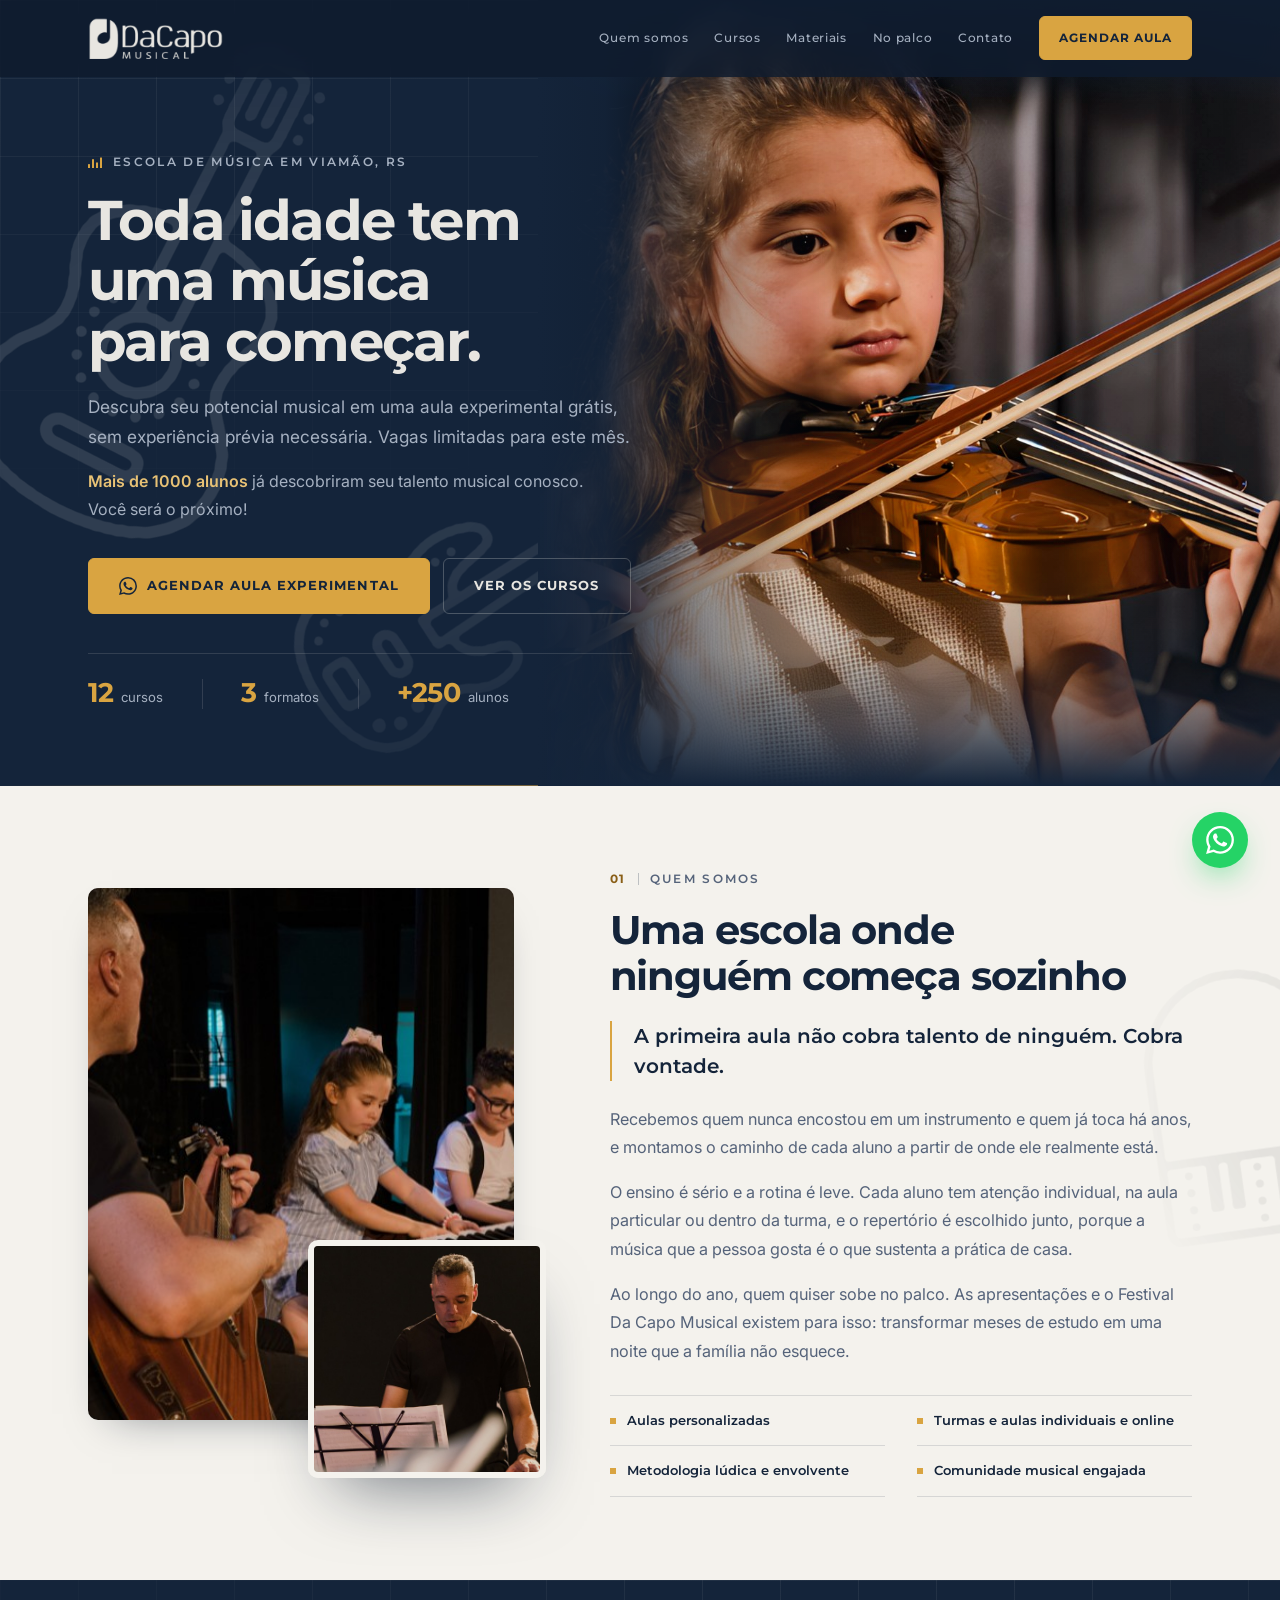
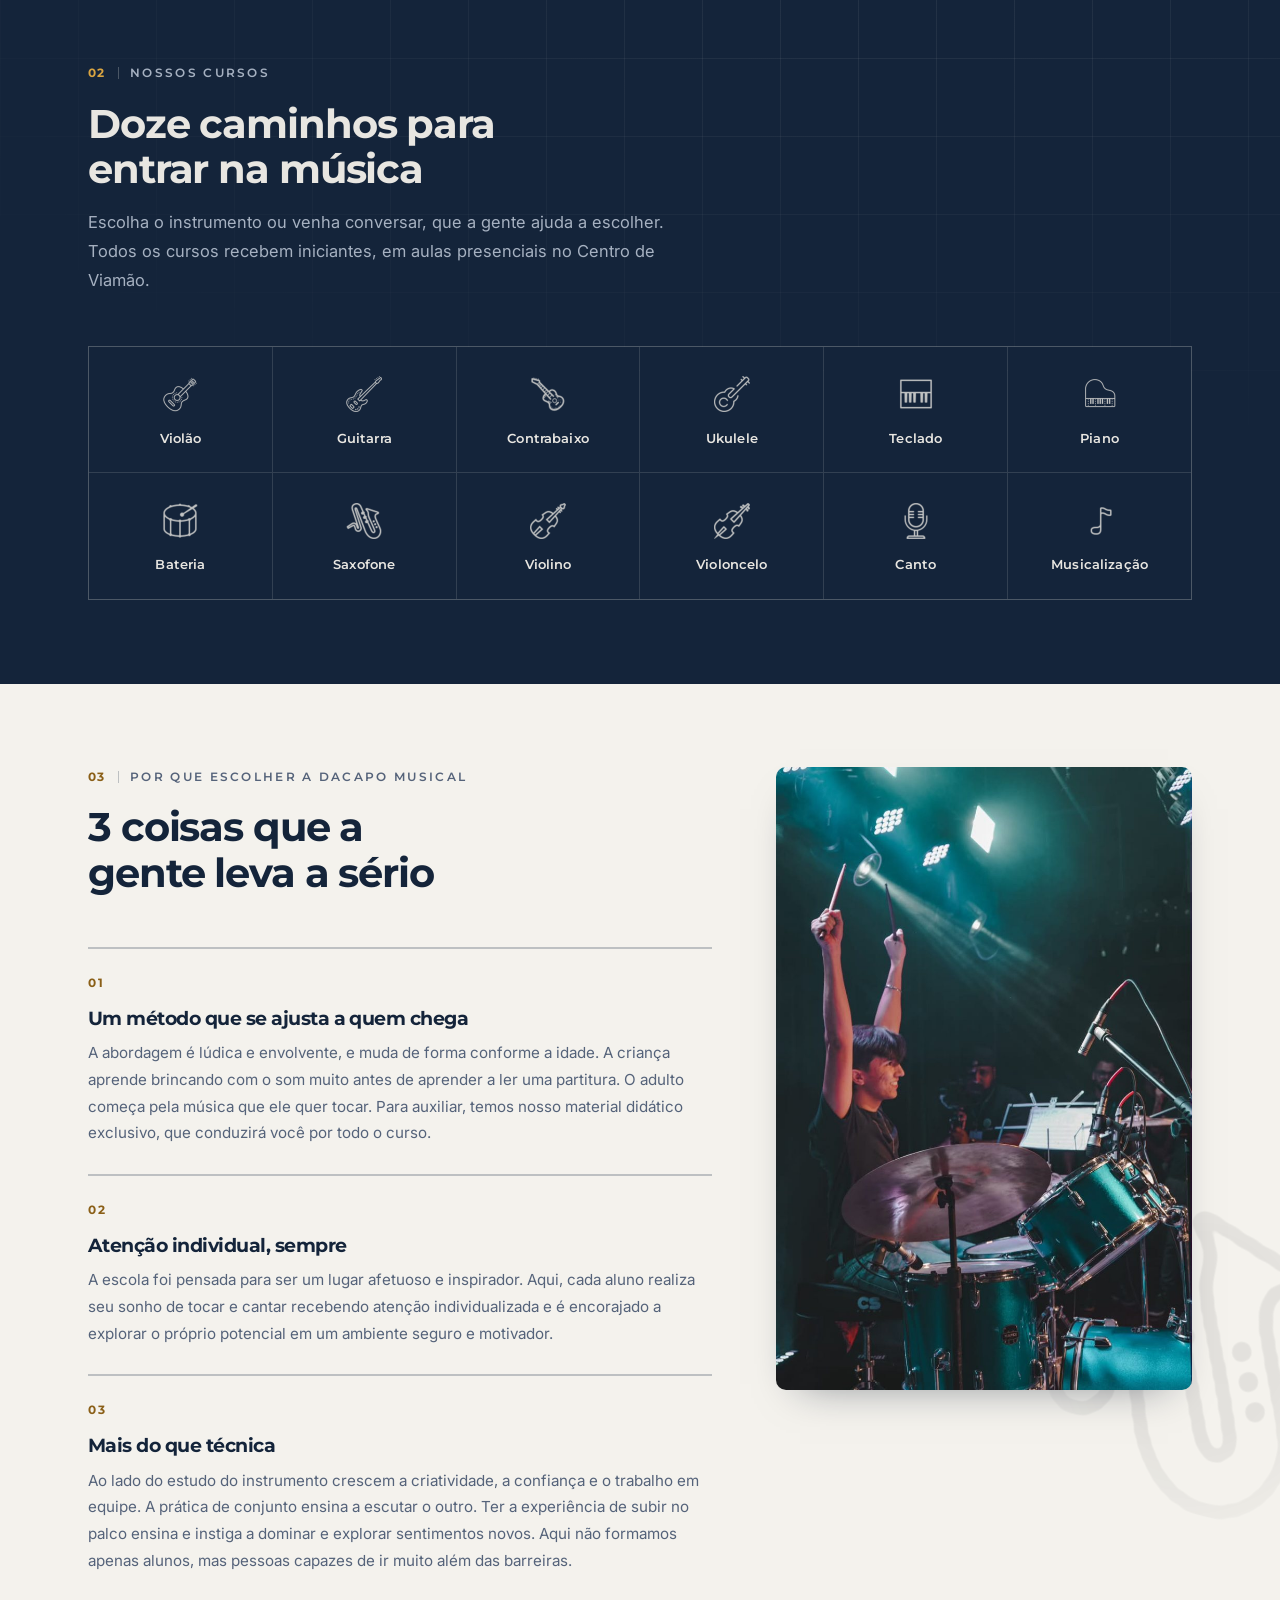
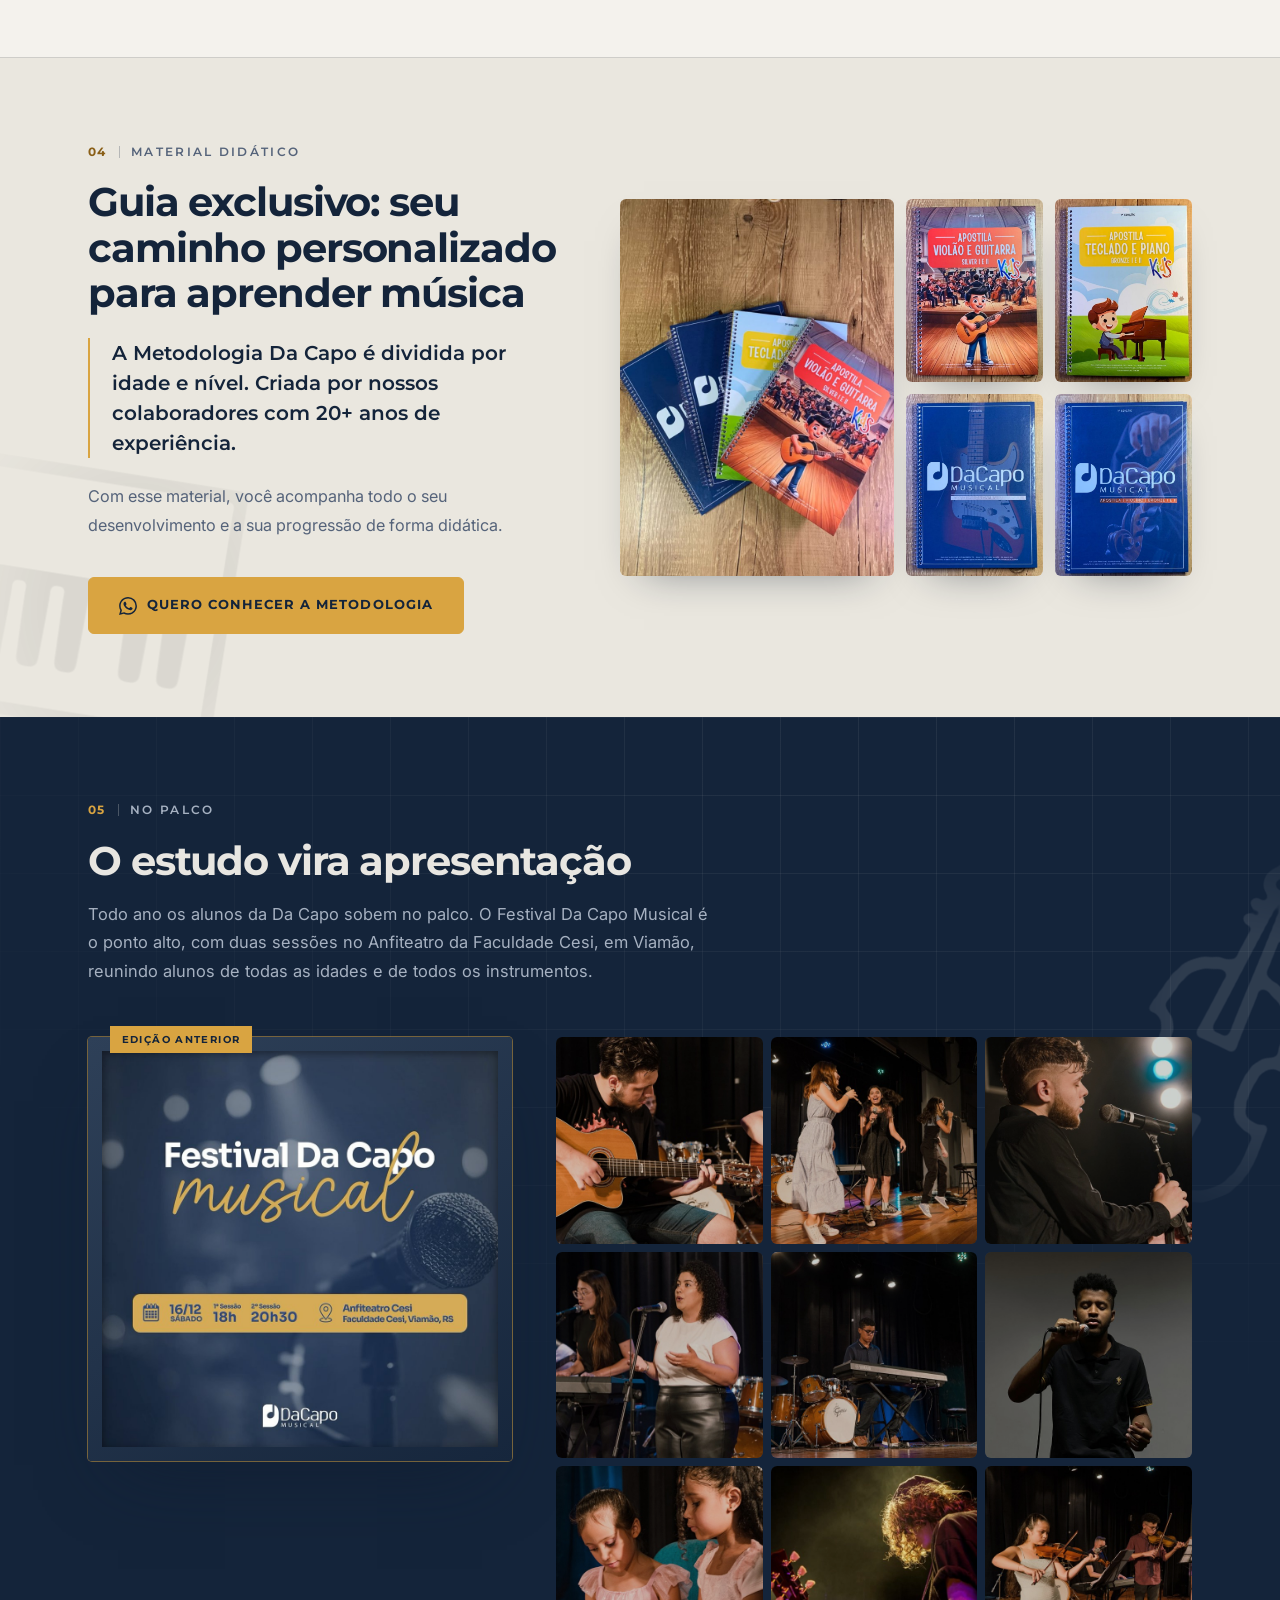
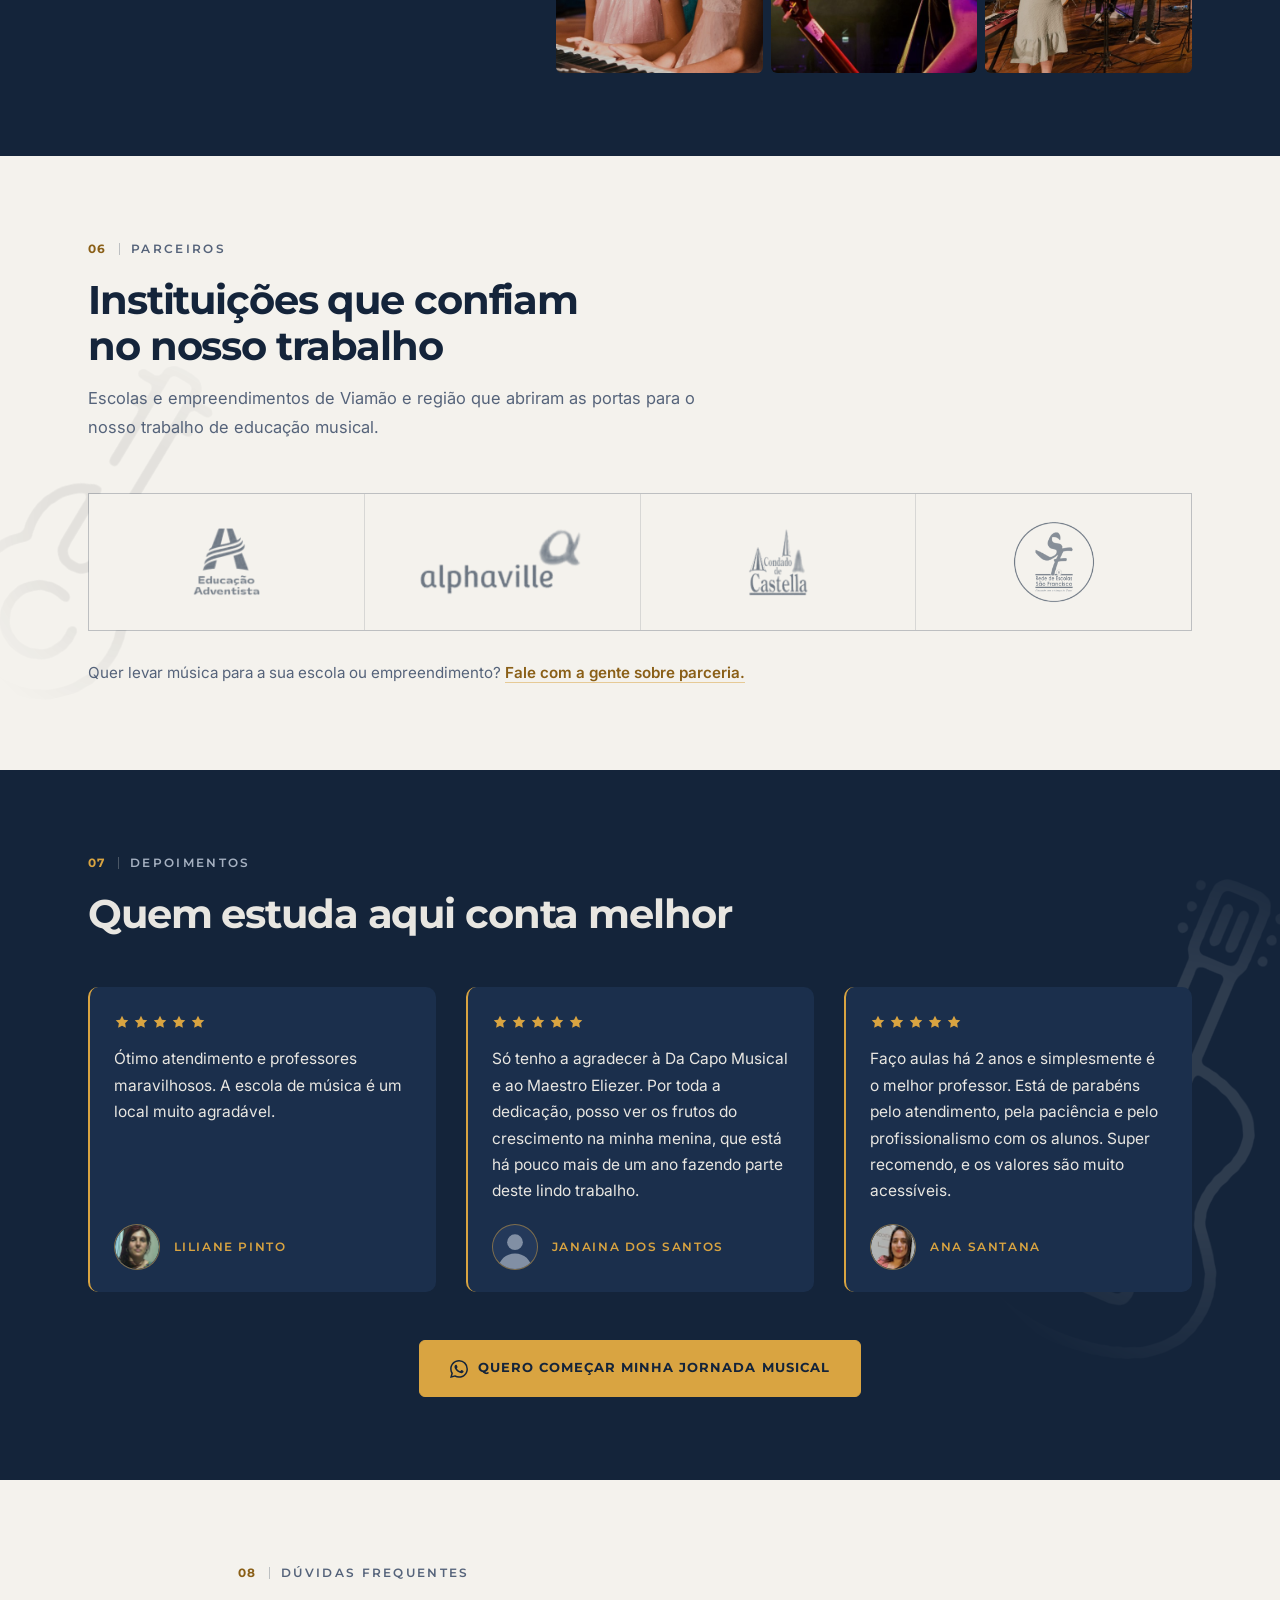
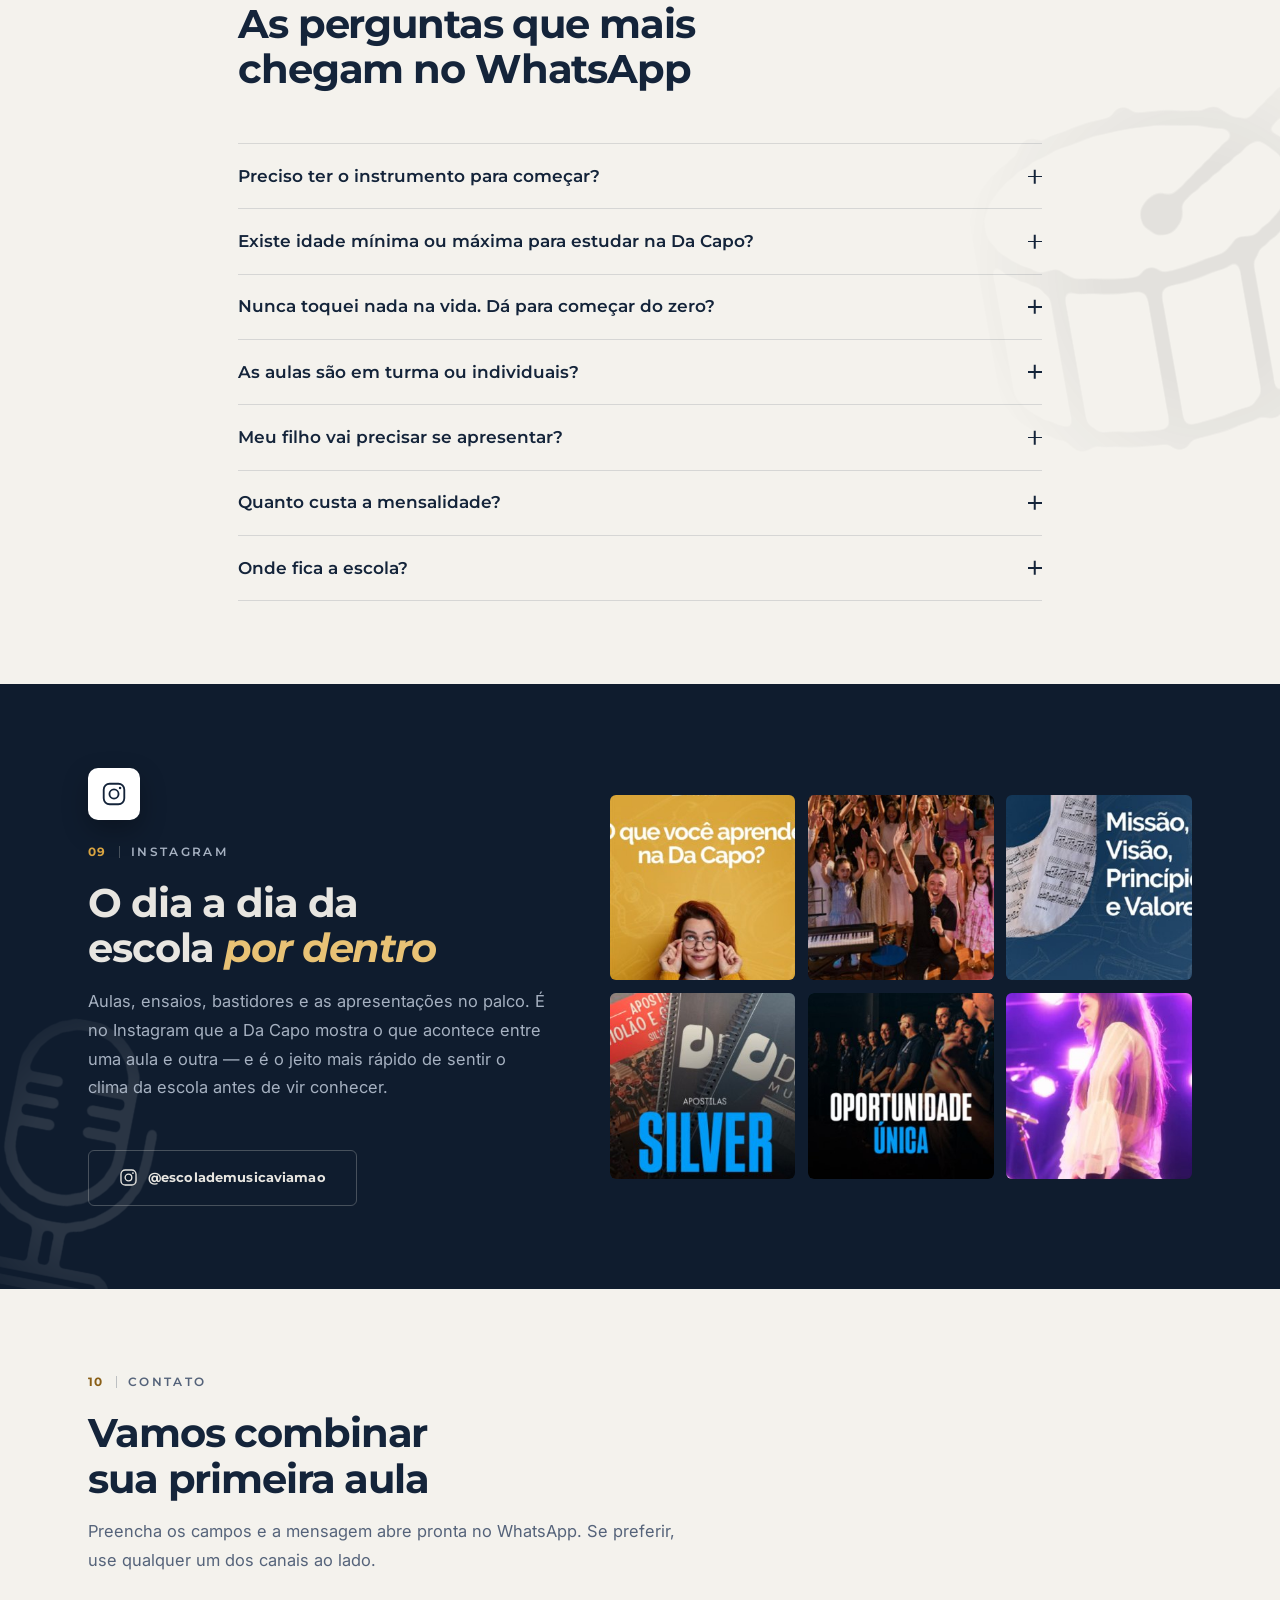
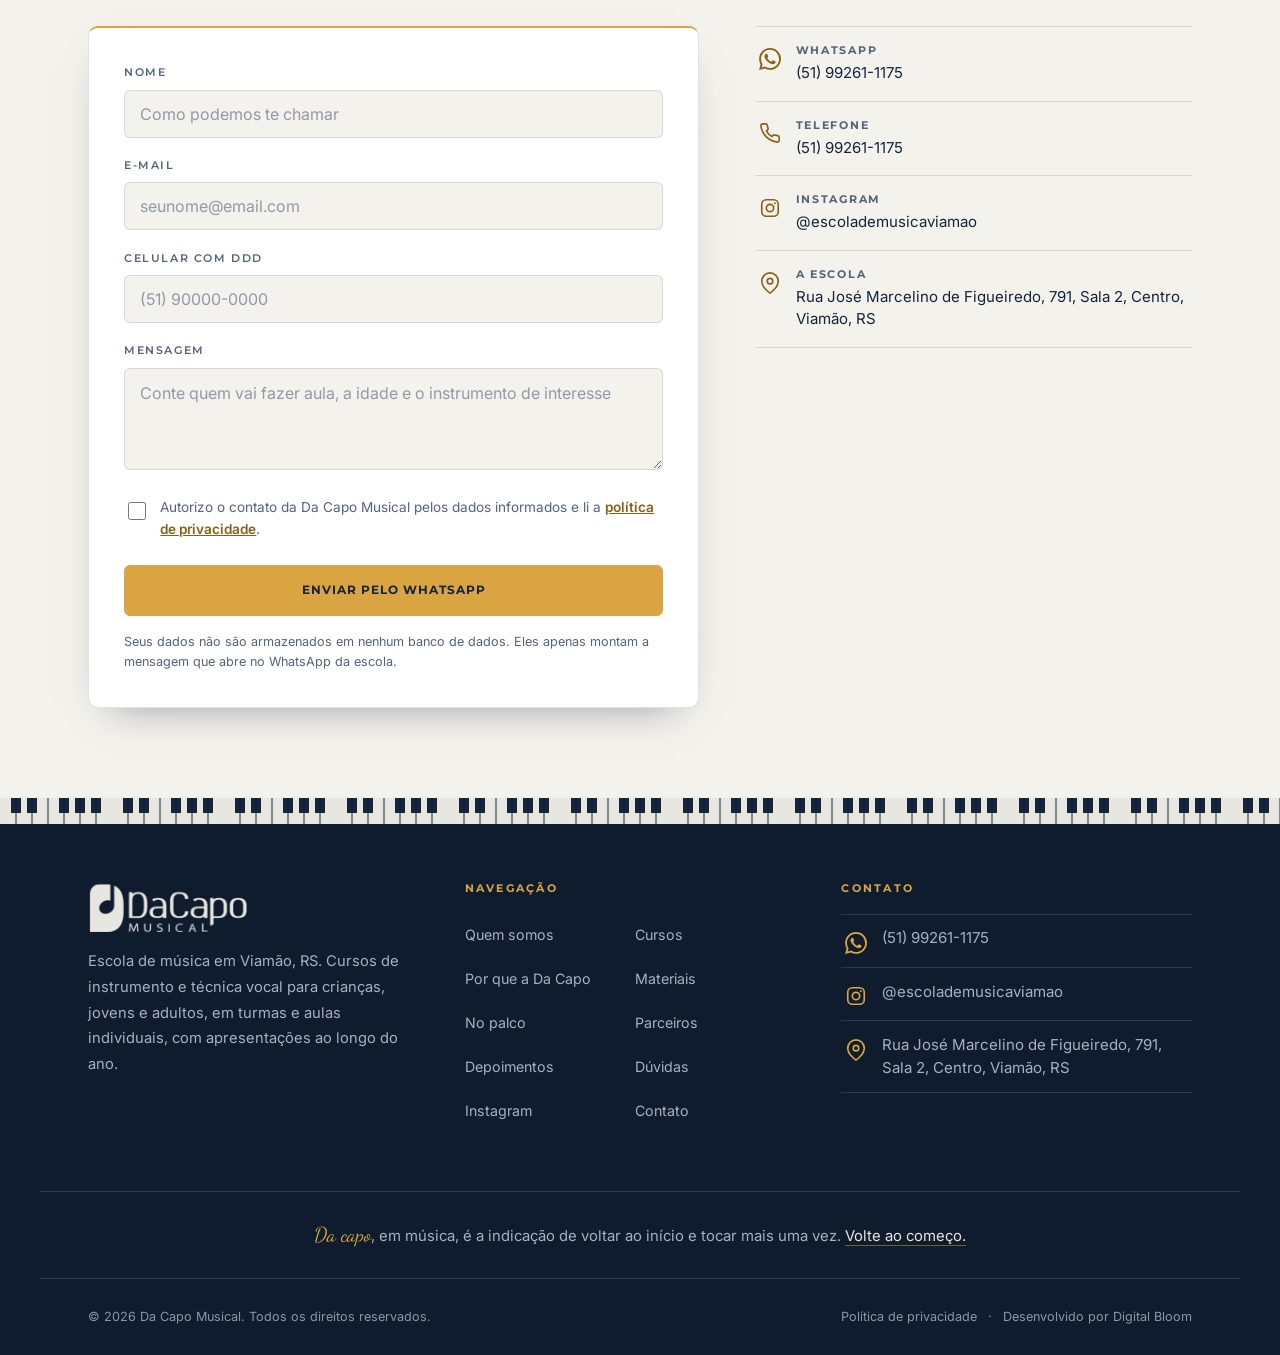
<file: index.html>
<!DOCTYPE html>
<!-- Persona visual: C — Estruturado de Alto Contraste (direção "estúdio":
     base navy alternando com claro, ouro só em detalhe, composições em camada
     e fotos reais da escola em composição: a bateria na 03, as apostilas na 04
     e o quadro do festival na 05) -->
<html lang="pt-BR">
<head>
<meta charset="UTF-8">
<!-- Google Tag Manager -->
<script>(function(w,d,s,l,i){w[l]=w[l]||[];w[l].push({'gtm.start':
new Date().getTime(),event:'gtm.js'});var f=d.getElementsByTagName(s)[0],
j=d.createElement(s),dl=l!='dataLayer'?'&l='+l:'';j.async=true;j.src=
'https://www.googletagmanager.com/gtm.js?id='+i+dl;f.parentNode.insertBefore(j,f);
})(window,document,'script','dataLayer','GTM-NLD73SGH');</script>
<!-- End Google Tag Manager -->
<meta name="viewport" content="width=device-width, initial-scale=1">

<title>Escola de Música em Viamão RS | Da Capo Musical</title>
<meta name="description" content="Escola de música em Viamão para crianças, jovens e adultos. Violão, piano, canto, bateria e mais 8 cursos, em turma ou individual. Agende sua aula experimental.">
<meta name="author" content="Da Capo Musical">
<meta name="theme-color" content="#14243A">

<link rel="canonical" href="https://dacapomusical.com.br/">
<link rel="icon" type="image/png" sizes="64x64" href="images/favicon.png">
<link rel="apple-touch-icon" sizes="180x180" href="images/apple-touch-icon.png">

<meta property="og:type" content="website">
<meta property="og:locale" content="pt_BR">
<meta property="og:site_name" content="Da Capo Musical">
<meta property="og:title" content="Escola de Música em Viamão RS | Da Capo Musical">
<meta property="og:description" content="Escola de música em Viamão para crianças, jovens e adultos. Doze cursos, turmas e aulas individuais. Agende sua aula experimental pelo WhatsApp.">
<meta property="og:url" content="https://dacapomusical.com.br/">
<meta property="og:image" content="https://dacapomusical.com.br/images/og-image.jpg">
<meta property="og:image:width" content="1200">
<meta property="og:image:height" content="630">
<meta property="og:image:alt" content="Da Capo Musical, escola de música em Viamão, RS">
<meta name="twitter:card" content="summary_large_image">
<meta name="twitter:title" content="Escola de Música em Viamão RS | Da Capo Musical">
<meta name="twitter:description" content="Escola de música em Viamão para crianças, jovens e adultos. Doze cursos, turmas e aulas individuais. Agende sua aula experimental pelo WhatsApp.">
<meta name="twitter:image" content="https://dacapomusical.com.br/images/og-image.jpg">

<link rel="preconnect" href="https://fonts.googleapis.com">
<link rel="preconnect" href="https://fonts.gstatic.com" crossorigin>
<link href="https://fonts.googleapis.com/css2?family=Montserrat:wght@500;600;700;800&family=Dancing+Script:wght@600&family=Inter:wght@400;500;600;700&display=swap" rel="stylesheet">
<link rel="stylesheet" href="css/style.css">

<script type="application/ld+json">
{
  "@context": "https://schema.org",
  "@type": ["EducationalOrganization", "LocalBusiness"],
  "name": "Da Capo Musical",
  "description": "Escola de música em Viamão, RS, com cursos de instrumento e técnica vocal para crianças, jovens e adultos, em turmas e aulas individuais.",
  "url": "https://dacapomusical.com.br/",
  "logo": "https://dacapomusical.com.br/images/logo.png",
  "image": "https://dacapomusical.com.br/images/og-image.jpg",
  "telephone": "+55-51-99261-1175",
  "address": {
    "@type": "PostalAddress",
    "streetAddress": "Rua José Marcelino de Figueiredo, 791, Sala 2",
    "addressLocality": "Viamão",
    "addressRegion": "RS",
    "postalCode": "94410-110",
    "addressCountry": "BR"
  },
  "areaServed": [
    { "@type": "City", "name": "Viamão" },
    { "@type": "City", "name": "Porto Alegre" }
  ],
  "sameAs": ["https://www.instagram.com/escolademusicaviamao/"],
  "hasOfferCatalog": {
    "@type": "OfferCatalog",
    "name": "Cursos da Da Capo Musical",
    "itemListElement": [
      { "@type": "Course", "name": "Violão",        "description": "Aulas de violão em turma ou individuais, para iniciantes e alunos com experiência.", "provider": { "@type": "Organization", "name": "Da Capo Musical" } },
      { "@type": "Course", "name": "Guitarra",      "description": "Aulas de guitarra em turma ou individuais, para iniciantes e alunos com experiência.", "provider": { "@type": "Organization", "name": "Da Capo Musical" } },
      { "@type": "Course", "name": "Contrabaixo",   "description": "Aulas de contrabaixo em turma ou individuais, para iniciantes e alunos com experiência.", "provider": { "@type": "Organization", "name": "Da Capo Musical" } },
      { "@type": "Course", "name": "Ukulele",       "description": "Aulas de ukulele em turma ou individuais, para iniciantes e alunos com experiência.", "provider": { "@type": "Organization", "name": "Da Capo Musical" } },
      { "@type": "Course", "name": "Teclado",       "description": "Aulas de teclado em turma ou individuais, para iniciantes e alunos com experiência.", "provider": { "@type": "Organization", "name": "Da Capo Musical" } },
      { "@type": "Course", "name": "Piano",         "description": "Aulas de piano em turma ou individuais, para iniciantes e alunos com experiência.", "provider": { "@type": "Organization", "name": "Da Capo Musical" } },
      { "@type": "Course", "name": "Bateria",       "description": "Aulas de bateria em turma ou individuais, para iniciantes e alunos com experiência.", "provider": { "@type": "Organization", "name": "Da Capo Musical" } },
      { "@type": "Course", "name": "Saxofone",      "description": "Aulas de saxofone em turma ou individuais, para iniciantes e alunos com experiência.", "provider": { "@type": "Organization", "name": "Da Capo Musical" } },
      { "@type": "Course", "name": "Violino",       "description": "Aulas de violino em turma ou individuais, para iniciantes e alunos com experiência.", "provider": { "@type": "Organization", "name": "Da Capo Musical" } },
      { "@type": "Course", "name": "Violoncelo",    "description": "Aulas de violoncelo em turma ou individuais, para iniciantes e alunos com experiência.", "provider": { "@type": "Organization", "name": "Da Capo Musical" } },
      { "@type": "Course", "name": "Canto",         "description": "Aulas de técnica vocal em turma ou individuais, para iniciantes e alunos com experiência.", "provider": { "@type": "Organization", "name": "Da Capo Musical" } },
      { "@type": "Course", "name": "Musicalização", "description": "Musicalização infantil com abordagem lúdica, primeiro contato da criança com a música.", "provider": { "@type": "Organization", "name": "Da Capo Musical" } }
    ]
  }
}
</script>

<script type="application/ld+json">
{
  "@context": "https://schema.org",
  "@type": "FAQPage",
  "mainEntity": [
    { "@type": "Question", "name": "Preciso ter o instrumento para começar?", "acceptedAnswer": { "@type": "Answer", "text": "Para a aula experimental, não. Fale com a gente pelo WhatsApp que orientamos o que é necessário para cada instrumento e em que momento vale a pena comprar o seu, sem pressa e sem exagero." } },
    { "@type": "Question", "name": "Existe idade mínima ou máxima para estudar na Da Capo?", "acceptedAnswer": { "@type": "Answer", "text": "A escola atende da musicalização infantil ao aluno adulto e da terceira idade. Não existe idade para começar, existe o formato certo para cada fase. Fale com a gente e indicamos o caminho." } },
    { "@type": "Question", "name": "Nunca toquei nada na vida. Dá para começar do zero?", "acceptedAnswer": { "@type": "Answer", "text": "Dá, e é o começo mais comum aqui. Todos os cursos atendem iniciantes, e o professor parte de onde você está, não de onde você imagina que deveria estar." } },
    { "@type": "Question", "name": "As aulas são em turma ou individuais?", "acceptedAnswer": { "@type": "Answer", "text": "As duas coisas. A turma dá convivência e prática de tocar junto. A aula individual dá ritmo próprio e foco. A escolha é feita com você depois da aula experimental." } },
    { "@type": "Question", "name": "Meu filho vai precisar se apresentar?", "acceptedAnswer": { "@type": "Answer", "text": "Só se ele quiser. As apresentações e o Festival Da Capo Musical são abertos a quem se sentir pronto. Ninguém é obrigado a subir no palco, e ninguém fica de fora quando quer subir." } },
    { "@type": "Question", "name": "Quanto custa a mensalidade?", "acceptedAnswer": { "@type": "Answer", "text": "Os valores variam conforme o instrumento e o formato da aula, em turma ou individual. Informamos tudo no primeiro contato pelo WhatsApp, sem compromisso." } },
    { "@type": "Question", "name": "Onde fica a escola?", "acceptedAnswer": { "@type": "Answer", "text": "Na Rua José Marcelino de Figueiredo, 791, Sala 2, Centro, Viamão, RS, CEP 94410-110." } }
  ]
}
</script>

<!-- Meta Pixel Code -->
<script>
!function(f,b,e,v,n,t,s)
{if(f.fbq)return;n=f.fbq=function(){n.callMethod?
n.callMethod.apply(n,arguments):n.queue.push(arguments)};
if(!f._fbq)f._fbq=n;n.push=n;n.loaded=!0;n.version='2.0';
n.queue=[];t=b.createElement(e);t.async=!0;
t.src=v;s=b.getElementsByTagName(e)[0];
s.parentNode.insertBefore(t,s)}(window, document,'script',
'https://connect.facebook.net/en_US/fbevents.js');
fbq('init', '28267828236187607');
fbq('track', 'PageView');
</script>
<!-- End Meta Pixel Code -->

</head>

<body id="topo">
<!-- Google Tag Manager (noscript) -->
<noscript><iframe src="https://www.googletagmanager.com/ns.html?id=GTM-NLD73SGH"
height="0" width="0" style="display:none;visibility:hidden"></iframe></noscript>
<!-- End Google Tag Manager (noscript) -->

<!-- Meta Pixel: fallback sem JavaScript. Fica no início do <body>, e não no
     <head> como no trecho original: dentro de <head> o <noscript> só aceita
     link, style e meta, então uma <img> ali é HTML inválido. O efeito é o mesmo. -->
<noscript><img height="1" width="1" style="display:none"
src="https://www.facebook.com/tr?id=28267828236187607&amp;ev=PageView&amp;noscript=1"
alt=""/></noscript>


<svg class="svg-oculto" aria-hidden="true" focusable="false">
  <pattern id="teclas" width="112" height="26" patternUnits="userSpaceOnUse">
    <rect width="112" height="26" fill="#E8E6E1"/>
    <g stroke="#14243A" stroke-width="1">
      <line x1="16" y1="0" x2="16" y2="26"/><line x1="32" y1="0" x2="32" y2="26"/>
      <line x1="48" y1="0" x2="48" y2="26"/><line x1="64" y1="0" x2="64" y2="26"/>
      <line x1="80" y1="0" x2="80" y2="26"/><line x1="96" y1="0" x2="96" y2="26"/>
    </g>
    <g fill="#14243A">
      <rect x="11" y="0" width="10" height="15"/><rect x="27" y="0" width="10" height="15"/>
      <rect x="59" y="0" width="10" height="15"/><rect x="75" y="0" width="10" height="15"/>
      <rect x="91" y="0" width="10" height="15"/>
    </g>
  </pattern>
</svg>

<a class="pular-para-conteudo" href="#conteudo">Pular para o conteúdo</a>

<!-- ================= CABEÇALHO ================= -->
<header class="cabecalho" id="cabecalho">
  <div class="cabecalho__interno">
    <a class="cabecalho__logo" href="#topo" aria-label="Da Capo Musical, página inicial">
      <img src="images/logo-claro.png" alt="Da Capo Musical" width="680" height="212">
    </a>

    <nav class="cabecalho__nav" aria-label="Navegação principal">
      <ul>
        <li><a href="#sobre">Quem somos</a></li>
        <li><a href="#cursos">Cursos</a></li>
        <li><a href="#materiais">Materiais</a></li>
        <li><a href="#palco">No palco</a></li>
        <li><a href="#contato">Contato</a></li>
      </ul>
    </nav>

    <a class="botao botao--ouro cabecalho__cta" href="https://wa.me/5551992611175?text=Ol%C3%A1!%20Vim%20pelo%20site%20e%20gostaria%20de%20agendar%20uma%20aula%20experimental." target="_blank" rel="noopener">Agendar aula</a>

    <button class="nav-toggle" id="navToggle" aria-label="Abrir menu" aria-expanded="false" aria-controls="mobileMenu">
      <svg viewBox="0 0 24 24" fill="none" stroke="currentColor" stroke-width="1.8" stroke-linecap="round" aria-hidden="true"><path d="M4 7h16M4 12h16M4 17h16"/></svg>
    </button>
  </div>
</header>

<div class="menu-backdrop" id="menuBackdrop"></div>
<nav class="mobile-menu" id="mobileMenu" aria-label="Menu">
  <div class="mobile-menu__head">
    <img class="mobile-menu__logo" src="images/logo-claro.png" alt="Da Capo Musical" width="680" height="212">
    <button class="mobile-close" id="mobileClose" aria-label="Fechar menu">
      <svg viewBox="0 0 24 24" fill="none" stroke="currentColor" stroke-width="1.8" stroke-linecap="round" aria-hidden="true"><path d="M6 6l12 12M18 6L6 18"/></svg>
    </button>
  </div>
  <ul class="mobile-menu__links">
    <li><a href="#sobre"><span>01</span>Quem somos</a></li>
    <li><a href="#cursos"><span>02</span>Cursos</a></li>
    <li><a href="#diferenciais"><span>03</span>Por que a Da Capo</a></li>
    <li><a href="#materiais"><span>04</span>Materiais</a></li>
    <li><a href="#palco"><span>05</span>No palco</a></li>
    <li><a href="#parceiros"><span>06</span>Parceiros</a></li>
    <li><a href="#depoimentos"><span>07</span>Depoimentos</a></li>
    <li><a href="#faq"><span>08</span>Dúvidas</a></li>
    <li><a href="#instagram"><span>09</span>Instagram</a></li>
    <li><a href="#contato"><span>10</span>Contato</a></li>
  </ul>
  <a class="botao botao--ouro mobile-menu__cta" href="https://wa.me/5551992611175?text=Ol%C3%A1!%20Vim%20pelo%20site%20e%20gostaria%20de%20agendar%20uma%20aula%20experimental." target="_blank" rel="noopener">Agendar aula experimental</a>
</nav>

<main id="conteudo">

<!-- ================= ABERTURA ================= -->
<section class="hero">
  <div class="hero__malha" aria-hidden="true"></div>

  <!-- violão e guitarra: os próprios ícones dos cursos, ampliados e deitados
       atrás da coluna de texto, para a abertura dizer "música" antes da leitura -->
  <div class="hero__instrumentos" aria-hidden="true">
    <img class="hero__instrumento hero__instrumento--violao" src="images/fundo-violao.png" alt="" width="900" height="900" decoding="async">
    <img class="hero__instrumento hero__instrumento--guitarra" src="images/fundo-guitarra.png" alt="" width="900" height="900" decoding="async">
  </div>


  <div class="envolucro hero__grade">
    <div class="hero__texto">
      <p class="rotulo rotulo--claro">
        <span class="equalizador" aria-hidden="true"><i></i><i></i><i></i><i></i></span>
        Escola de música em Viamão, RS
      </p>
      <h1 class="hero__titulo">Toda idade tem uma música para começar.</h1>
      <p class="hero__sub">Descubra seu potencial musical em uma aula experimental grátis, sem experiência prévia necessária. Vagas limitadas para este mês.</p>
      <p class="hero__prova"><strong>Mais de 1000 alunos</strong> já descobriram seu talento musical conosco. Você será o próximo!</p>

      <div class="hero__acoes">
        <a class="botao botao--ouro botao--grande" href="https://wa.me/5551992611175?text=Ol%C3%A1!%20Vim%20pelo%20site%20e%20gostaria%20de%20agendar%20uma%20aula%20experimental." target="_blank" rel="noopener">
          <svg width="18" height="18" viewBox="0 0 24 24" fill="currentColor" aria-hidden="true"><path d="M17.472 14.382c-.297-.149-1.758-.867-2.03-.967-.273-.099-.471-.148-.67.15-.197.297-.767.966-.94 1.164-.173.199-.347.223-.644.075-.297-.15-1.255-.463-2.39-1.475-.883-.788-1.48-1.761-1.653-2.059-.173-.297-.018-.458.13-.606.134-.133.298-.347.446-.52.149-.174.198-.298.298-.497.099-.198.05-.371-.025-.52-.075-.149-.669-1.612-.916-2.207-.242-.579-.487-.5-.669-.51-.173-.008-.371-.01-.57-.01-.198 0-.52.074-.792.372-.272.297-1.04 1.016-1.04 2.479 0 1.462 1.065 2.875 1.213 3.074.149.198 2.096 3.2 5.077 4.487.709.306 1.262.489 1.694.625.712.227 1.36.195 1.871.118.571-.085 1.758-.719 2.006-1.413.248-.694.248-1.289.173-1.413-.074-.124-.272-.198-.57-.347m-5.421 7.403h-.004a9.87 9.87 0 01-5.031-1.378l-.361-.214-3.741.982.998-3.648-.235-.374a9.86 9.86 0 01-1.51-5.26c.001-5.45 4.436-9.884 9.888-9.884 2.64 0 5.122 1.03 6.988 2.898a9.825 9.825 0 012.893 6.994c-.003 5.45-4.437 9.884-9.885 9.884m8.413-18.297A11.815 11.815 0 0012.05 0C5.495 0 .16 5.335.157 11.892c0 2.096.547 4.142 1.588 5.945L.057 24l6.305-1.654a11.882 11.882 0 005.683 1.448h.005c6.554 0 11.89-5.335 11.893-11.893a11.821 11.821 0 00-3.48-8.413Z"/></svg>
          Agendar aula experimental
        </a>
        <a class="botao botao--fantasma botao--grande" href="#cursos">Ver os cursos</a>
      </div>

      <ul class="numeros">
        <li><strong>12</strong><span>cursos</span></li>
        <li><strong>3</strong><span>formatos</span></li>
        <li><strong>+250</strong><span>alunos</span></li>
      </ul>
    </div>

  </div>

  <!-- foto única sangrando pela borda direita, dissolvida no fundo por um véu de gradiente -->
  <figure class="hero__foto">
    <img src="images/hero-violino.jpg" alt="Aluna da Da Capo Musical tocando violino durante uma apresentação no palco" width="1100" height="1100" fetchpriority="high">
    <span class="hero__veu" aria-hidden="true"></span>
  </figure>
</section>

<!-- ================= 01. QUEM SOMOS ================= -->
<section class="secao secao--claro" id="sobre">
  <img class="secao__instrumento secao__instrumento--piano" src="images/fundo-piano.png" alt="" width="800" height="800" loading="lazy" decoding="async" aria-hidden="true">
  <div class="envolucro secao__grade">
    <div class="secao__midia animate-on-scroll">
      <figure class="quadro quadro--alto">
        <img src="images/aula-teclado-criancas.jpg" alt="Professor tocando violão ao lado de duas crianças no teclado durante a aula" width="500" height="500" loading="lazy">
      </figure>
      <figure class="quadro quadro--sobreposto">
        <img src="images/professor-partitura.jpg" alt="Professor lendo a partitura na estante durante o ensaio" width="500" height="500" loading="lazy">
      </figure>
    </div>

    <div class="secao__texto animate-on-scroll">
      <p class="rotulo"><span class="rotulo__num">01</span>Quem somos</p>
      <h2 class="titulo">Uma escola onde ninguém começa sozinho</h2>
      <p class="destaque">A primeira aula não cobra talento de ninguém. Cobra vontade.</p>
      <p>Recebemos quem nunca encostou em um instrumento e quem já toca há anos, e montamos o caminho de cada aluno a partir de onde ele realmente está.</p>
      <p>O ensino é sério e a rotina é leve. Cada aluno tem atenção individual, na aula particular ou dentro da turma, e o repertório é escolhido junto, porque a música que a pessoa gosta é o que sustenta a prática de casa.</p>
      <p>Ao longo do ano, quem quiser sobe no palco. As apresentações e o Festival Da Capo Musical existem para isso: transformar meses de estudo em uma noite que a família não esquece.</p>

      <ul class="marcas">
        <li style="--i:0">Aulas personalizadas</li>
        <li style="--i:1">Turmas e aulas individuais e online</li>
        <li style="--i:2">Metodologia lúdica e envolvente</li>
        <li style="--i:3">Comunidade musical engajada</li>
      </ul>
    </div>
  </div>
</section>

<!-- ================= 02. CURSOS ================= -->
<section class="secao secao--noite" id="cursos">
  <div class="secao__malha" aria-hidden="true"></div>
  <div class="envolucro">
    <div class="cabecalho-secao animate-on-scroll">
      <p class="rotulo rotulo--claro"><span class="rotulo__num">02</span>Nossos cursos</p>
      <h2 class="titulo">Doze caminhos para entrar na música</h2>
      <p class="intro">Escolha o instrumento ou venha conversar, que a gente ajuda a escolher. Todos os cursos recebem iniciantes, em aulas presenciais no Centro de Viamão.</p>
    </div>

    <ul class="cursos animate-on-scroll">
      <li class="curso" style="--i:0"><img src="images/icones-claro/violao.png" alt="" width="160" height="160" loading="lazy"><span>Violão</span></li>
      <li class="curso" style="--i:1"><img src="images/icones-claro/guitarra.png" alt="" width="160" height="160" loading="lazy"><span>Guitarra</span></li>
      <li class="curso" style="--i:2"><img src="images/icones-claro/contrabaixo.png" alt="" width="160" height="160" loading="lazy"><span>Contrabaixo</span></li>
      <li class="curso" style="--i:3"><img src="images/icones-claro/ukulele.png" alt="" width="160" height="160" loading="lazy"><span>Ukulele</span></li>
      <li class="curso" style="--i:4"><img src="images/icones-claro/teclado.png" alt="" width="160" height="160" loading="lazy"><span>Teclado</span></li>
      <li class="curso" style="--i:5"><img src="images/icones-claro/piano.png" alt="" width="160" height="160" loading="lazy"><span>Piano</span></li>
      <li class="curso" style="--i:6"><img src="images/icones-claro/bateria.png" alt="" width="160" height="160" loading="lazy"><span>Bateria</span></li>
      <li class="curso" style="--i:7"><img src="images/icones-claro/saxofone.png" alt="" width="160" height="160" loading="lazy"><span>Saxofone</span></li>
      <li class="curso" style="--i:8"><img src="images/icones-claro/violino.png" alt="" width="160" height="160" loading="lazy"><span>Violino</span></li>
      <li class="curso" style="--i:9"><img src="images/icones-claro/violoncelo.png" alt="" width="160" height="160" loading="lazy"><span>Violoncelo</span></li>
      <li class="curso" style="--i:10"><img src="images/icones-claro/canto.png" alt="" width="160" height="160" loading="lazy"><span>Canto</span></li>
      <li class="curso" style="--i:11"><img src="images/icones-claro/musicalizacao.png" alt="" width="160" height="160" loading="lazy"><span>Musicalização</span></li>
    </ul>
  </div>
</section>

<!-- ================= 03. POR QUE A DA CAPO ================= -->
<section class="secao secao--claro" id="diferenciais">
  <img class="secao__instrumento secao__instrumento--saxofone" src="images/fundo-saxofone.png" alt="" width="800" height="800" loading="lazy" decoding="async" aria-hidden="true">
  <div class="envolucro diferenciais">
    <div class="diferenciais__texto">
      <div class="cabecalho-secao animate-on-scroll">
        <p class="rotulo"><span class="rotulo__num">03</span>Por que escolher a DaCapo Musical</p>
        <h2 class="titulo">3 coisas que a gente leva a sério</h2>
      </div>

      <ul class="razoes animate-on-scroll">
        <li class="razao" style="--i:0">
          <span class="razao__num">01</span>
          <h3>Um método que se ajusta a quem chega</h3>
          <p>A abordagem é lúdica e envolvente, e muda de forma conforme a idade. A criança aprende brincando com o som muito antes de aprender a ler uma partitura. O adulto começa pela música que ele quer tocar. Para auxiliar, temos nosso material didático exclusivo, que conduzirá você por todo o curso.</p>
        </li>
        <li class="razao" style="--i:1">
          <span class="razao__num">02</span>
          <h3>Atenção individual, sempre</h3>
          <p>A escola foi pensada para ser um lugar afetuoso e inspirador. Aqui, cada aluno realiza seu sonho de tocar e cantar recebendo atenção individualizada e é encorajado a explorar o próprio potencial em um ambiente seguro e motivador.</p>
        </li>
        <li class="razao" style="--i:2">
          <span class="razao__num">03</span>
          <h3>Mais do que técnica</h3>
          <p>Ao lado do estudo do instrumento crescem a criatividade, a confiança e o trabalho em equipe. A prática de conjunto ensina a escutar o outro. Ter a experiência de subir no palco ensina e instiga a dominar e explorar sentimentos novos. Aqui não formamos apenas alunos, mas pessoas capazes de ir muito além das barreiras.</p>
        </li>
      </ul>
    </div>

    <!-- a foto fica presa na tela enquanto as razões passam (sticky) -->
    <figure class="quadro diferenciais__foto animate-on-scroll">
      <img src="images/diferenciais-bateria.jpg" alt="Aluno da Da Capo Musical sorrindo com as baquetas para o alto, na bateria, durante apresentação no palco" width="800" height="1199" loading="lazy" decoding="async">
    </figure>
  </div>
</section>

<!-- ================= 04. MATERIAL DIDÁTICO ================= -->
<section class="secao secao--claro secao--materiais" id="materiais">
  <img class="secao__instrumento secao__instrumento--teclado" src="images/fundo-teclado.png" alt="" width="800" height="800" loading="lazy" decoding="async" aria-hidden="true">
  <div class="envolucro materiais">
    <div class="materiais__texto animate-on-scroll">
      <p class="rotulo"><span class="rotulo__num">04</span>Material didático</p>
      <h2 class="titulo">Guia exclusivo: seu caminho personalizado para aprender música</h2>
      <p class="destaque">A Metodologia Da Capo é dividida por idade e nível. Criada por nossos colaboradores com 20+ anos de experiência.</p>
      <p>Com esse material, você acompanha todo o seu desenvolvimento e a sua progressão de forma didática.</p>
      <div class="materiais__acao materiais__acao--texto">
        <a class="botao botao--ouro botao--grande" href="https://wa.me/5551992611175?text=Ol%C3%A1!%20Vim%20pelo%20site%20e%20gostaria%20de%20conhecer%20a%20Metodologia%20Da%20Capo%20e%20agendar%20uma%20aula%20experimental." target="_blank" rel="noopener">
          <svg width="18" height="18" viewBox="0 0 24 24" fill="currentColor" aria-hidden="true"><path d="M17.472 14.382c-.297-.149-1.758-.867-2.03-.967-.273-.099-.471-.148-.67.15-.197.297-.767.966-.94 1.164-.173.199-.347.223-.644.075-.297-.15-1.255-.463-2.39-1.475-.883-.788-1.48-1.761-1.653-2.059-.173-.297-.018-.458.13-.606.134-.133.298-.347.446-.52.149-.174.198-.298.298-.497.099-.198.05-.371-.025-.52-.075-.149-.669-1.612-.916-2.207-.242-.579-.487-.5-.669-.51-.173-.008-.371-.01-.57-.01-.198 0-.52.074-.792.372-.272.297-1.04 1.016-1.04 2.479 0 1.462 1.065 2.875 1.213 3.074.149.198 2.096 3.2 5.077 4.487.709.306 1.262.489 1.694.625.712.227 1.36.195 1.871.118.571-.085 1.758-.719 2.006-1.413.248-.694.248-1.289.173-1.413-.074-.124-.272-.198-.57-.347m-5.421 7.403h-.004a9.87 9.87 0 01-5.031-1.378l-.361-.214-3.741.982.998-3.648-.235-.374a9.86 9.86 0 01-1.51-5.26c.001-5.45 4.436-9.884 9.888-9.884 2.64 0 5.122 1.03 6.988 2.898a9.825 9.825 0 012.893 6.994c-.003 5.45-4.437 9.884-9.885 9.884m8.413-18.297A11.815 11.815 0 0012.05 0C5.495 0 .16 5.335.157 11.892c0 2.096.547 4.142 1.588 5.945L.057 24l6.305-1.654a11.882 11.882 0 005.683 1.448h.005c6.554 0 11.89-5.335 11.893-11.893a11.821 11.821 0 00-3.48-8.413Z"/></svg>
          Quero conhecer a metodologia
        </a>
      </div>
    </div>

    <ul class="materiais__mosaico animate-on-scroll">
      <li class="materiais__item materiais__item--destaque" style="--i:0"><img src="images/material-apostilas.jpg" alt="Apostilas da Metodologia Da Capo abertas em leque sobre a mesa" width="720" height="960" loading="lazy" decoding="async"></li>
      <li class="materiais__item" style="--i:1"><img src="images/material-violao-guitarra-kids.jpg" alt="Capa da apostila Violão e Guitarra Kids, níveis Silver I e II" width="540" height="720" loading="lazy" decoding="async"></li>
      <li class="materiais__item" style="--i:2"><img src="images/material-teclado-piano-kids.jpg" alt="Capa da apostila Teclado e Piano Kids, níveis Bronze I e II" width="540" height="720" loading="lazy" decoding="async"></li>
      <li class="materiais__item" style="--i:3"><img src="images/material-guitarra.jpg" alt="Capa da apostila de Guitarra, níveis Silver I e II" width="540" height="720" loading="lazy" decoding="async"></li>
      <li class="materiais__item" style="--i:4"><img src="images/material-violino.jpg" alt="Capa da apostila de Violino, níveis Bronze I e II" width="540" height="720" loading="lazy" decoding="async"></li>
    </ul>
    <!-- no celular a coluna empilha: o CTA vem depois das fotos (o do texto some) -->
    <div class="materiais__acao materiais__acao--fotos animate-on-scroll">
      <a class="botao botao--ouro botao--grande" href="https://wa.me/5551992611175?text=Ol%C3%A1!%20Vim%20pelo%20site%20e%20gostaria%20de%20conhecer%20a%20Metodologia%20Da%20Capo%20e%20agendar%20uma%20aula%20experimental." target="_blank" rel="noopener">
        <svg width="18" height="18" viewBox="0 0 24 24" fill="currentColor" aria-hidden="true"><path d="M17.472 14.382c-.297-.149-1.758-.867-2.03-.967-.273-.099-.471-.148-.67.15-.197.297-.767.966-.94 1.164-.173.199-.347.223-.644.075-.297-.15-1.255-.463-2.39-1.475-.883-.788-1.48-1.761-1.653-2.059-.173-.297-.018-.458.13-.606.134-.133.298-.347.446-.52.149-.174.198-.298.298-.497.099-.198.05-.371-.025-.52-.075-.149-.669-1.612-.916-2.207-.242-.579-.487-.5-.669-.51-.173-.008-.371-.01-.57-.01-.198 0-.52.074-.792.372-.272.297-1.04 1.016-1.04 2.479 0 1.462 1.065 2.875 1.213 3.074.149.198 2.096 3.2 5.077 4.487.709.306 1.262.489 1.694.625.712.227 1.36.195 1.871.118.571-.085 1.758-.719 2.006-1.413.248-.694.248-1.289.173-1.413-.074-.124-.272-.198-.57-.347m-5.421 7.403h-.004a9.87 9.87 0 01-5.031-1.378l-.361-.214-3.741.982.998-3.648-.235-.374a9.86 9.86 0 01-1.51-5.26c.001-5.45 4.436-9.884 9.888-9.884 2.64 0 5.122 1.03 6.988 2.898a9.825 9.825 0 012.893 6.994c-.003 5.45-4.437 9.884-9.885 9.884m8.413-18.297A11.815 11.815 0 0012.05 0C5.495 0 .16 5.335.157 11.892c0 2.096.547 4.142 1.588 5.945L.057 24l6.305-1.654a11.882 11.882 0 005.683 1.448h.005c6.554 0 11.89-5.335 11.893-11.893a11.821 11.821 0 00-3.48-8.413Z"/></svg>
        Quero conhecer a metodologia
      </a>
    </div>
  </div>
</section>

<!-- ================= 05. NO PALCO ================= -->
<section class="secao secao--noite" id="palco">
  <img class="secao__instrumento secao__instrumento--violino" src="images/fundo-violino.png" alt="" width="800" height="800" loading="lazy" decoding="async" aria-hidden="true">
  <div class="secao__malha" aria-hidden="true"></div>
  <div class="envolucro">
    <div class="cabecalho-secao animate-on-scroll">
      <p class="rotulo rotulo--claro"><span class="rotulo__num">05</span>No palco</p>
      <h2 class="titulo">O estudo vira apresentação</h2>
      <p class="intro">Todo ano os alunos da Da Capo sobem no palco. O Festival Da Capo Musical é o ponto alto, com duas sessões no Anfiteatro da Faculdade Cesi, em Viamão, reunindo alunos de todas as idades e de todos os instrumentos.</p>
    </div>

    <div class="palco animate-on-scroll">
      <!-- mockup: o cartaz do festival apresentado como um quadro emoldurado -->
      <figure class="cartaz">
        <span class="cartaz__passe" aria-hidden="true">Edição anterior</span>
        <div class="cartaz__moldura">
          <img src="images/festival-da-capo.jpg" alt="Cartaz do Festival Da Capo Musical, no Anfiteatro da Faculdade Cesi, em Viamão" width="900" height="900" loading="lazy">
        </div>
      </figure>

      <div class="galeria">
        <figure class="galeria__item" style="--i:1"><img src="images/palco-violao.jpg" alt="Aluno tocando violão em apresentação, com a bateria ao fundo" width="500" height="500" loading="lazy"></figure>
        <figure class="galeria__item" style="--i:2"><img src="images/palco-canto-grupo.jpg" alt="Três alunas cantando juntas ao microfone durante apresentação" width="500" height="500" loading="lazy"></figure>
        <figure class="galeria__item" style="--i:3"><img src="images/palco-vocal.jpg" alt="Aluno cantando ao microfone sob a luz do refletor" width="500" height="500" loading="lazy"></figure>
        <figure class="galeria__item" style="--i:4"><img src="images/palco-canto-teclado.jpg" alt="Dupla de alunas em apresentação, uma cantando e a outra no teclado" width="500" height="500" loading="lazy"></figure>
        <figure class="galeria__item" style="--i:5"><img src="images/palco-teclado.jpg" alt="Aluno tocando teclado no palco durante o festival" width="500" height="500" loading="lazy"></figure>
        <figure class="galeria__item" style="--i:6"><img src="images/aluno-canto.jpg" alt="Aluno cantando ao microfone em ensaio na escola" width="500" height="500" loading="lazy"></figure>
        <figure class="galeria__item" style="--i:7"><img src="images/aula-piano-infantil.jpg" alt="Duas alunas em vestido de apresentação tocando o piano lado a lado" width="500" height="500" loading="lazy"></figure>
        <figure class="galeria__item" style="--i:8"><img src="images/palco-guitarra.jpg" alt="Aluno tocando guitarra no palco, com o cabelo iluminado pelo refletor" width="500" height="500" loading="lazy"></figure>
        <figure class="galeria__item" style="--i:9"><img src="images/palco-cordas.jpg" alt="Grupo de alunos tocando violino e violoncelo juntos no palco" width="500" height="500" loading="lazy"></figure>
      </div>
    </div>
  </div>
</section>

<!-- ================= 06. PARCEIROS ================= -->
<section class="secao secao--claro" id="parceiros">
  <img class="secao__instrumento secao__instrumento--ukulele" src="images/fundo-ukulele.png" alt="" width="800" height="800" loading="lazy" decoding="async" aria-hidden="true">
  <div class="envolucro">
    <div class="cabecalho-secao animate-on-scroll">
      <p class="rotulo"><span class="rotulo__num">06</span>Parceiros</p>
      <h2 class="titulo">Instituições que confiam no nosso trabalho</h2>
      <p class="intro">Escolas e empreendimentos de Viamão e região que abriram as portas para o nosso trabalho de educação musical.</p>
    </div>

    <ul class="parceiros animate-on-scroll">
      <li style="--i:0"><img src="images/parceiro-adventista.png" alt="Educação Adventista" width="300" height="300" loading="lazy"></li>
      <li style="--i:1"><img src="images/parceiro-alphaville.png" alt="Alphaville" width="360" height="108" loading="lazy"></li>
      <li style="--i:2"><img src="images/parceiro-condado-castella.png" alt="Condado de Castella" width="300" height="300" loading="lazy"></li>
      <li style="--i:3"><img class="parceiro--selo" src="images/parceiro-sao-francisco.png" alt="Rede de Escolas São Francisco" width="300" height="300" loading="lazy"></li>
    </ul>

    <p class="parceiros__chamada animate-on-scroll">Quer levar música para a sua escola ou empreendimento? <a href="https://wa.me/5551992611175?text=Ol%C3%A1!%20Vim%20pelo%20site%20e%20gostaria%20de%20falar%20sobre%20uma%20parceria%20com%20a%20Da%20Capo%20Musical." target="_blank" rel="noopener">Fale com a gente sobre parceria.</a></p>
  </div>
</section>

<!-- ================= 07. DEPOIMENTOS ================= -->
<section class="secao secao--noite" id="depoimentos">
  <!-- o mesmo violão da abertura, sangrando pela borda direita e passando por
       trás dos cards: dá profundidade sem competir com o texto dos depoimentos -->
  <img class="secao__instrumento" src="images/fundo-violao.png" alt="" width="900" height="900" loading="lazy" decoding="async" aria-hidden="true">
  <div class="envolucro">
    <div class="cabecalho-secao animate-on-scroll">
      <p class="rotulo rotulo--claro"><span class="rotulo__num">07</span>Depoimentos</p>
      <h2 class="titulo">Quem estuda aqui conta melhor</h2>
    </div>

    <!-- avatar: foto da cliente quando a escola mandou; sem foto, a silhueta genérica
         de usuário (--sem-foto). Quando chegar a da Janaina, trocar o <span> por
         <img class="depoimento__avatar" src="images/depoimento-janaina.png" alt=""> -->
    <div class="depoimentos animate-on-scroll">
      <figure class="depoimento" style="--i:0">
        <span class="depoimento__estrelas" role="img" aria-label="Avaliação: 5 de 5 estrelas"></span>
        <blockquote><p>Ótimo atendimento e professores maravilhosos. A escola de música é um local muito agradável.</p></blockquote>
        <figcaption><img class="depoimento__avatar" src="images/depoimento-liliane.png" alt="" width="90" height="90" loading="lazy" decoding="async">Liliane Pinto</figcaption>
      </figure>
      <figure class="depoimento" style="--i:1">
        <span class="depoimento__estrelas" role="img" aria-label="Avaliação: 5 de 5 estrelas"></span>
        <blockquote><p>Só tenho a agradecer à Da Capo Musical e ao Maestro Eliezer. Por toda a dedicação, posso ver os frutos do crescimento na minha menina, que está há pouco mais de um ano fazendo parte deste lindo trabalho.</p></blockquote>
        <figcaption><span class="depoimento__avatar depoimento__avatar--sem-foto" aria-hidden="true"><svg viewBox="0 0 24 24" fill="currentColor"><circle cx="12" cy="9.4" r="4.3"/><path d="M2.8 24.6c0-5.3 4.1-9.1 9.2-9.1s9.2 3.8 9.2 9.1z"/></svg></span>Janaina dos Santos</figcaption>
      </figure>
      <figure class="depoimento" style="--i:2">
        <span class="depoimento__estrelas" role="img" aria-label="Avaliação: 5 de 5 estrelas"></span>
        <blockquote><p>Faço aulas há 2 anos e simplesmente é o melhor professor. Está de parabéns pelo atendimento, pela paciência e pelo profissionalismo com os alunos. Super recomendo, e os valores são muito acessíveis.</p></blockquote>
        <figcaption><img class="depoimento__avatar" src="images/depoimento-ana.png" alt="" width="45" height="45" loading="lazy" decoding="async">Ana Santana</figcaption>
      </figure>
    </div>

    <div class="depoimentos__acao animate-on-scroll">
      <a class="botao botao--ouro botao--grande" href="https://wa.me/5551992611175?text=Ol%C3%A1!%20Vim%20pelo%20site%20e%20gostaria%20de%20agendar%20uma%20aula%20experimental." target="_blank" rel="noopener">
        <svg width="18" height="18" viewBox="0 0 24 24" fill="currentColor" aria-hidden="true"><path d="M17.472 14.382c-.297-.149-1.758-.867-2.03-.967-.273-.099-.471-.148-.67.15-.197.297-.767.966-.94 1.164-.173.199-.347.223-.644.075-.297-.15-1.255-.463-2.39-1.475-.883-.788-1.48-1.761-1.653-2.059-.173-.297-.018-.458.13-.606.134-.133.298-.347.446-.52.149-.174.198-.298.298-.497.099-.198.05-.371-.025-.52-.075-.149-.669-1.612-.916-2.207-.242-.579-.487-.5-.669-.51-.173-.008-.371-.01-.57-.01-.198 0-.52.074-.792.372-.272.297-1.04 1.016-1.04 2.479 0 1.462 1.065 2.875 1.213 3.074.149.198 2.096 3.2 5.077 4.487.709.306 1.262.489 1.694.625.712.227 1.36.195 1.871.118.571-.085 1.758-.719 2.006-1.413.248-.694.248-1.289.173-1.413-.074-.124-.272-.198-.57-.347m-5.421 7.403h-.004a9.87 9.87 0 01-5.031-1.378l-.361-.214-3.741.982.998-3.648-.235-.374a9.86 9.86 0 01-1.51-5.26c.001-5.45 4.436-9.884 9.888-9.884 2.64 0 5.122 1.03 6.988 2.898a9.825 9.825 0 012.893 6.994c-.003 5.45-4.437 9.884-9.885 9.884m8.413-18.297A11.815 11.815 0 0012.05 0C5.495 0 .16 5.335.157 11.892c0 2.096.547 4.142 1.588 5.945L.057 24l6.305-1.654a11.882 11.882 0 005.683 1.448h.005c6.554 0 11.89-5.335 11.893-11.893a11.821 11.821 0 00-3.48-8.413Z"/></svg>
        Quero começar minha jornada musical
      </a>
    </div>
  </div>
</section>

<!-- ================= 08. DÚVIDAS ================= -->
<section class="secao secao--claro" id="faq">
  <img class="secao__instrumento secao__instrumento--bateria" src="images/fundo-bateria.png" alt="" width="800" height="800" loading="lazy" decoding="async" aria-hidden="true">
  <div class="envolucro envolucro--estreito">
    <div class="cabecalho-secao animate-on-scroll">
      <p class="rotulo"><span class="rotulo__num">08</span>Dúvidas frequentes</p>
      <h2 class="titulo">As perguntas que mais chegam no WhatsApp</h2>
    </div>

    <div class="faq animate-on-scroll">
      <div class="faq__item" style="--i:0">
        <button class="faq__pergunta" type="button" aria-expanded="false"><span>Preciso ter o instrumento para começar?</span><i aria-hidden="true"></i></button>
        <div class="faq__resposta"><p>Para a aula experimental, não. Fale com a gente pelo WhatsApp que orientamos o que é necessário para cada instrumento e em que momento vale a pena comprar o seu, sem pressa e sem exagero.</p></div>
      </div>
      <div class="faq__item" style="--i:1">
        <button class="faq__pergunta" type="button" aria-expanded="false"><span>Existe idade mínima ou máxima para estudar na Da Capo?</span><i aria-hidden="true"></i></button>
        <div class="faq__resposta"><p>A escola atende da musicalização infantil ao aluno adulto e da terceira idade. Não existe idade para começar, existe o formato certo para cada fase. Fale com a gente e indicamos o caminho.</p></div>
      </div>
      <div class="faq__item" style="--i:2">
        <button class="faq__pergunta" type="button" aria-expanded="false"><span>Nunca toquei nada na vida. Dá para começar do zero?</span><i aria-hidden="true"></i></button>
        <div class="faq__resposta"><p>Dá, e é o começo mais comum aqui. Todos os cursos atendem iniciantes, e o professor parte de onde você está, não de onde você imagina que deveria estar.</p></div>
      </div>
      <div class="faq__item" style="--i:3">
        <button class="faq__pergunta" type="button" aria-expanded="false"><span>As aulas são em turma ou individuais?</span><i aria-hidden="true"></i></button>
        <div class="faq__resposta"><p>As duas coisas. A turma dá convivência e prática de tocar junto. A aula individual dá ritmo próprio e foco. A escolha é feita com você depois da aula experimental.</p></div>
      </div>
      <div class="faq__item" style="--i:4">
        <button class="faq__pergunta" type="button" aria-expanded="false"><span>Meu filho vai precisar se apresentar?</span><i aria-hidden="true"></i></button>
        <div class="faq__resposta"><p>Só se ele quiser. As apresentações e o Festival Da Capo Musical são abertos a quem se sentir pronto. Ninguém é obrigado a subir no palco, e ninguém fica de fora quando quer subir.</p></div>
      </div>
      <div class="faq__item" style="--i:5">
        <button class="faq__pergunta" type="button" aria-expanded="false"><span>Quanto custa a mensalidade?</span><i aria-hidden="true"></i></button>
        <div class="faq__resposta"><p>Os valores variam conforme o instrumento e o formato da aula, em turma ou individual. Informamos tudo no primeiro contato pelo WhatsApp, sem compromisso.</p></div>
      </div>
      <div class="faq__item" style="--i:6">
        <button class="faq__pergunta" type="button" aria-expanded="false"><span>Onde fica a escola?</span><i aria-hidden="true"></i></button>
        <div class="faq__resposta"><p>Na Rua José Marcelino de Figueiredo, 791, Sala 2, Centro, Viamão, RS, CEP 94410-110. Estamos no Centro, com acesso fácil de ônibus e de carro.</p></div>
      </div>
    </div>
  </div>
</section>

<!-- ================= 09. INSTAGRAM ================= -->
<section class="secao secao--noite secao--instagram" id="instagram">
  <img class="secao__instrumento secao__instrumento--canto" src="images/fundo-canto.png" alt="" width="800" height="800" loading="lazy" decoding="async" aria-hidden="true">
  <div class="envolucro insta__grade">

    <div class="insta__texto animate-on-scroll">
      <span class="insta__selo" aria-hidden="true">
        <svg viewBox="0 0 24 24" fill="none" stroke="currentColor" stroke-width="1.7" stroke-linecap="round" stroke-linejoin="round"><rect x="2.5" y="2.5" width="19" height="19" rx="5.5"/><circle cx="12" cy="12" r="4.2"/><circle cx="17.6" cy="6.4" r="1.15" fill="currentColor" stroke="none"/></svg>
      </span>
      <p class="rotulo rotulo--claro"><span class="rotulo__num">09</span>Instagram</p>
      <h2 class="titulo">O dia a dia da escola <em>por dentro</em></h2>
      <p class="intro">Aulas, ensaios, bastidores e as apresentações no palco. É no Instagram que a Da Capo mostra o que acontece entre uma aula e outra — e é o jeito mais rápido de sentir o clima da escola antes de vir conhecer.</p>
      <a class="botao botao--fantasma botao--grande insta__botao" href="https://instagram.com/escolademusicaviamao" target="_blank" rel="noopener">
        <svg width="19" height="19" viewBox="0 0 24 24" fill="none" stroke="currentColor" stroke-width="1.7" stroke-linecap="round" stroke-linejoin="round" aria-hidden="true"><rect x="2.5" y="2.5" width="19" height="19" rx="5.5"/><circle cx="12" cy="12" r="4.2"/><circle cx="17.6" cy="6.4" r="1.15" fill="currentColor" stroke="none"/></svg>
        @escolademusicaviamao
      </a>
    </div>

    <ul class="insta__feed animate-on-scroll">
      <li class="insta__item" style="--i:0"><a href="https://instagram.com/escolademusicaviamao" target="_blank" rel="noopener"><img src="images/instagram-1.jpg" alt="Publicação do Instagram da Da Capo Musical: o que você aprende na Da Capo" width="272" height="366" loading="lazy" decoding="async"><span class="insta__over" aria-hidden="true"><svg viewBox="0 0 24 24" fill="none" stroke="currentColor" stroke-width="1.7" stroke-linecap="round" stroke-linejoin="round"><rect x="2.5" y="2.5" width="19" height="19" rx="5.5"/><circle cx="12" cy="12" r="4.2"/><circle cx="17.6" cy="6.4" r="1.15" fill="currentColor" stroke="none"/></svg></span></a></li>
      <li class="insta__item" style="--i:1"><a href="https://instagram.com/escolademusicaviamao" target="_blank" rel="noopener"><img src="images/instagram-2.jpg" alt="Publicação do Instagram da Da Capo Musical: alunos e professor em apresentação" width="272" height="366" loading="lazy" decoding="async"><span class="insta__over" aria-hidden="true"><svg viewBox="0 0 24 24" fill="none" stroke="currentColor" stroke-width="1.7" stroke-linecap="round" stroke-linejoin="round"><rect x="2.5" y="2.5" width="19" height="19" rx="5.5"/><circle cx="12" cy="12" r="4.2"/><circle cx="17.6" cy="6.4" r="1.15" fill="currentColor" stroke="none"/></svg></span></a></li>
      <li class="insta__item" style="--i:2"><a href="https://instagram.com/escolademusicaviamao" target="_blank" rel="noopener"><img src="images/instagram-3.jpg" alt="Publicação do Instagram da Da Capo Musical: missão, visão, princípios e valores" width="272" height="366" loading="lazy" decoding="async"><span class="insta__over" aria-hidden="true"><svg viewBox="0 0 24 24" fill="none" stroke="currentColor" stroke-width="1.7" stroke-linecap="round" stroke-linejoin="round"><rect x="2.5" y="2.5" width="19" height="19" rx="5.5"/><circle cx="12" cy="12" r="4.2"/><circle cx="17.6" cy="6.4" r="1.15" fill="currentColor" stroke="none"/></svg></span></a></li>
      <li class="insta__item" style="--i:3"><a href="https://instagram.com/escolademusicaviamao" target="_blank" rel="noopener"><img src="images/instagram-4.jpg" alt="Publicação do Instagram da Da Capo Musical: apostilas próprias da escola" width="272" height="366" loading="lazy" decoding="async"><span class="insta__over" aria-hidden="true"><svg viewBox="0 0 24 24" fill="none" stroke="currentColor" stroke-width="1.7" stroke-linecap="round" stroke-linejoin="round"><rect x="2.5" y="2.5" width="19" height="19" rx="5.5"/><circle cx="12" cy="12" r="4.2"/><circle cx="17.6" cy="6.4" r="1.15" fill="currentColor" stroke="none"/></svg></span></a></li>
      <li class="insta__item" style="--i:4"><a href="https://instagram.com/escolademusicaviamao" target="_blank" rel="noopener"><img src="images/instagram-5.jpg" alt="Publicação do Instagram da Da Capo Musical: coral e grupo vocal da escola" width="272" height="366" loading="lazy" decoding="async"><span class="insta__over" aria-hidden="true"><svg viewBox="0 0 24 24" fill="none" stroke="currentColor" stroke-width="1.7" stroke-linecap="round" stroke-linejoin="round"><rect x="2.5" y="2.5" width="19" height="19" rx="5.5"/><circle cx="12" cy="12" r="4.2"/><circle cx="17.6" cy="6.4" r="1.15" fill="currentColor" stroke="none"/></svg></span></a></li>
      <li class="insta__item" style="--i:5"><a href="https://instagram.com/escolademusicaviamao" target="_blank" rel="noopener"><img src="images/instagram-6.jpg" alt="Publicação do Instagram da Da Capo Musical: aluna cantando no palco" width="272" height="366" loading="lazy" decoding="async"><span class="insta__over" aria-hidden="true"><svg viewBox="0 0 24 24" fill="none" stroke="currentColor" stroke-width="1.7" stroke-linecap="round" stroke-linejoin="round"><rect x="2.5" y="2.5" width="19" height="19" rx="5.5"/><circle cx="12" cy="12" r="4.2"/><circle cx="17.6" cy="6.4" r="1.15" fill="currentColor" stroke="none"/></svg></span></a></li>
    </ul>

  </div>
</section>

<!-- ================= 10. CONTATO ================= -->
<section class="secao secao--claro secao--contato" id="contato">
  <div class="envolucro">
    <div class="cabecalho-secao animate-on-scroll">
      <p class="rotulo"><span class="rotulo__num">10</span>Contato</p>
      <h2 class="titulo">Vamos combinar sua primeira aula</h2>
      <p class="intro">Preencha os campos e a mensagem abre pronta no WhatsApp. Se preferir, use qualquer um dos canais ao lado.</p>
    </div>

    <div class="contato animate-on-scroll">
      <form class="formulario" id="formularioContato" novalidate>
        <div class="campo">
          <label for="nome">Nome</label>
          <input type="text" id="nome" name="nome" autocomplete="name" placeholder="Como podemos te chamar" required>
          <span class="campo__erro" data-erro-de="nome"></span>
        </div>
        <div class="campo">
          <label for="email">E-mail</label>
          <input type="email" id="email" name="email" autocomplete="email" placeholder="seunome@email.com" required>
          <span class="campo__erro" data-erro-de="email"></span>
        </div>
        <div class="campo">
          <label for="celular">Celular com DDD</label>
          <input type="tel" id="celular" name="celular" autocomplete="tel" inputmode="numeric" placeholder="(51) 90000-0000" maxlength="16" required>
          <span class="campo__erro" data-erro-de="celular"></span>
        </div>
        <div class="campo">
          <label for="mensagem">Mensagem</label>
          <textarea id="mensagem" name="mensagem" rows="3" placeholder="Conte quem vai fazer aula, a idade e o instrumento de interesse" required></textarea>
          <span class="campo__erro" data-erro-de="mensagem"></span>
        </div>
        <div class="campo campo--consentimento">
          <input type="checkbox" id="consentimento" name="consentimento" required>
          <label for="consentimento">Autorizo o contato da Da Capo Musical pelos dados informados e li a <a href="politica-de-privacidade.html">política de privacidade</a>.</label>
          <span class="campo__erro" data-erro-de="consentimento"></span>
        </div>
        <button class="botao botao--ouro botao--bloco" type="submit" id="botaoEnviar">Enviar pelo WhatsApp</button>
        <p class="formulario__aviso">Seus dados não são armazenados em nenhum banco de dados. Eles apenas montam a mensagem que abre no WhatsApp da escola.</p>
      </form>

      <div class="canais">
        <ul class="contatos">
          <li>
            <a href="https://wa.me/5551992611175?text=Ol%C3%A1!%20Vim%20pelo%20site%20e%20gostaria%20de%20agendar%20uma%20aula%20experimental." target="_blank" rel="noopener">
              <svg width="22" height="22" viewBox="0 0 24 24" fill="currentColor" aria-hidden="true"><path d="M17.472 14.382c-.297-.149-1.758-.867-2.03-.967-.273-.099-.471-.148-.67.15-.197.297-.767.966-.94 1.164-.173.199-.347.223-.644.075-.297-.15-1.255-.463-2.39-1.475-.883-.788-1.48-1.761-1.653-2.059-.173-.297-.018-.458.13-.606.134-.133.298-.347.446-.52.149-.174.198-.298.298-.497.099-.198.05-.371-.025-.52-.075-.149-.669-1.612-.916-2.207-.242-.579-.487-.5-.669-.51-.173-.008-.371-.01-.57-.01-.198 0-.52.074-.792.372-.272.297-1.04 1.016-1.04 2.479 0 1.462 1.065 2.875 1.213 3.074.149.198 2.096 3.2 5.077 4.487.709.306 1.262.489 1.694.625.712.227 1.36.195 1.871.118.571-.085 1.758-.719 2.006-1.413.248-.694.248-1.289.173-1.413-.074-.124-.272-.198-.57-.347m-5.421 7.403h-.004a9.87 9.87 0 01-5.031-1.378l-.361-.214-3.741.982.998-3.648-.235-.374a9.86 9.86 0 01-1.51-5.26c.001-5.45 4.436-9.884 9.888-9.884 2.64 0 5.122 1.03 6.988 2.898a9.825 9.825 0 012.893 6.994c-.003 5.45-4.437 9.884-9.885 9.884m8.413-18.297A11.815 11.815 0 0012.05 0C5.495 0 .16 5.335.157 11.892c0 2.096.547 4.142 1.588 5.945L.057 24l6.305-1.654a11.882 11.882 0 005.683 1.448h.005c6.554 0 11.89-5.335 11.893-11.893a11.821 11.821 0 00-3.48-8.413Z"/></svg>
              <span><strong>WhatsApp</strong>(51) 99261-1175</span>
            </a>
          </li>
          <li>
            <a href="tel:+5551992611175">
              <svg width="22" height="22" viewBox="0 0 24 24" fill="none" stroke="currentColor" stroke-width="1.8" stroke-linecap="round" stroke-linejoin="round" aria-hidden="true"><path d="M22 16.92v3a2 2 0 0 1-2.18 2 19.79 19.79 0 0 1-8.63-3.07 19.5 19.5 0 0 1-6-6A19.79 19.79 0 0 1 2.12 4.18 2 2 0 0 1 4.11 2h3a2 2 0 0 1 2 1.72c.13.96.36 1.9.7 2.81a2 2 0 0 1-.45 2.11L8.09 9.91a16 16 0 0 0 6 6l1.27-1.27a2 2 0 0 1 2.11-.45c.91.34 1.85.57 2.81.7A2 2 0 0 1 22 16.92Z"/></svg>
              <span><strong>Telefone</strong>(51) 99261-1175</span>
            </a>
          </li>
          <li>
            <a href="https://www.instagram.com/escolademusicaviamao/" target="_blank" rel="noopener">
              <svg width="22" height="22" viewBox="0 0 24 24" fill="none" stroke="currentColor" stroke-width="1.8" aria-hidden="true"><rect x="3" y="3" width="18" height="18" rx="5"/><circle cx="12" cy="12" r="4"/><circle cx="17.3" cy="6.7" r="1.1" fill="currentColor" stroke="none"/></svg>
              <span><strong>Instagram</strong>@escolademusicaviamao</span>
            </a>
          </li>
          <li>
            <a href="https://www.google.com/maps/search/?api=1&amp;query=Rua+Jos%C3%A9+Marcelino+de+Figueiredo%2C+791%2C+Viam%C3%A3o%2C+RS" target="_blank" rel="noopener">
              <svg width="22" height="22" viewBox="0 0 24 24" fill="none" stroke="currentColor" stroke-width="1.8" stroke-linecap="round" stroke-linejoin="round" aria-hidden="true"><path d="M21 10c0 7-9 13-9 13s-9-6-9-13a9 9 0 0 1 18 0Z"/><circle cx="12" cy="10" r="3"/></svg>
              <span><strong>A escola</strong>Rua José Marcelino de Figueiredo, 791, Sala 2, Centro, Viamão, RS</span>
            </a>
          </li>
        </ul>
      </div>
    </div>
  </div>
</section>

</main>

<div class="teclado" aria-hidden="true"><svg><rect width="100%" height="100%" fill="url(#teclas)"/></svg></div>

<!-- ================= RODAPÉ ================= -->
<footer class="rodape">
  <div class="envolucro rodape__grade">
    <div class="rodape__bloco rodape__marca-bloco">
      <img class="rodape__marca" src="images/logo-claro.png" alt="Da Capo Musical" width="680" height="212" loading="lazy">
      <p>Escola de música em Viamão, RS. Cursos de instrumento e técnica vocal para crianças, jovens e adultos, em turmas e aulas individuais, com apresentações ao longo do ano.</p>
    </div>

    <nav class="rodape__bloco rodape__menu" aria-label="Navegação do rodapé">
      <h2>Navegação</h2>
      <ul>
        <li><a href="#sobre">Quem somos</a></li>
        <li><a href="#cursos">Cursos</a></li>
        <li><a href="#diferenciais">Por que a Da Capo</a></li>
        <li><a href="#materiais">Materiais</a></li>
        <li><a href="#palco">No palco</a></li>
        <li><a href="#parceiros">Parceiros</a></li>
        <li><a href="#depoimentos">Depoimentos</a></li>
        <li><a href="#faq">Dúvidas</a></li>
        <li><a href="#instagram">Instagram</a></li>
        <li><a href="#contato">Contato</a></li>
      </ul>
    </nav>

    <div class="rodape__bloco">
      <h2>Contato</h2>
      <ul class="contatos contatos--rodape">
        <li>
          <a href="https://wa.me/5551992611175?text=Ol%C3%A1!%20Vim%20pelo%20site%20e%20gostaria%20de%20agendar%20uma%20aula%20experimental." target="_blank" rel="noopener">
            <svg width="22" height="22" viewBox="0 0 24 24" fill="currentColor" aria-hidden="true"><path d="M17.472 14.382c-.297-.149-1.758-.867-2.03-.967-.273-.099-.471-.148-.67.15-.197.297-.767.966-.94 1.164-.173.199-.347.223-.644.075-.297-.15-1.255-.463-2.39-1.475-.883-.788-1.48-1.761-1.653-2.059-.173-.297-.018-.458.13-.606.134-.133.298-.347.446-.52.149-.174.198-.298.298-.497.099-.198.05-.371-.025-.52-.075-.149-.669-1.612-.916-2.207-.242-.579-.487-.5-.669-.51-.173-.008-.371-.01-.57-.01-.198 0-.52.074-.792.372-.272.297-1.04 1.016-1.04 2.479 0 1.462 1.065 2.875 1.213 3.074.149.198 2.096 3.2 5.077 4.487.709.306 1.262.489 1.694.625.712.227 1.36.195 1.871.118.571-.085 1.758-.719 2.006-1.413.248-.694.248-1.289.173-1.413-.074-.124-.272-.198-.57-.347m-5.421 7.403h-.004a9.87 9.87 0 01-5.031-1.378l-.361-.214-3.741.982.998-3.648-.235-.374a9.86 9.86 0 01-1.51-5.26c.001-5.45 4.436-9.884 9.888-9.884 2.64 0 5.122 1.03 6.988 2.898a9.825 9.825 0 012.893 6.994c-.003 5.45-4.437 9.884-9.885 9.884m8.413-18.297A11.815 11.815 0 0012.05 0C5.495 0 .16 5.335.157 11.892c0 2.096.547 4.142 1.588 5.945L.057 24l6.305-1.654a11.882 11.882 0 005.683 1.448h.005c6.554 0 11.89-5.335 11.893-11.893a11.821 11.821 0 00-3.48-8.413Z"/></svg>
            <span>(51) 99261-1175</span>
          </a>
        </li>
        <li>
          <a href="https://www.instagram.com/escolademusicaviamao/" target="_blank" rel="noopener">
            <svg width="22" height="22" viewBox="0 0 24 24" fill="none" stroke="currentColor" stroke-width="1.8" aria-hidden="true"><rect x="3" y="3" width="18" height="18" rx="5"/><circle cx="12" cy="12" r="4"/><circle cx="17.3" cy="6.7" r="1.1" fill="currentColor" stroke="none"/></svg>
            <span>@escolademusicaviamao</span>
          </a>
        </li>
        <li>
          <a href="https://www.google.com/maps/search/?api=1&amp;query=Rua+Jos%C3%A9+Marcelino+de+Figueiredo%2C+791%2C+Viam%C3%A3o%2C+RS" target="_blank" rel="noopener">
            <svg width="22" height="22" viewBox="0 0 24 24" fill="none" stroke="currentColor" stroke-width="1.8" stroke-linecap="round" stroke-linejoin="round" aria-hidden="true"><path d="M21 10c0 7-9 13-9 13s-9-6-9-13a9 9 0 0 1 18 0Z"/><circle cx="12" cy="10" r="3"/></svg>
            <span>Rua José Marcelino de Figueiredo, 791, Sala 2, Centro, Viamão, RS</span>
          </a>
        </li>
      </ul>
    </div>
  </div>

  <div class="envolucro rodape__fecho">
    <p class="rodape__lema"><em>Da capo</em>, em música, é a indicação de voltar ao início e tocar mais uma vez. <a href="#topo">Volte ao começo.</a></p>
  </div>

  <div class="envolucro rodape__base">
    <p>&copy; <span id="footer-year">2026</span> Da Capo Musical. Todos os direitos reservados.</p>
    <p class="rodape__legais">
      <a href="politica-de-privacidade.html">Política de privacidade</a>
      <span aria-hidden="true">&middot;</span>
      <a href="https://digitalbloom.com.br/" target="_blank" rel="noopener">Desenvolvido por Digital Bloom</a>
    </p>
  </div>
</footer>

<a class="whatsapp-flutuante" href="https://wa.me/5551992611175?text=Ol%C3%A1!%20Vim%20pelo%20site%20e%20gostaria%20de%20agendar%20uma%20aula%20experimental." target="_blank" rel="noopener" aria-label="Falar com a Da Capo Musical no WhatsApp">
  <svg width="28" height="28" viewBox="0 0 24 24" fill="currentColor" aria-hidden="true">
    <path d="M17.472 14.382c-.297-.149-1.758-.867-2.03-.967-.273-.099-.471-.148-.67.15-.197.297-.767.966-.94 1.164-.173.199-.347.223-.644.075-.297-.15-1.255-.463-2.39-1.475-.883-.788-1.48-1.761-1.653-2.059-.173-.297-.018-.458.13-.606.134-.133.298-.347.446-.52.149-.174.198-.298.298-.497.099-.198.05-.371-.025-.52-.075-.149-.669-1.612-.916-2.207-.242-.579-.487-.5-.669-.51-.173-.008-.371-.01-.57-.01-.198 0-.52.074-.792.372-.272.297-1.04 1.016-1.04 2.479 0 1.462 1.065 2.875 1.213 3.074.149.198 2.096 3.2 5.077 4.487.709.306 1.262.489 1.694.625.712.227 1.36.195 1.871.118.571-.085 1.758-.719 2.006-1.413.248-.694.248-1.289.173-1.413-.074-.124-.272-.198-.57-.347m-5.421 7.403h-.004a9.87 9.87 0 01-5.031-1.378l-.361-.214-3.741.982.998-3.648-.235-.374a9.86 9.86 0 01-1.51-5.26c.001-5.45 4.436-9.884 9.888-9.884 2.64 0 5.122 1.03 6.988 2.898a9.825 9.825 0 012.893 6.994c-.003 5.45-4.437 9.884-9.885 9.884m8.413-18.297A11.815 11.815 0 0012.05 0C5.495 0 .16 5.335.157 11.892c0 2.096.547 4.142 1.588 5.945L.057 24l6.305-1.654a11.882 11.882 0 005.683 1.448h.005c6.554 0 11.89-5.335 11.893-11.893a11.821 11.821 0 00-3.48-8.413Z"/>
  </svg>
</a>

<script src="js/script.js"></script>
</body>
</html>
</file>
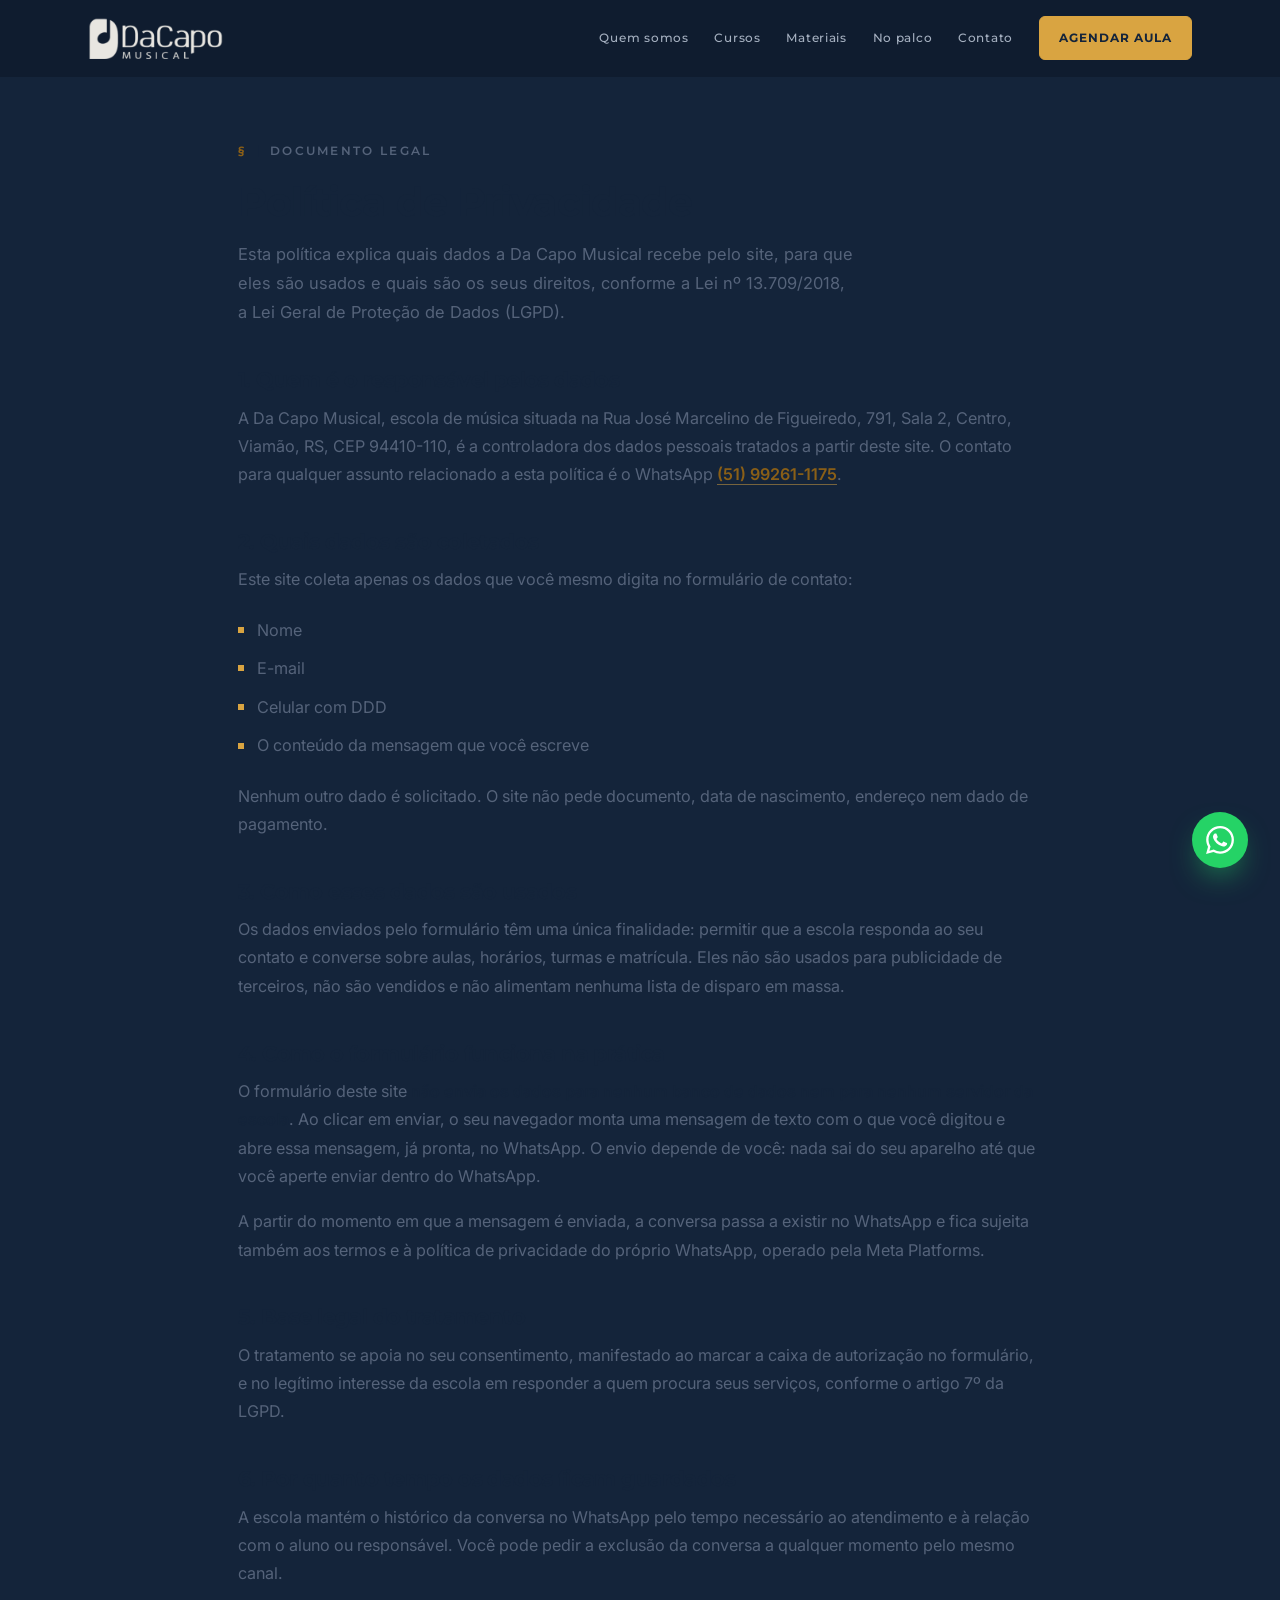
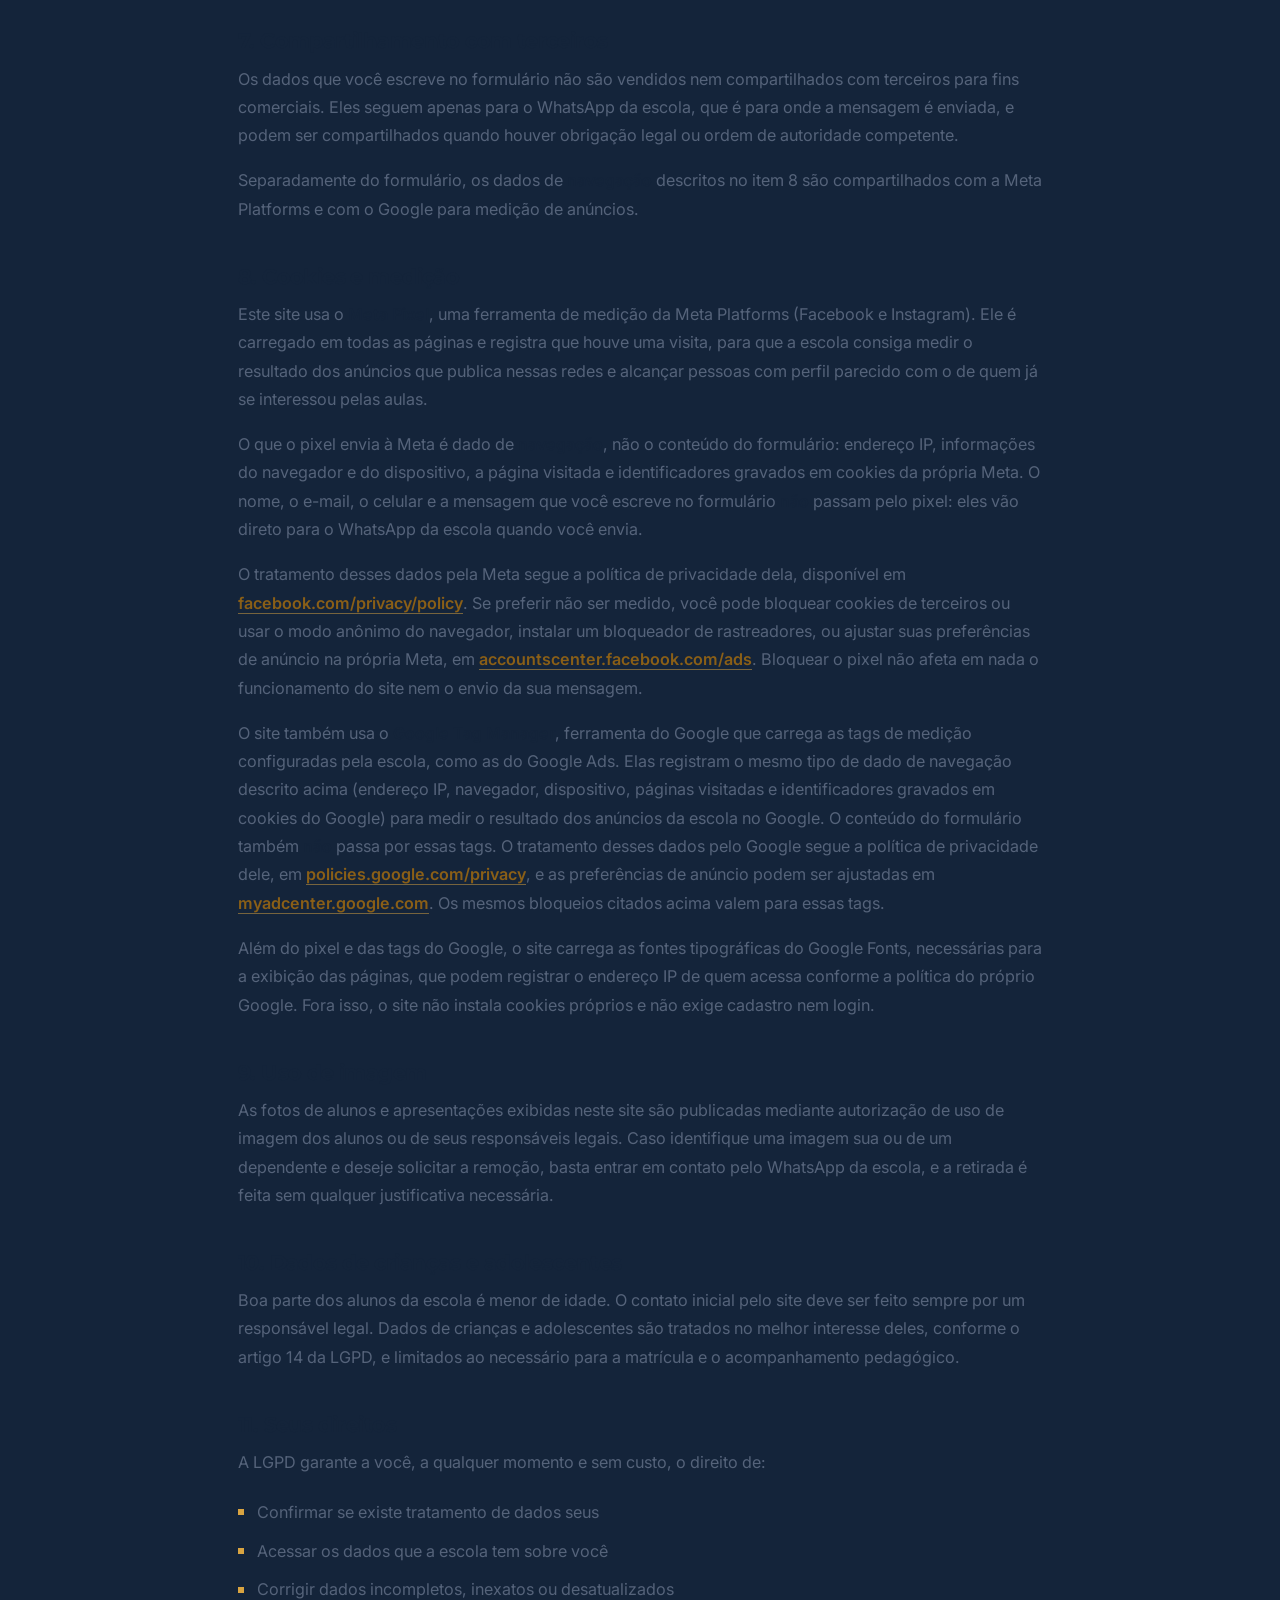
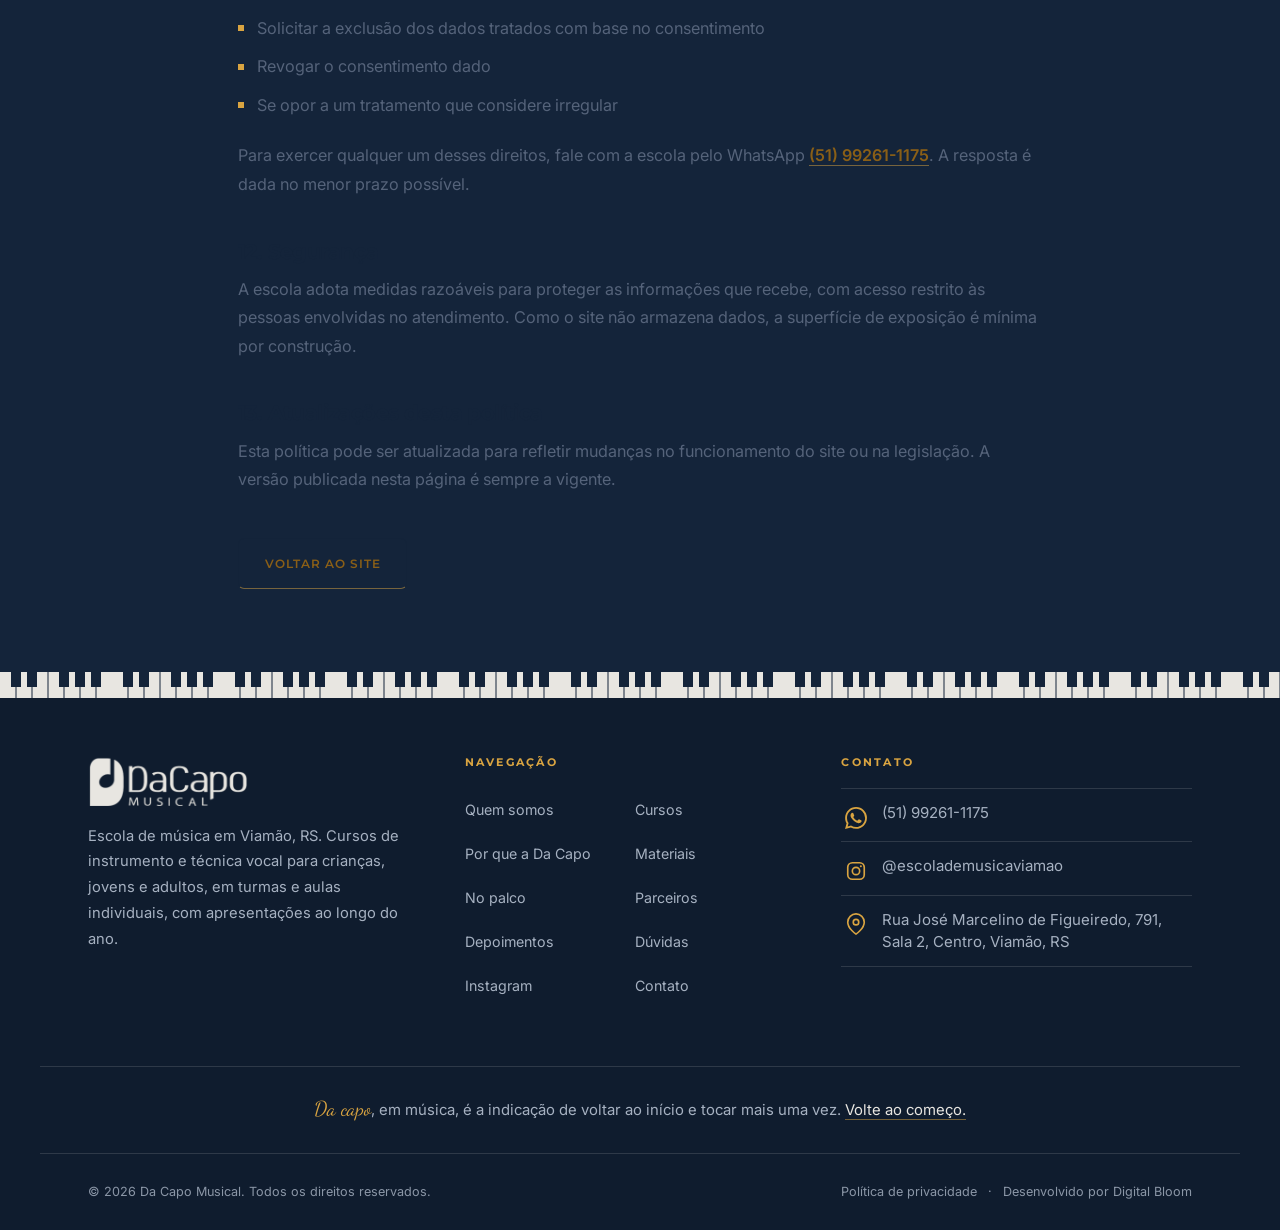
<file: politica-de-privacidade.html>
<!DOCTYPE html>
<!-- Persona visual: C — Estruturado de Alto Contraste (direção "estúdio") -->
<html lang="pt-BR">
<head>
<meta charset="UTF-8">
<!-- Google Tag Manager -->
<script>(function(w,d,s,l,i){w[l]=w[l]||[];w[l].push({'gtm.start':
new Date().getTime(),event:'gtm.js'});var f=d.getElementsByTagName(s)[0],
j=d.createElement(s),dl=l!='dataLayer'?'&l='+l:'';j.async=true;j.src=
'https://www.googletagmanager.com/gtm.js?id='+i+dl;f.parentNode.insertBefore(j,f);
})(window,document,'script','dataLayer','GTM-NLD73SGH');</script>
<!-- End Google Tag Manager -->
<meta name="viewport" content="width=device-width, initial-scale=1">
<title>Política de Privacidade | Da Capo Musical</title>
<meta name="description" content="Como a Da Capo Musical coleta, usa e protege os dados pessoais enviados pelo site, conforme a Lei Geral de Proteção de Dados.">
<meta name="robots" content="noindex">
<meta name="theme-color" content="#E0A040">

<link rel="icon" type="image/png" sizes="64x64" href="images/favicon.png">
<link rel="apple-touch-icon" sizes="180x180" href="images/apple-touch-icon.png">

<link rel="preconnect" href="https://fonts.googleapis.com">
<link rel="preconnect" href="https://fonts.gstatic.com" crossorigin>
<link href="https://fonts.googleapis.com/css2?family=Montserrat:wght@500;600;700;800&family=Dancing+Script:wght@600&family=Inter:wght@400;500;600;700&display=swap" rel="stylesheet">
<link rel="stylesheet" href="css/style.css">

<!-- Meta Pixel Code -->
<script>
!function(f,b,e,v,n,t,s)
{if(f.fbq)return;n=f.fbq=function(){n.callMethod?
n.callMethod.apply(n,arguments):n.queue.push(arguments)};
if(!f._fbq)f._fbq=n;n.push=n;n.loaded=!0;n.version='2.0';
n.queue=[];t=b.createElement(e);t.async=!0;
t.src=v;s=b.getElementsByTagName(e)[0];
s.parentNode.insertBefore(t,s)}(window, document,'script',
'https://connect.facebook.net/en_US/fbevents.js');
fbq('init', '28267828236187607');
fbq('track', 'PageView');
</script>
<!-- End Meta Pixel Code -->

</head>

<body id="topo">
<!-- Google Tag Manager (noscript) -->
<noscript><iframe src="https://www.googletagmanager.com/ns.html?id=GTM-NLD73SGH"
height="0" width="0" style="display:none;visibility:hidden"></iframe></noscript>
<!-- End Google Tag Manager (noscript) -->

<!-- Meta Pixel: fallback sem JavaScript. Fica no início do <body>, e não no
     <head> como no trecho original: dentro de <head> o <noscript> só aceita
     link, style e meta, então uma <img> ali é HTML inválido. O efeito é o mesmo. -->
<noscript><img height="1" width="1" style="display:none"
src="https://www.facebook.com/tr?id=28267828236187607&amp;ev=PageView&amp;noscript=1"
alt=""/></noscript>


<svg class="svg-oculto" aria-hidden="true" focusable="false">
  <pattern id="teclas" width="112" height="26" patternUnits="userSpaceOnUse">
    <rect width="112" height="26" fill="#E8E6E1"/>
    <g stroke="#14243A" stroke-width="1">
      <line x1="16" y1="0" x2="16" y2="26"/><line x1="32" y1="0" x2="32" y2="26"/>
      <line x1="48" y1="0" x2="48" y2="26"/><line x1="64" y1="0" x2="64" y2="26"/>
      <line x1="80" y1="0" x2="80" y2="26"/><line x1="96" y1="0" x2="96" y2="26"/>
    </g>
    <g fill="#14243A">
      <rect x="11" y="0" width="10" height="15"/><rect x="27" y="0" width="10" height="15"/>
      <rect x="59" y="0" width="10" height="15"/><rect x="75" y="0" width="10" height="15"/>
      <rect x="91" y="0" width="10" height="15"/>
    </g>
  </pattern>
</svg>


<a class="pular-para-conteudo" href="#conteudo">Pular para o conteúdo</a>

<header class="cabecalho" id="cabecalho">
  <div class="cabecalho__interno">
    <a class="cabecalho__logo" href="index.html" aria-label="Da Capo Musical, página inicial">
      <img src="images/logo-claro.png" alt="Da Capo Musical" width="680" height="212">
    </a>

    <nav class="cabecalho__nav" aria-label="Navegação principal">
      <ul>
        <li><a href="index.html#sobre">Quem somos</a></li>
        <li><a href="index.html#cursos">Cursos</a></li>
        <li><a href="index.html#materiais">Materiais</a></li>
        <li><a href="index.html#palco">No palco</a></li>
        <li><a href="index.html#contato">Contato</a></li>
      </ul>
    </nav>

    <a class="botao botao--ouro cabecalho__cta" href="https://wa.me/5551992611175?text=Ol%C3%A1!%20Vim%20pelo%20site%20e%20gostaria%20de%20agendar%20uma%20aula%20experimental." target="_blank" rel="noopener">Agendar aula</a>

    <button class="nav-toggle" id="navToggle" aria-label="Abrir menu" aria-expanded="false" aria-controls="mobileMenu">
      <svg viewBox="0 0 24 24" fill="none" stroke="currentColor" stroke-width="1.8" stroke-linecap="round" aria-hidden="true"><path d="M4 7h16M4 12h16M4 17h16"/></svg>
    </button>
  </div>
</header>

<div class="menu-backdrop" id="menuBackdrop"></div>
<nav class="mobile-menu" id="mobileMenu" aria-label="Menu">
  <div class="mobile-menu__head">
    <img class="mobile-menu__logo" src="images/logo-claro.png" alt="Da Capo Musical" width="680" height="212">
    <button class="mobile-close" id="mobileClose" aria-label="Fechar menu">
      <svg viewBox="0 0 24 24" fill="none" stroke="currentColor" stroke-width="1.8" stroke-linecap="round" aria-hidden="true"><path d="M6 6l12 12M18 6L6 18"/></svg>
    </button>
  </div>
  <ul class="mobile-menu__links">
    <li><a href="index.html#sobre"><span>01</span>Quem somos</a></li>
    <li><a href="index.html#cursos"><span>02</span>Cursos</a></li>
    <li><a href="index.html#diferenciais"><span>03</span>Por que a Da Capo</a></li>
    <li><a href="index.html#materiais"><span>04</span>Materiais</a></li>
    <li><a href="index.html#palco"><span>05</span>No palco</a></li>
    <li><a href="index.html#parceiros"><span>06</span>Parceiros</a></li>
    <li><a href="index.html#depoimentos"><span>07</span>Depoimentos</a></li>
    <li><a href="index.html#faq"><span>08</span>Dúvidas</a></li>
    <li><a href="index.html#instagram"><span>09</span>Instagram</a></li>
    <li><a href="index.html#contato"><span>10</span>Contato</a></li>
  </ul>
  <a class="botao botao--ouro mobile-menu__cta" href="https://wa.me/5551992611175?text=Ol%C3%A1!%20Vim%20pelo%20site%20e%20gostaria%20de%20agendar%20uma%20aula%20experimental." target="_blank" rel="noopener">Agendar aula experimental</a>
</nav>

<main id="conteudo">
<section class="secao secao--branca" style="padding-top: clamp(7rem, 11vw, 9rem)">
  <div class="envolucro envolucro--estreito">
    <p class="rotulo"><span class="rotulo__num">§</span>Documento legal</p>

    <div class="pagina-legal">
      <h1 class="titulo" style="max-width:none">Política de Privacidade</h1>
      <p class="intro">Esta política explica quais dados a Da Capo Musical recebe pelo site, para que eles são usados e quais são os seus direitos, conforme a Lei nº 13.709/2018, a Lei Geral de Proteção de Dados (LGPD).</p>

      <h2>1. Quem é o responsável pelos dados</h2>
      <p>A Da Capo Musical, escola de música situada na Rua José Marcelino de Figueiredo, 791, Sala 2, Centro, Viamão, RS, CEP 94410-110, é a controladora dos dados pessoais tratados a partir deste site. O contato para qualquer assunto relacionado a esta política é o WhatsApp <a href="https://wa.me/5551992611175" target="_blank" rel="noopener">(51) 99261-1175</a>.</p>

      <h2>2. Quais dados são coletados</h2>
      <p>Este site coleta apenas os dados que você mesmo digita no formulário de contato:</p>
      <ul class="lista-legal">
        <li>Nome</li>
        <li>E-mail</li>
        <li>Celular com DDD</li>
        <li>O conteúdo da mensagem que você escreve</li>
      </ul>
      <p>Nenhum outro dado é solicitado. O site não pede documento, data de nascimento, endereço nem dado de pagamento.</p>

      <h2>3. Como esses dados são usados</h2>
      <p>Os dados enviados pelo formulário têm uma única finalidade: permitir que a escola responda ao seu contato e converse sobre aulas, horários, turmas e matrícula. Eles não são usados para publicidade de terceiros, não são vendidos e não alimentam nenhuma lista de disparo em massa.</p>

      <h2>4. Como o formulário funciona na prática</h2>
      <p>O formulário deste site <strong>não envia os dados para nenhum banco de dados nem para nenhum servidor da escola</strong>. Ao clicar em enviar, o seu navegador monta uma mensagem de texto com o que você digitou e abre essa mensagem, já pronta, no WhatsApp. O envio depende de você: nada sai do seu aparelho até que você aperte enviar dentro do WhatsApp.</p>
      <p>A partir do momento em que a mensagem é enviada, a conversa passa a existir no WhatsApp e fica sujeita também aos termos e à política de privacidade do próprio WhatsApp, operado pela Meta Platforms.</p>

      <h2>5. Base legal do tratamento</h2>
      <p>O tratamento se apoia no seu consentimento, manifestado ao marcar a caixa de autorização no formulário, e no legítimo interesse da escola em responder a quem procura seus serviços, conforme o artigo 7º da LGPD.</p>

      <h2>6. Por quanto tempo os dados ficam guardados</h2>
      <p>A escola mantém o histórico da conversa no WhatsApp pelo tempo necessário ao atendimento e à relação com o aluno ou responsável. Você pode pedir a exclusão da conversa a qualquer momento pelo mesmo canal.</p>

      <h2>7. Compartilhamento com terceiros</h2>
      <p>Os dados que você escreve no formulário não são vendidos nem compartilhados com terceiros para fins comerciais. Eles seguem apenas para o WhatsApp da escola, que é para onde a mensagem é enviada, e podem ser compartilhados quando houver obrigação legal ou ordem de autoridade competente.</p>
      <p>Separadamente do formulário, os dados de <strong>navegação</strong> descritos no item 8 são compartilhados com a Meta Platforms e com o Google para medição de anúncios.</p>

      <h2>8. Cookies e medição</h2>
      <p>Este site usa o <strong>Meta Pixel</strong>, uma ferramenta de medição da Meta Platforms (Facebook e Instagram). Ele é carregado em todas as páginas e registra que houve uma visita, para que a escola consiga medir o resultado dos anúncios que publica nessas redes e alcançar pessoas com perfil parecido com o de quem já se interessou pelas aulas.</p>
      <p>O que o pixel envia à Meta é dado de <strong>navegação</strong>, não o conteúdo do formulário: endereço IP, informações do navegador e do dispositivo, a página visitada e identificadores gravados em cookies da própria Meta. O nome, o e-mail, o celular e a mensagem que você escreve no formulário <strong>não</strong> passam pelo pixel: eles vão direto para o WhatsApp da escola quando você envia.</p>
      <p>O tratamento desses dados pela Meta segue a política de privacidade dela, disponível em <a href="https://www.facebook.com/privacy/policy/" target="_blank" rel="noopener">facebook.com/privacy/policy</a>. Se preferir não ser medido, você pode bloquear cookies de terceiros ou usar o modo anônimo do navegador, instalar um bloqueador de rastreadores, ou ajustar suas preferências de anúncio na própria Meta, em <a href="https://accountscenter.facebook.com/ads" target="_blank" rel="noopener">accountscenter.facebook.com/ads</a>. Bloquear o pixel não afeta em nada o funcionamento do site nem o envio da sua mensagem.</p>
      <p>O site também usa o <strong>Google Tag Manager</strong>, ferramenta do Google que carrega as tags de medição configuradas pela escola, como as do Google Ads. Elas registram o mesmo tipo de dado de navegação descrito acima (endereço IP, navegador, dispositivo, páginas visitadas e identificadores gravados em cookies do Google) para medir o resultado dos anúncios da escola no Google. O conteúdo do formulário também <strong>não</strong> passa por essas tags. O tratamento desses dados pelo Google segue a política de privacidade dele, em <a href="https://policies.google.com/privacy" target="_blank" rel="noopener">policies.google.com/privacy</a>, e as preferências de anúncio podem ser ajustadas em <a href="https://myadcenter.google.com/" target="_blank" rel="noopener">myadcenter.google.com</a>. Os mesmos bloqueios citados acima valem para essas tags.</p>
      <p>Além do pixel e das tags do Google, o site carrega as fontes tipográficas do Google Fonts, necessárias para a exibição das páginas, que podem registrar o endereço IP de quem acessa conforme a política do próprio Google. Fora isso, o site não instala cookies próprios e não exige cadastro nem login.</p>

      <h2>9. Uso de imagem</h2>
      <p>As fotos de alunos e apresentações exibidas neste site são publicadas mediante autorização de uso de imagem dos alunos ou de seus responsáveis legais. Caso identifique uma imagem sua ou de um dependente e deseje solicitar a remoção, basta entrar em contato pelo WhatsApp da escola, e a retirada é feita sem qualquer justificativa necessária.</p>

      <h2>10. Dados de crianças e adolescentes</h2>
      <p>Boa parte dos alunos da escola é menor de idade. O contato inicial pelo site deve ser feito sempre por um responsável legal. Dados de crianças e adolescentes são tratados no melhor interesse deles, conforme o artigo 14 da LGPD, e limitados ao necessário para a matrícula e o acompanhamento pedagógico.</p>

      <h2>11. Seus direitos</h2>
      <p>A LGPD garante a você, a qualquer momento e sem custo, o direito de:</p>
      <ul class="lista-legal">
        <li>Confirmar se existe tratamento de dados seus</li>
        <li>Acessar os dados que a escola tem sobre você</li>
        <li>Corrigir dados incompletos, inexatos ou desatualizados</li>
        <li>Solicitar a exclusão dos dados tratados com base no consentimento</li>
        <li>Revogar o consentimento dado</li>
        <li>Se opor a um tratamento que considere irregular</li>
      </ul>
      <p>Para exercer qualquer um desses direitos, fale com a escola pelo WhatsApp <a href="https://wa.me/5551992611175" target="_blank" rel="noopener">(51) 99261-1175</a>. A resposta é dada no menor prazo possível.</p>

      <h2>12. Segurança</h2>
      <p>A escola adota medidas razoáveis para proteger as informações que recebe, com acesso restrito às pessoas envolvidas no atendimento. Como o site não armazena dados, a superfície de exposição é mínima por construção.</p>

      <h2>13. Atualizações desta política</h2>
      <p>Esta política pode ser atualizada para refletir mudanças no funcionamento do site ou na legislação. A versão publicada nesta página é sempre a vigente.</p>

      <p class="pagina-legal__voltar"><a class="botao botao--contorno" href="index.html">Voltar ao site</a></p>
    </div>
  </div>
</section>
</main>

<div class="teclado" aria-hidden="true"><svg><rect width="100%" height="100%" fill="url(#teclas)"/></svg></div>

<footer class="rodape">
  <div class="envolucro rodape__grade">
    <div class="rodape__bloco rodape__marca-bloco">
      <img class="rodape__marca" src="images/logo-claro.png" alt="Da Capo Musical" width="680" height="212" loading="lazy">
      <p>Escola de música em Viamão, RS. Cursos de instrumento e técnica vocal para crianças, jovens e adultos, em turmas e aulas individuais, com apresentações ao longo do ano.</p>
    </div>

    <nav class="rodape__bloco rodape__menu" aria-label="Navegação do rodapé">
      <h2>Navegação</h2>
      <ul>
        <li><a href="index.html#sobre">Quem somos</a></li>
        <li><a href="index.html#cursos">Cursos</a></li>
        <li><a href="index.html#diferenciais">Por que a Da Capo</a></li>
        <li><a href="index.html#materiais">Materiais</a></li>
        <li><a href="index.html#palco">No palco</a></li>
        <li><a href="index.html#parceiros">Parceiros</a></li>
        <li><a href="index.html#depoimentos">Depoimentos</a></li>
        <li><a href="index.html#faq">Dúvidas</a></li>
        <li><a href="index.html#instagram">Instagram</a></li>
        <li><a href="index.html#contato">Contato</a></li>
      </ul>
    </nav>

    <div class="rodape__bloco">
      <h2>Contato</h2>
      <ul class="contatos contatos--rodape">
        <li>
          <a href="https://wa.me/5551992611175?text=Ol%C3%A1!%20Vim%20pelo%20site%20e%20gostaria%20de%20agendar%20uma%20aula%20experimental." target="_blank" rel="noopener">
            <svg width="22" height="22" viewBox="0 0 24 24" fill="currentColor" aria-hidden="true"><path d="M17.472 14.382c-.297-.149-1.758-.867-2.03-.967-.273-.099-.471-.148-.67.15-.197.297-.767.966-.94 1.164-.173.199-.347.223-.644.075-.297-.15-1.255-.463-2.39-1.475-.883-.788-1.48-1.761-1.653-2.059-.173-.297-.018-.458.13-.606.134-.133.298-.347.446-.52.149-.174.198-.298.298-.497.099-.198.05-.371-.025-.52-.075-.149-.669-1.612-.916-2.207-.242-.579-.487-.5-.669-.51-.173-.008-.371-.01-.57-.01-.198 0-.52.074-.792.372-.272.297-1.04 1.016-1.04 2.479 0 1.462 1.065 2.875 1.213 3.074.149.198 2.096 3.2 5.077 4.487.709.306 1.262.489 1.694.625.712.227 1.36.195 1.871.118.571-.085 1.758-.719 2.006-1.413.248-.694.248-1.289.173-1.413-.074-.124-.272-.198-.57-.347m-5.421 7.403h-.004a9.87 9.87 0 01-5.031-1.378l-.361-.214-3.741.982.998-3.648-.235-.374a9.86 9.86 0 01-1.51-5.26c.001-5.45 4.436-9.884 9.888-9.884 2.64 0 5.122 1.03 6.988 2.898a9.825 9.825 0 012.893 6.994c-.003 5.45-4.437 9.884-9.885 9.884m8.413-18.297A11.815 11.815 0 0012.05 0C5.495 0 .16 5.335.157 11.892c0 2.096.547 4.142 1.588 5.945L.057 24l6.305-1.654a11.882 11.882 0 005.683 1.448h.005c6.554 0 11.89-5.335 11.893-11.893a11.821 11.821 0 00-3.48-8.413Z"/></svg>
            <span>(51) 99261-1175</span>
          </a>
        </li>
        <li>
          <a href="https://www.instagram.com/escolademusicaviamao/" target="_blank" rel="noopener">
            <svg width="22" height="22" viewBox="0 0 24 24" fill="none" stroke="currentColor" stroke-width="1.8" aria-hidden="true"><rect x="3" y="3" width="18" height="18" rx="5"/><circle cx="12" cy="12" r="4"/><circle cx="17.3" cy="6.7" r="1.1" fill="currentColor" stroke="none"/></svg>
            <span>@escolademusicaviamao</span>
          </a>
        </li>
        <li>
          <a href="https://www.google.com/maps/search/?api=1&amp;query=Rua+Jos%C3%A9+Marcelino+de+Figueiredo%2C+791%2C+Viam%C3%A3o%2C+RS" target="_blank" rel="noopener">
            <svg width="22" height="22" viewBox="0 0 24 24" fill="none" stroke="currentColor" stroke-width="1.8" stroke-linecap="round" stroke-linejoin="round" aria-hidden="true"><path d="M21 10c0 7-9 13-9 13s-9-6-9-13a9 9 0 0 1 18 0Z"/><circle cx="12" cy="10" r="3"/></svg>
            <span>Rua José Marcelino de Figueiredo, 791, Sala 2, Centro, Viamão, RS</span>
          </a>
        </li>
      </ul>
    </div>
  </div>

  <div class="envolucro rodape__fecho">
    <p class="rodape__lema"><em>Da capo</em>, em música, é a indicação de voltar ao início e tocar mais uma vez. <a href="index.html">Volte ao começo.</a></p>
  </div>

  <div class="envolucro rodape__base">
    <p>&copy; <span id="footer-year">2026</span> Da Capo Musical. Todos os direitos reservados.</p>
    <p class="rodape__legais">
      <a href="politica-de-privacidade.html">Política de privacidade</a>
      <span aria-hidden="true">&middot;</span>
      <a href="https://digitalbloom.com.br/" target="_blank" rel="noopener">Desenvolvido por Digital Bloom</a>
    </p>
  </div>
</footer>

<a class="whatsapp-flutuante" href="https://wa.me/5551992611175?text=Ol%C3%A1!%20Vim%20pelo%20site%20e%20gostaria%20de%20agendar%20uma%20aula%20experimental." target="_blank" rel="noopener" aria-label="Falar com a Da Capo Musical no WhatsApp">
  <svg width="28" height="28" viewBox="0 0 24 24" fill="currentColor" aria-hidden="true">
    <path d="M17.472 14.382c-.297-.149-1.758-.867-2.03-.967-.273-.099-.471-.148-.67.15-.197.297-.767.966-.94 1.164-.173.199-.347.223-.644.075-.297-.15-1.255-.463-2.39-1.475-.883-.788-1.48-1.761-1.653-2.059-.173-.297-.018-.458.13-.606.134-.133.298-.347.446-.52.149-.174.198-.298.298-.497.099-.198.05-.371-.025-.52-.075-.149-.669-1.612-.916-2.207-.242-.579-.487-.5-.669-.51-.173-.008-.371-.01-.57-.01-.198 0-.52.074-.792.372-.272.297-1.04 1.016-1.04 2.479 0 1.462 1.065 2.875 1.213 3.074.149.198 2.096 3.2 5.077 4.487.709.306 1.262.489 1.694.625.712.227 1.36.195 1.871.118.571-.085 1.758-.719 2.006-1.413.248-.694.248-1.289.173-1.413-.074-.124-.272-.198-.57-.347m-5.421 7.403h-.004a9.87 9.87 0 01-5.031-1.378l-.361-.214-3.741.982.998-3.648-.235-.374a9.86 9.86 0 01-1.51-5.26c.001-5.45 4.436-9.884 9.888-9.884 2.64 0 5.122 1.03 6.988 2.898a9.825 9.825 0 012.893 6.994c-.003 5.45-4.437 9.884-9.885 9.884m8.413-18.297A11.815 11.815 0 0012.05 0C5.495 0 .16 5.335.157 11.892c0 2.096.547 4.142 1.588 5.945L.057 24l6.305-1.654a11.882 11.882 0 005.683 1.448h.005c6.554 0 11.89-5.335 11.893-11.893a11.821 11.821 0 00-3.48-8.413Z"/>
  </svg>
</a>

<script src="js/script.js"></script>
</body>
</html>
</file>
<file: css/style.css>
/* ==========================================================================
   Da Capo Musical — escola de música em Viamão, RS
   Persona visual: C — Estruturado de Alto Contraste
   Direção: "estúdio". Base navy alternando com claro, ouro só em detalhe
   (filete, numeral, botão, hover), composições em camada e mockups reais:
   uma aula de verdade na 03 e o cartaz do festival emoldurado na 05.
   ========================================================================== */

:root {
  /* base escura, dominante */
  --noite:      #14243A;   /* fundo escuro principal */
  --noite-2:    #1B2F4C;   /* superfície elevada no escuro, navy da marca */
  --noite-3:    #24395A;   /* cartão sobre o escuro */
  --noite-topo: #0F1C2E;   /* cabeçalho e rodapé */

  /* base clara */
  --claro:      #F4F2ED;   /* fundo claro das seções de leitura */
  --claro-2:    #EAE7DF;   /* superfície de destaque no claro */
  --branco:     #FFFFFF;

  /* ouro: SÓ detalhe. Filete, numeral, botão, hover, foco. Nunca fundo grande. */
  --ouro:       #D9A441;
  --ouro-claro: #E8C275;
  --ouro-texto: #8A5F17;   /* ouro legível em texto pequeno sobre o claro */

  --texto:      #14243A;   /* texto sobre o claro */
  --texto-2:    #55637A;
  --texto-c:    #E8E6E1;   /* texto sobre o escuro */
  --texto-c2:   #A6B1C1;

  --linha:       rgba(20, 36, 58, .13);
  --linha-forte: rgba(20, 36, 58, .24);
  --linha-c:     rgba(232, 230, 225, .14);
  --linha-c2:    rgba(232, 230, 225, .26);
  --ouro-filete: rgba(217, 164, 65, .5);

  /* tipografia */
  --display: 'Montserrat', system-ui, sans-serif;
  --sans:    'Inter', -apple-system, BlinkMacSystemFont, 'Segoe UI', Roboto, sans-serif;
  --script:  'Dancing Script', cursive;

  /* forma: canto discreto, nunca pílula */
  --raio:   6px;
  --raio-g: 10px;
  --sombra:   0 18px 40px -24px rgba(15, 28, 46, .5);
  --sombra-g: 0 34px 70px -30px rgba(15, 28, 46, .6);

  /* ritmo */
  --envolucro: 1200px;
  --gutter: clamp(1.2rem, 4vw, 3rem);
  --secao-y: clamp(3.6rem, 6.5vw, 6rem);
}

/* ---------- reset ---------- */
*, *::before, *::after { box-sizing: border-box; }
html {
  scroll-behavior: smooth;
  -webkit-text-size-adjust: 100%;
  overflow-x: hidden;
  overflow-x: clip;   /* clip não cria área rolável; sem isso o print ganha faixa vazia à direita */
  background: var(--noite);
}
body {
  margin: 0;
  font-family: var(--sans);
  font-size: 1.0125rem;
  line-height: 1.75;
  color: var(--texto-2);
  background: var(--noite);
  overflow-x: hidden;
  overflow-x: clip;
  -webkit-font-smoothing: antialiased;
}
img { max-width: 100%; display: block; }
a { color: inherit; }
button { font: inherit; }
ul, ol { margin: 0; padding: 0; list-style: none; }
figure { margin: 0; }
p { margin: 0 0 1.05rem; }
p:last-child { margin-bottom: 0; }

h1, h2, h3 {
  font-family: var(--display);
  font-weight: 700;
  line-height: 1.14;
  letter-spacing: -.028em;
  color: var(--texto);
  margin: 0 0 1rem;
}

.svg-oculto { position: absolute; width: 0; height: 0; overflow: hidden; }

.pular-para-conteudo {
  position: absolute;
  left: -9999px;
  top: 0;
  z-index: 2000;
  background: var(--ouro);
  color: var(--noite);
  padding: .8rem 1.3rem;
  font-family: var(--display);
  font-weight: 700;
  text-decoration: none;
}
.pular-para-conteudo:focus { left: 0; }

:focus-visible { outline: 2px solid var(--ouro); outline-offset: 3px; }

/* ---------- layout base ---------- */
.envolucro {
  width: 100%;
  max-width: var(--envolucro);
  margin-inline: auto;
  padding-inline: var(--gutter);
}
.envolucro--estreito { max-width: 900px; }

.secao { position: relative; padding-block: var(--secao-y); overflow: hidden; }
.secao--claro { background: var(--claro); }
.secao--noite { background: var(--noite); color: var(--texto-c2); }
.secao--noite h2, .secao--noite h3 { color: var(--texto-c); }
.secao--noite .intro { color: var(--texto-c2); }
.secao > .envolucro { position: relative; z-index: 1; }

/* malha fina, a assinatura de fundo da persona C */
.secao__malha, .hero__malha {
  position: absolute;
  inset: 0;
  pointer-events: none;
  background-image:
    linear-gradient(var(--linha-c) 1px, transparent 1px),
    linear-gradient(90deg, var(--linha-c) 1px, transparent 1px);
  background-size: 78px 78px;
  opacity: .5;
  mask-image: radial-gradient(120% 100% at 70% 0%, #000 10%, transparent 72%);
  -webkit-mask-image: radial-gradient(120% 100% at 70% 0%, #000 10%, transparent 72%);
}

/* ==========================================================================
   Rótulo de seção: numeral em ouro + filete + nome. Sem pílula.
   ========================================================================== */
.rotulo {
  display: flex;
  align-items: center;
  gap: .7rem;
  margin: 0 0 1.1rem;
  font-family: var(--display);
  font-size: .72rem;
  font-weight: 600;
  letter-spacing: .2em;
  text-transform: uppercase;
  color: var(--texto-2);
}
.rotulo--claro { color: var(--texto-c2); }
.rotulo__num {
  position: relative;
  padding-right: .85rem;
  font-weight: 700;
  color: var(--ouro-texto);
  letter-spacing: .1em;
}
.rotulo--claro .rotulo__num { color: var(--ouro); }
.rotulo__num::after {
  content: '';
  position: absolute;
  right: 0; top: 50%;
  width: 1px; height: 12px;
  margin-top: -6px;
  background: var(--linha-forte);
}
.rotulo--claro .rotulo__num::after { background: var(--linha-c2); }

/* ==========================================================================
   Tipografia de conteúdo
   ========================================================================== */
.titulo {
  font-size: clamp(1.75rem, 3.4vw, 2.5rem);
  max-width: 24ch;
  text-wrap: balance;
}
.intro { max-width: 62ch; font-size: 1.03rem; color: var(--texto-2); }
.cabecalho-secao { margin-bottom: clamp(2.2rem, 4vw, 3.2rem); }

.destaque {
  position: relative;
  margin: 1.4rem 0 1.5rem;
  padding-left: 1.4rem;
  font-family: var(--display);
  font-size: clamp(1.08rem, 1.9vw, 1.25rem);
  font-weight: 600;
  line-height: 1.5;
  color: var(--texto);
  border-left: 2px solid var(--ouro);
}

/* ==========================================================================
   Equalizador — pequeno, só como sinal de "áudio" no rótulo
   ========================================================================== */
.equalizador { display: inline-flex; align-items: flex-end; gap: 2px; height: 11px; }
.equalizador i {
  display: block;
  width: 2px;
  height: 100%;
  background: var(--ouro);
  transform-origin: bottom;
  animation: eq 1.05s ease-in-out infinite alternate;
}
.equalizador i:nth-child(1) { animation-delay: 0s;   transform: scaleY(.35); }
.equalizador i:nth-child(2) { animation-delay: .16s; transform: scaleY(.8); }
.equalizador i:nth-child(3) { animation-delay: .32s; transform: scaleY(.5); }
.equalizador i:nth-child(4) { animation-delay: .1s;  transform: scaleY(.95); }
@keyframes eq { from { transform: scaleY(.28); } to { transform: scaleY(1); } }

/* ==========================================================================
   Teclado de piano — um único filete estrutural, antes do rodapé
   ========================================================================== */
.teclado { line-height: 0; background: var(--claro); position: relative; z-index: 2; }
.teclado svg { display: block; width: 100%; height: 26px; }

/* ==========================================================================
   Botões
   ========================================================================== */
.botao {
  display: inline-flex;
  align-items: center;
  justify-content: center;
  gap: .6rem;
  min-height: 50px;
  padding: .85rem 1.6rem;
  border: 1px solid transparent;
  border-radius: var(--raio);
  font-family: var(--display);
  font-size: .78rem;
  font-weight: 700;
  letter-spacing: .08em;
  text-transform: uppercase;
  text-decoration: none;
  white-space: nowrap;
  cursor: pointer;
  transition: background-color .25s ease, color .25s ease, border-color .25s ease, box-shadow .25s ease, transform .25s ease;
}
.botao--grande { min-height: 56px; padding: 1rem 1.9rem; font-size: .8rem; }
.botao--bloco  { width: 100%; }

.botao--ouro { background: var(--ouro); color: var(--noite); border-color: var(--ouro); }
.botao--ouro:hover { background: var(--ouro-claro); border-color: var(--ouro-claro); transform: translateY(-2px); box-shadow: 0 12px 26px -14px rgba(217,164,65,.85); }

.botao--fantasma { background: transparent; color: var(--texto-c); border-color: var(--linha-c2); }
.botao--fantasma:hover { border-color: var(--texto-c); background: rgba(232,230,225,.06); transform: translateY(-2px); }

.botao--contorno { background: transparent; color: var(--texto); border-color: var(--linha-forte); }
.botao--contorno:hover { border-color: var(--texto); background: rgba(20,36,58,.05); }

/* ==========================================================================
   Cabeçalho — sempre escuro, o site abre em navy
   ========================================================================== */
.cabecalho {
  position: fixed;
  top: 0; left: 0; right: 0;
  z-index: 1000;
  background: rgba(15, 28, 46, .82);
  -webkit-backdrop-filter: blur(12px);
  backdrop-filter: blur(12px);
  border-bottom: 1px solid transparent;
  transition: background-color .3s ease, border-color .3s ease;
}
.cabecalho.rolado { background: rgba(15, 28, 46, .96); border-bottom-color: var(--linha-c); }
.cabecalho__interno {
  width: 100%;
  max-width: var(--envolucro);
  margin-inline: auto;
  padding: 1rem var(--gutter);
  display: flex;
  align-items: center;
  gap: 1.6rem;
  transition: padding .3s ease;
}
.cabecalho.rolado .cabecalho__interno { padding-block: .7rem; }
.cabecalho__logo { display: flex; align-items: center; min-height: 44px; flex: 0 0 auto; }
.cabecalho__logo img { height: 42px; width: auto; transition: height .3s ease; }
.cabecalho.rolado .cabecalho__logo img { height: 36px; }

.cabecalho__nav { margin-left: auto; }
.cabecalho__nav ul { display: flex; gap: clamp(1rem, 2vw, 1.8rem); }
.cabecalho__nav a {
  position: relative;
  display: block;
  padding-block: .4rem;
  font-family: var(--display);
  font-size: .76rem;
  font-weight: 500;
  letter-spacing: .06em;
  color: var(--texto-c2);
  text-decoration: none;
  white-space: nowrap;
  transition: color .22s ease;
}
.cabecalho__nav a::after {
  content: '';
  position: absolute;
  left: 0; bottom: 0;
  width: 0; height: 1px;
  background: var(--ouro);
  transition: width .26s ease;
}
.cabecalho__nav a:hover { color: var(--texto-c); }
.cabecalho__nav a:hover::after, .cabecalho__nav a.ativo::after { width: 100%; }
.cabecalho__nav a.ativo { color: var(--ouro); }

.cabecalho__cta { flex: 0 0 auto; min-height: 42px; padding: .6rem 1.2rem; }

/* hambúrguer em marfim sobre o cabeçalho navy: contraste 11,7:1 */
.nav-toggle {
  display: none;
  align-items: center;
  justify-content: center;
  min-width: 44px; min-height: 44px;
  background: none;
  border: none;
  color: var(--texto-c);
  cursor: pointer;
  line-height: 0;
  padding: 0;
}
.nav-toggle svg { width: 26px; height: 26px; }

/* ---------- drawer mobile (visual FORA de media query) ---------- */
.mobile-menu {
  position: fixed;
  top: 0; right: 0; bottom: 0;
  z-index: 1200;
  width: min(88vw, 360px);
  display: flex;
  flex-direction: column;
  padding: 1.2rem 1.6rem 1.8rem;
  background: var(--noite-topo);       /* SÓLIDO, nunca transparente */
  border-left: 1px solid var(--ouro-filete);
  box-shadow: -22px 0 56px -22px rgba(0, 0, 0, .7);
  transform: translateX(100%);
  visibility: hidden;
  transition: transform .36s cubic-bezier(.4,0,.2,1), visibility .36s;
  overscroll-behavior: contain;
  overflow-y: auto;
}
.mobile-menu.aberto { transform: none; visibility: visible; }
.mobile-menu__head {
  display: flex;
  align-items: center;
  justify-content: space-between;
  padding-bottom: 1rem;
  margin-bottom: .5rem;
  border-bottom: 1px solid var(--linha-c);
}
.mobile-menu__logo { height: 36px; width: auto; }
.mobile-close {
  display: flex; align-items: center; justify-content: center;
  min-width: 44px; min-height: 44px;
  margin-right: -.6rem;
  background: none; border: none; padding: 0;
  color: var(--texto-c); cursor: pointer; line-height: 0;
}
.mobile-close svg { width: 25px; height: 25px; }
.mobile-menu__links { display: flex; flex-direction: column; }
.mobile-menu__links li { border-bottom: 1px solid var(--linha-c); }
.mobile-menu__links a {
  display: flex;
  align-items: center;
  gap: 1rem;
  min-height: 54px;
  font-family: var(--display);
  font-size: 1rem;
  font-weight: 600;
  color: var(--texto-c);
  text-decoration: none;
  transition: color .22s ease;
}
.mobile-menu__links a span {
  min-width: 2.4ch;
  font-size: .7rem;
  font-weight: 700;
  letter-spacing: .08em;
  color: var(--ouro);
}
.mobile-menu__links a:hover { color: var(--ouro); }
.mobile-menu__cta { margin-top: auto; width: 100%; }

.menu-backdrop {
  position: fixed;
  inset: 0;
  z-index: 1100;
  background: rgba(6, 12, 22, .62);
  -webkit-backdrop-filter: blur(3px);
  backdrop-filter: blur(3px);
  opacity: 0;
  visibility: hidden;
  transition: opacity .3s ease, visibility .3s;
}
.menu-backdrop.aberto { opacity: 1; visibility: visible; }

/* ==========================================================================
   Abertura — navy, composição em camadas à direita
   ========================================================================== */
.hero {
  position: relative;
  background: var(--noite);
  padding-top: clamp(7rem, 12vw, 9.5rem);
  padding-bottom: clamp(3.5rem, 6vw, 5.5rem);
  overflow: hidden;
}
.hero::after {
  content: '';
  position: absolute;
  inset: auto 0 0 0;
  height: 1px;
  background: linear-gradient(90deg, transparent, var(--ouro-filete) 30%, var(--ouro-filete) 70%, transparent);
}
.hero__grade {
  display: grid;
  grid-template-columns: minmax(0, 1.06fr) minmax(0, .94fr);
  gap: clamp(2.4rem, 5vw, 4.5rem);
  align-items: center;
}
.hero__titulo {
  font-size: clamp(2.1rem, 4.4vw, 3.5rem);
  font-weight: 700;
  line-height: 1.08;
  letter-spacing: -.032em;
  color: var(--texto-c);
  max-width: 16ch;
  margin-bottom: 1.3rem;
  text-wrap: balance;
}
.hero__sub {
  max-width: 50ch;
  font-size: clamp(1rem, 1.35vw, 1.08rem);
  color: var(--texto-c2);
  margin-bottom: 2.2rem;
}
.hero__acoes { display: flex; flex-wrap: wrap; gap: .8rem; margin-bottom: 2.4rem; }

.numeros {
  display: flex;
  flex-wrap: wrap;
  gap: 1rem 0;
  padding-top: 1.6rem;
  border-top: 1px solid var(--linha-c);
}
.numeros li {
  display: flex;
  align-items: baseline;
  gap: .5rem;
  padding-right: clamp(1.2rem, 3vw, 2.4rem);
  margin-right: clamp(1.2rem, 3vw, 2.4rem);
  border-right: 1px solid var(--linha-c);
}
.numeros li:last-child { border-right: none; margin-right: 0; padding-right: 0; }
.numeros strong {
  font-family: var(--display);
  font-size: 1.7rem;
  font-weight: 700;
  line-height: 1;
  letter-spacing: -.03em;
  color: var(--ouro);
}
.numeros span { font-size: .82rem; color: var(--texto-c2); }


/* ==========================================================================
   Quadros de foto
   ========================================================================== */
.quadro { position: relative; overflow: hidden; border-radius: var(--raio-g); box-shadow: var(--sombra); }
.quadro img { width: 100%; height: 100%; object-fit: cover; transition: transform .55s cubic-bezier(.22,.61,.36,1); }
.quadro:hover img { transform: scale(1.03); }
.quadro--alto { aspect-ratio: 4 / 5; }

.secao__grade {
  display: grid;
  grid-template-columns: minmax(0, .88fr) minmax(0, 1.12fr);
  gap: clamp(2.2rem, 5vw, 4.5rem);
  align-items: center;
}
.secao__midia { position: relative; padding-bottom: 3.6rem; padding-right: 2rem; }
.quadro--sobreposto {
  position: absolute;
  right: 0;
  bottom: 0;
  width: 52%;
  aspect-ratio: 1;
  border: 6px solid var(--claro);
  box-shadow: var(--sombra-g);
}
.secao__texto > p { max-width: 60ch; }

.marcas {
  display: grid;
  grid-template-columns: repeat(2, minmax(0, 1fr));
  gap: 0 2rem;
  margin-top: 1.9rem;
  border-top: 1px solid var(--linha);
}
.marcas li {
  display: flex;
  align-items: center;
  gap: .7rem;
  padding-block: .8rem;
  border-bottom: 1px solid var(--linha);
  font-family: var(--display);
  font-size: .84rem;
  font-weight: 600;
  color: var(--texto);
}
.marcas li::before {
  content: '';
  flex: 0 0 auto;
  width: 6px; height: 6px;
  background: var(--ouro);
}

/* ==========================================================================
   Cursos — grade rígida sobre o escuro, filete de ouro no hover
   ========================================================================== */
.cursos {
  display: grid;
  grid-template-columns: repeat(6, minmax(0, 1fr));
  gap: 1px;
  background: var(--linha-c);
  border: 1px solid var(--linha-c);
}
.curso {
  display: flex;
  flex-direction: column;
  align-items: center;
  gap: .8rem;
  padding: 1.7rem .7rem 1.4rem;
  background: var(--noite);
  transition: background-color .26s ease, box-shadow .26s ease;
}
.curso img { width: 40px; height: 40px; opacity: .82; transition: opacity .26s ease, transform .3s ease; }
.curso span {
  font-family: var(--display);
  font-size: .84rem;
  font-weight: 600;
  letter-spacing: .01em;
  color: var(--texto-c);
}
.curso:hover { background: var(--noite-2); box-shadow: inset 0 -2px 0 var(--ouro); }
.curso:hover img { opacity: 1; transform: translateY(-2px); }

/* ==========================================================================
   Razões
   ========================================================================== */
.razoes { display: grid; grid-template-columns: repeat(3, minmax(0, 1fr)); gap: clamp(1.2rem, 2.4vw, 2rem); }
.razao { padding-top: 1.5rem; border-top: 2px solid var(--linha-forte); transition: border-color .26s ease; }
.razao:hover { border-top-color: var(--ouro); }
.razao__num {
  display: block;
  margin-bottom: .9rem;
  font-family: var(--display);
  font-size: .74rem;
  font-weight: 700;
  letter-spacing: .16em;
  color: var(--ouro-texto);
}
.razao h3 { font-size: 1.16rem; margin-bottom: .7rem; max-width: 20ch; }
.razao p { margin: 0; font-size: .95rem; }

/* ==========================================================================
   No palco — cartaz emoldurado + galeria
   ========================================================================== */
.palco {
  display: grid;
  grid-template-columns: minmax(0, .8fr) minmax(0, 1.2fr);
  gap: clamp(1.6rem, 3.5vw, 2.8rem);
  align-items: start;
}
/* mockup: o cartaz como um quadro na parede */
.cartaz { position: relative; }
.cartaz__moldura {
  position: relative;
  padding: 14px;
  background: linear-gradient(150deg, #2E4058, #16263C);
  border-radius: 4px;
  box-shadow:
    0 0 0 1px var(--ouro-filete),
    var(--sombra-g);
}
.cartaz__moldura::after {
  content: '';
  position: absolute;
  inset: 14px;
  box-shadow: inset 0 2px 10px rgba(0,0,0,.45);
  pointer-events: none;
}
.cartaz__moldura img { width: 100%; height: auto; display: block; }
.cartaz__passe {
  position: absolute;
  z-index: 2;
  top: -.7rem; left: 1.4rem;
  padding: .3rem .7rem;
  background: var(--ouro);
  color: var(--noite);
  font-family: var(--display);
  font-size: .62rem;
  font-weight: 700;
  letter-spacing: .14em;
  text-transform: uppercase;
}

.galeria { display: grid; grid-template-columns: repeat(4, minmax(0, 1fr)); gap: 8px; }
.galeria__item {
  position: relative;
  overflow: hidden;
  aspect-ratio: 1;
  border-radius: var(--raio);
  background: var(--noite-2);
}
.galeria__item img {
  width: 100%; height: 100%;
  object-fit: cover;
  filter: saturate(.92) brightness(.94);
  transition: transform .55s cubic-bezier(.22,.61,.36,1), filter .4s ease;
}
.galeria__item:hover img { transform: scale(1.05); filter: none; }

/* ==========================================================================
   Parceiros
   ========================================================================== */
.parceiros {
  display: grid;
  grid-template-columns: repeat(3, minmax(0, 1fr));
  gap: 1px;
  background: var(--linha);
  border: 1px solid var(--linha);
}
.parceiros li {
  display: flex;
  align-items: center;
  justify-content: center;
  min-height: 136px;
  padding: 1.4rem 1.8rem;
  background: var(--claro);
  transition: background-color .26s ease;
}
.parceiros li:hover { background: var(--branco); }
.parceiros img {
  max-height: 68px;
  max-width: 100%;
  width: auto;
  object-fit: contain;
  opacity: .62;
  transition: opacity .3s ease;
}
.parceiros li:hover img { opacity: 1; }

.parceiros__chamada { margin-top: 1.8rem; font-size: .95rem; color: var(--texto-2); }
.parceiros__chamada a {
  color: var(--ouro-texto);
  font-weight: 600;
  text-decoration: none;
  border-bottom: 1px solid var(--ouro-filete);
  transition: border-color .22s ease;
}
.parceiros__chamada a:hover { border-bottom-color: var(--ouro-texto); }

/* ==========================================================================
   Depoimentos
   ========================================================================== */
.depoimentos { display: grid; grid-template-columns: repeat(3, minmax(0, 1fr)); gap: clamp(1.2rem, 2.4vw, 2rem); }
.depoimento {
  display: flex;
  flex-direction: column;
  padding: 1.7rem 1.5rem 1.4rem;
  background: var(--noite-2);
  border-radius: var(--raio-g);
  border-left: 2px solid var(--ouro);
}
.depoimento blockquote { margin: 0; }
.depoimento blockquote p { margin: 0; font-size: .97rem; line-height: 1.7; color: var(--texto-c); }
.depoimento figcaption {
  margin-top: auto;
  padding-top: 1.2rem;
  font-family: var(--display);
  font-size: .72rem;
  font-weight: 600;
  letter-spacing: .14em;
  text-transform: uppercase;
  color: var(--ouro);
}

/* ==========================================================================
   Dúvidas
   ========================================================================== */
.faq { border-top: 1px solid var(--linha); }
.faq__item { border-bottom: 1px solid var(--linha); }
.faq__pergunta {
  display: flex;
  align-items: center;
  justify-content: space-between;
  gap: 1.2rem;
  width: 100%;
  min-height: 62px;
  padding: 1.1rem 0;
  background: none;
  border: none;
  text-align: left;
  cursor: pointer;
  font-family: var(--display);
  font-size: clamp(.96rem, 1.5vw, 1.04rem);
  font-weight: 600;
  color: var(--texto);
  transition: color .22s ease;
}
.faq__pergunta:hover { color: var(--ouro-texto); }
.faq__item.ativo .faq__pergunta { color: var(--ouro-texto); }
.faq__pergunta i { position: relative; flex: 0 0 auto; width: 14px; height: 14px; }
.faq__pergunta i::before, .faq__pergunta i::after {
  content: '';
  position: absolute;
  left: 0; top: 50%;
  width: 14px; height: 1.5px;
  margin-top: -.75px;
  background: currentColor;
  transition: transform .3s ease, opacity .3s ease;
}
.faq__pergunta i::after { transform: rotate(90deg); }
.faq__item.ativo .faq__pergunta i::after { opacity: 0; }
.faq__resposta { display: grid; grid-template-rows: 0fr; transition: grid-template-rows .32s ease; }
.faq__resposta > p { overflow: hidden; margin: 0; font-size: .96rem; }
.faq__item.ativo .faq__resposta { grid-template-rows: 1fr; }
.faq__item.ativo .faq__resposta > p { padding-bottom: 1.3rem; }

/* ==========================================================================
   Contato
   ========================================================================== */
.secao--contato { padding-bottom: clamp(4rem, 7vw, 6.5rem); }
.contato {
  display: grid;
  grid-template-columns: minmax(0, 7fr) minmax(0, 5fr);
  gap: clamp(2rem, 4.5vw, 3.5rem);
  align-items: start;
}
.formulario {
  padding: clamp(1.6rem, 3vw, 2.2rem);
  background: var(--branco);
  border: 1px solid var(--linha);
  border-top: 2px solid var(--ouro);
  border-radius: var(--raio-g);
  box-shadow: var(--sombra);
}
.campo { margin-bottom: 1.15rem; }
.campo label {
  display: block;
  margin-bottom: .42rem;
  font-family: var(--display);
  font-size: .7rem;
  font-weight: 600;
  letter-spacing: .14em;
  text-transform: uppercase;
  color: var(--texto-2);
}
.campo input[type="text"],
.campo input[type="email"],
.campo input[type="tel"],
.campo textarea {
  width: 100%;
  min-height: 48px;
  padding: .75rem .9rem;
  font-family: var(--sans);
  font-size: 1rem;
  color: var(--texto);
  background: var(--claro);
  border: 1px solid var(--linha);
  border-radius: var(--raio);
  transition: border-color .22s ease, box-shadow .22s ease, background-color .22s ease;
}
.campo textarea { resize: vertical; min-height: 88px; line-height: 1.6; }
.campo input::placeholder, .campo textarea::placeholder { color: rgba(85, 99, 122, .62); }
.campo input:focus, .campo textarea:focus {
  outline: none;
  background: var(--branco);
  border-color: var(--ouro);
  box-shadow: 0 0 0 3px rgba(217,164,65,.2);
}
.campo.invalido input, .campo.invalido textarea { border-color: #B3402C; }
.campo__erro { display: none; margin-top: .38rem; font-size: .8rem; font-weight: 500; color: #B3402C; }
.campo.invalido .campo__erro { display: block; }

.campo--consentimento {
  display: grid;
  grid-template-columns: auto minmax(0, 1fr);
  gap: .1rem .7rem;
  align-items: start;
  margin-bottom: 1.5rem;
}
.campo--consentimento input { width: 18px; height: 18px; margin-top: .3rem; accent-color: var(--ouro-texto); cursor: pointer; }
.campo--consentimento label {
  margin: 0;
  font-family: var(--sans);
  font-size: .85rem;
  font-weight: 400;
  letter-spacing: 0;
  text-transform: none;
  line-height: 1.6;
  color: var(--texto-2);
  cursor: pointer;
}
.campo--consentimento .campo__erro { grid-column: 2; }
.campo--consentimento a { color: var(--ouro-texto); font-weight: 600; }

.formulario__aviso { margin: 1rem 0 0; font-size: .79rem; line-height: 1.6; color: var(--texto-2); }

/* canais: mesmo tamanho, mesmo peso, mesmo alinhamento */
.contatos { display: flex; flex-direction: column; border-top: 1px solid var(--linha); }
.contatos li { border-bottom: 1px solid var(--linha); }
.contatos a {
  display: flex;
  align-items: flex-start;
  gap: .95rem;
  min-height: 56px;
  padding: 1rem .2rem;
  color: var(--texto);
  text-decoration: none;
  transition: color .22s ease, padding-left .22s ease;
}
.contatos a:hover { color: var(--ouro-texto); padding-left: .6rem; }
.contatos svg { flex: 0 0 auto; margin-top: .3rem; color: var(--ouro-texto); }
.contatos span { display: flex; flex-direction: column; line-height: 1.5; font-size: .94rem; }
.contatos strong {
  font-family: var(--display);
  font-size: .66rem;
  font-weight: 700;
  letter-spacing: .16em;
  text-transform: uppercase;
  color: var(--texto-2);
  margin-bottom: .2rem;
}

/* ==========================================================================
   Rodapé
   ========================================================================== */
.rodape { background: var(--noite-topo); color: var(--texto-c2); }
.rodape__grade {
  display: grid;
  grid-template-columns: minmax(0, 1.3fr) minmax(0, 1.3fr) minmax(0, 1.4fr);
  gap: clamp(2rem, 4vw, 3.4rem);
  padding-block: clamp(2.6rem, 4.5vw, 3.6rem);
}
.rodape__marca { height: 50px; width: auto; margin-bottom: 1.1rem; }
.rodape h2 {
  font-family: var(--display);
  font-size: .7rem;
  font-weight: 700;
  letter-spacing: .2em;
  text-transform: uppercase;
  color: var(--ouro);
  margin: 0 0 1.2rem;
}
.rodape__bloco p { font-size: .92rem; max-width: 40ch; margin: 0; color: var(--texto-c2); }
.rodape__menu ul { display: grid; grid-template-columns: repeat(2, minmax(0, 1fr)); gap: 0 1rem; }
.rodape__menu a {
  display: flex;
  align-items: center;
  min-height: 44px;
  font-size: .89rem;
  color: var(--texto-c2);
  text-decoration: none;
  transition: color .22s ease;
}
.rodape__menu a:hover { color: var(--ouro); }
.contatos--rodape { border-top-color: var(--linha-c); }
.contatos--rodape li { border-bottom-color: var(--linha-c); }
.contatos--rodape a { color: var(--texto-c2); min-height: 50px; padding: .8rem .2rem; font-size: .88rem; }
.contatos--rodape a:hover { color: var(--ouro); }
.contatos--rodape svg { color: var(--ouro); }

.rodape__fecho {
  padding-block: 1.6rem;
  border-top: 1px solid var(--linha-c);
  text-align: center;
}
.rodape__lema { margin: 0; font-size: .93rem; color: var(--texto-c2); }
.rodape__lema em { font-family: var(--script); font-size: 1.35em; font-style: normal; color: var(--ouro); }
.rodape__lema a {
  color: var(--texto-c);
  text-decoration: none;
  border-bottom: 1px solid var(--ouro-filete);
  transition: border-color .22s ease;
}
.rodape__lema a:hover { border-bottom-color: var(--ouro); }

.rodape__base {
  display: flex;
  flex-wrap: wrap;
  align-items: center;
  justify-content: space-between;
  gap: .5rem 1.5rem;
  padding-block: 1rem;
  border-top: 1px solid var(--linha-c);
}
.rodape__base p { margin: 0; font-size: .79rem; color: var(--texto-c2); opacity: .82; }
.rodape__legais { display: flex; align-items: center; gap: .7rem; flex-wrap: wrap; }
.rodape__legais a {
  display: inline-flex; align-items: center; min-height: 44px;
  color: var(--texto-c2); text-decoration: none;
  transition: color .22s ease;
}
.rodape__legais a:hover { color: var(--ouro); }

/* ==========================================================================
   WhatsApp flutuante
   ========================================================================== */
.whatsapp-flutuante {
  position: fixed;
  bottom: 2rem;
  right: 2rem;
  z-index: 900;
  display: flex;
  align-items: center;
  justify-content: center;
  width: 56px; height: 56px;
  border-radius: 50%;
  background: #25d366;
  color: #fff;
  box-shadow: 0 14px 32px -12px rgba(37, 211, 102, .85);
  animation: wa-float 3.2s ease-in-out infinite, wa-pulse 2.8s ease-out 1.2s infinite;
  will-change: transform, box-shadow;
  transition: transform .25s ease;
}
.whatsapp-flutuante:hover { animation-play-state: paused; transform: scale(1.13); }
@keyframes wa-float {
  0%   { transform: translateY(0); }
  50%  { transform: translateY(-9px); }
  100% { transform: translateY(0); }
}
@keyframes wa-pulse {
  0%   { box-shadow: 0 14px 32px -12px rgba(37,211,102,.85), 0 0 0 0 rgba(37,211,102,.45); }
  70%  { box-shadow: 0 14px 32px -12px rgba(37,211,102,.85), 0 0 0 20px rgba(37,211,102,0); }
  100% { box-shadow: 0 14px 32px -12px rgba(37,211,102,.85), 0 0 0 0 rgba(37,211,102,0); }
}

/* ==========================================================================
   Movimento — perfil Dinâmico da persona C, direcional e contido
   ========================================================================== */
.animate-on-scroll {
  opacity: 0;
  transform: translateY(18px);
  transition: opacity .6s ease-out, transform .6s ease-out;
  transition-delay: calc(var(--i, 0) * 75ms);
}
.animate-on-scroll.visible { opacity: 1; transform: none; }

.cursos.visible .curso,
.parceiros.visible li,
.depoimentos.visible .depoimento,
.galeria.visible .galeria__item,
.razoes.visible .razao,
.materiais__mosaico.visible .materiais__item,
.marcas li,
.faq.visible .faq__item {
  animation: entrar .55s cubic-bezier(.22,.61,.36,1) both;
  animation-delay: calc(var(--i, 0) * 60ms);
}
@keyframes entrar { from { opacity: 0; transform: translateY(14px); } to { opacity: 1; transform: none; } }

.hero .rotulo, .hero__titulo, .hero__sub, .hero__acoes, .numeros, .hero__foto {
  animation: abertura .8s cubic-bezier(.22,.61,.36,1) both;
}
.hero .rotulo  { animation-delay: .06s; }
.hero__titulo  { animation-delay: .16s; }
.hero__sub     { animation-delay: .3s; }
.hero__acoes   { animation-delay: .42s; }
.numeros       { animation-delay: .54s; }
.hero__foto    { animation-delay: .18s; }
@keyframes abertura { from { opacity: 0; transform: translateY(22px); } to { opacity: 1; transform: none; } }

/* ==========================================================================
   Responsivo
   ========================================================================== */
@media (max-width: 1100px) {
  .cursos { grid-template-columns: repeat(4, minmax(0, 1fr)); }
  .rodape__grade { grid-template-columns: minmax(0, 1fr) minmax(0, 1fr); }
  .rodape__marca-bloco { grid-column: 1 / -1; }
}

@media (max-width: 1000px) {
  /* o menu de 5 itens + CTA deixa de caber: abaixo daqui quem manda é o drawer */
  .cabecalho__nav, .cabecalho__cta { display: none; }
  .nav-toggle { display: flex; margin-left: auto; }
  .cabecalho__interno { justify-content: space-between; gap: 1rem; }
  .cabecalho__logo { margin-right: auto; }
}

@media (max-width: 900px) {
  .hero__grade { grid-template-columns: minmax(0, 1fr); gap: 3rem; }
  .secao__grade { grid-template-columns: minmax(0, 1fr); }
  .secao__midia { max-width: 470px; }
  .razoes { grid-template-columns: minmax(0, 1fr); gap: 1.6rem; }
  .depoimentos { grid-template-columns: minmax(0, 1fr); }
  .depoimento { max-width: 640px; margin-inline: auto; width: 100%; }
  .contato { grid-template-columns: minmax(0, 1fr); }
  .parceiros { grid-template-columns: repeat(2, minmax(0, 1fr)); }
  .palco { grid-template-columns: minmax(0, 1fr); }
  .cartaz { max-width: 400px; margin-inline: auto; }
}

@media (max-width: 640px) {
  .cursos { grid-template-columns: repeat(2, minmax(0, 1fr)); }
  .marcas { grid-template-columns: minmax(0, 1fr); }
  .galeria { grid-template-columns: repeat(2, minmax(0, 1fr)); }
  .rodape__grade { grid-template-columns: minmax(0, 1fr); }
  .rodape__menu ul { grid-template-columns: minmax(0, 1fr); }
  .rodape__base { justify-content: flex-start; }
  .hero__acoes .botao { width: 100%; }
  .numeros li { padding-right: 1rem; margin-right: 1rem; }
  .whatsapp-flutuante { bottom: 1.2rem; right: 1.2rem; width: 52px; height: 52px; }
}

@media (prefers-reduced-motion: reduce) {
  html { scroll-behavior: auto; }
  .animate-on-scroll { opacity: 1 !important; transform: none !important; transition: none !important; }
  .equalizador i, .whatsapp-flutuante { animation: none !important; }
  .equalizador i { transform: scaleY(.6) !important; }
  .cursos.visible .curso,
  .parceiros.visible li,
  .depoimentos.visible .depoimento,
  .galeria.visible .galeria__item,
  .razoes.visible .razao,
  .marcas li,
  .faq.visible .faq__item,
  .hero .rotulo, .hero__titulo, .hero__sub, .hero__acoes, .numeros, .hero__foto {
    animation: none !important;
    opacity: 1 !important;
    transform: none !important;
  }
  .mobile-menu, .menu-backdrop, .faq__resposta { transition: none !important; }
}

/* ==========================================================================
   Página legal
   ========================================================================== */
.pagina-legal { position: relative; z-index: 1; }
.pagina-legal h2 { font-size: clamp(1.1rem, 2vw, 1.32rem); margin-top: 2.6rem; margin-bottom: .7rem; }
.pagina-legal p { color: var(--texto-2); }
.pagina-legal strong { color: var(--texto); font-weight: 600; }
.pagina-legal a { color: var(--ouro-texto); font-weight: 600; text-decoration: none; border-bottom: 1px solid var(--ouro-filete); }
.lista-legal { margin: 0 0 1.05rem; }
.lista-legal li { display: flex; align-items: flex-start; gap: .8rem; padding-block: .32rem; color: var(--texto-2); }
.lista-legal li::before {
  content: '';
  flex: 0 0 auto;
  margin-top: .7rem;
  width: 6px; height: 6px;
  background: var(--ouro);
}
.pagina-legal__voltar { margin-top: 2.8rem; }

/* ==========================================================================
   Ajustes de acabamento pós-revisão de prints
   ========================================================================== */

/* a galeria do palco tem que acompanhar a altura do cartaz emoldurado,
   senão sobra um vão morto embaixo da coluna da direita */
.palco { align-items: stretch; }
.galeria { height: 100%; grid-auto-rows: 1fr; }
.galeria__item { aspect-ratio: auto; min-height: 150px; }

/* ==========================================================================
   Abertura v5.1 — foto única sangrando pela borda direita
   ========================================================================== */
.hero {
  min-height: clamp(600px, 86vh, 840px);
  display: flex;
  align-items: center;
}
/* a malha passa para o lado do texto, já que a direita agora é foto */
.hero__malha {
  mask-image: radial-gradient(110% 100% at 12% 0%, #000 8%, transparent 68%);
  -webkit-mask-image: radial-gradient(110% 100% at 12% 0%, #000 8%, transparent 68%);
  z-index: 0;
}

.hero__foto {
  position: absolute;
  top: 0; right: 0; bottom: 0;
  z-index: 1;
  width: 58%;
  overflow: hidden;
  pointer-events: none;
}
.hero__foto img {
  width: 100%;
  height: 100%;
  object-fit: cover;
  object-position: 42% 30%;
}
/* o véu dissolve a foto no fundo pelos três lados que encostam no conteúdo:
   à esquerda (onde fica o texto), embaixo e no topo (onde fica o cabeçalho fixo) */
.hero__veu {
  position: absolute;
  inset: 0;
  background:
    linear-gradient(90deg,
      var(--noite) 0%,
      rgba(20, 36, 58, .96) 16%,
      rgba(20, 36, 58, .62) 42%,
      rgba(20, 36, 58, .18) 74%,
      rgba(20, 36, 58, .42) 100%),
    linear-gradient(180deg, var(--noite) 0%, rgba(20, 36, 58, 0) 22%),
    linear-gradient(0deg,   var(--noite) 0%, rgba(20, 36, 58, 0) 26%);
}

.hero__grade { display: block; position: relative; z-index: 2; }
.hero__texto { max-width: 34rem; }

@media (max-width: 900px) {
  .hero { min-height: auto; display: block; }
  .hero__foto { width: 100%; }
  .hero__foto img { object-position: 50% 26%; }
  /* no mobile o texto fica por cima da foto inteira, então o véu fecha mais */
  .hero__veu {
    background:
      linear-gradient(180deg, var(--noite) 0%, rgba(20, 36, 58, .88) 30%, rgba(20, 36, 58, .84) 70%, var(--noite) 100%);
  }
  .hero__texto { max-width: none; }
}

/* nove fotos na galeria do palco: 3x3 fecha retângulo e acompanha o cartaz */
.galeria { grid-template-columns: repeat(3, minmax(0, 1fr)); }
@media (max-width: 640px) { .galeria { grid-template-columns: repeat(2, minmax(0, 1fr)); } }

/* a foto estava cortando seca na borda de baixo da abertura;
   o degradê inferior sobe mais para ela dissolver antes da seção clara */
.hero__veu {
  background:
    linear-gradient(90deg,
      var(--noite) 0%,
      rgba(20, 36, 58, .96) 16%,
      rgba(20, 36, 58, .62) 42%,
      rgba(20, 36, 58, .18) 74%,
      rgba(20, 36, 58, .42) 100%),
    linear-gradient(180deg, var(--noite) 0%, rgba(20, 36, 58, 0) 22%),
    linear-gradient(0deg,
      var(--noite) 0%,
      rgba(20, 36, 58, .78) 9%,
      rgba(20, 36, 58, .3) 22%,
      rgba(20, 36, 58, 0) 38%);
}

/* O ajuste do véu acima foi escrito fora de media query e sobrescreveu a versão
   mobile, que vinha antes no arquivo. No celular o texto fica POR CIMA da foto
   inteira, então o véu precisa fechar bem mais. Medido no render com o texto
   oculto: sem isso o subtítulo caía para 1,02:1. */
@media (max-width: 900px) {
  .hero__veu {
    background:
      linear-gradient(180deg,
        var(--noite) 0%,
        rgba(20, 36, 58, .94) 18%,
        rgba(20, 36, 58, .93) 62%,
        rgba(20, 36, 58, .96) 85%,
        var(--noite) 100%);
  }
}

/* ==========================================================================
   Abertura v5.2 — a foto estava escura demais
   Base e variante mobile escritas JUNTAS neste bloco de propósito: escrever só
   a base no fim do arquivo sobrescreve a media query que veio antes.
   ========================================================================== */

/* a foto de palco é escura na origem; um leve ganho a traz de volta */
.hero__foto img { filter: brightness(1.2) contrast(1.03) saturate(1.06); }

/* DESKTOP: o texto ocupa só a faixa esquerda, que é navy puro. A partir de 30%
   da foto não há texto por cima, então o véu pode abrir muito mais. */
.hero__veu {
  background:
    linear-gradient(90deg,
      var(--noite) 0%,
      rgba(20, 36, 58, .97) 14%,
      rgba(20, 36, 58, .52) 30%,
      rgba(20, 36, 58, .08) 55%,
      rgba(20, 36, 58, 0) 78%,
      rgba(20, 36, 58, .12) 100%),
    linear-gradient(180deg, var(--noite) 0%, rgba(20, 36, 58, 0) 14%),
    linear-gradient(0deg,
      var(--noite) 0%,
      rgba(20, 36, 58, .6) 7%,
      rgba(20, 36, 58, .16) 17%,
      rgba(20, 36, 58, 0) 28%);
}

/* MOBILE: a foto sai de trás do texto e vira uma faixa própria, logo abaixo
   dele. Assim ela pode ficar clara sem custar legibilidade nenhuma, e o texto
   volta a ficar sobre navy chapado. */
@media (max-width: 900px) {
  .hero { padding-bottom: 0; }
  .hero__foto {
    position: relative;
    width: 100%;
    height: clamp(265px, 62vw, 390px);
    margin-top: clamp(2.2rem, 7vw, 3.2rem);
  }
  .hero__foto img { object-position: 50% 13%; }
  .hero__veu {
    background:
      linear-gradient(180deg, var(--noite) 0%, rgba(20, 36, 58, 0) 22%),
      linear-gradient(0deg,   var(--noite) 0%, rgba(20, 36, 58, 0) 18%);
  }
}

/* ==========================================================================
   Abertura v5.3 — foto nova em resolução cheia + violão e guitarra no fundo
   Como no bloco anterior, base e mobile andam JUNTOS aqui: regra de base
   escrita depois de uma media query a sobrescreve.
   ========================================================================== */

/* Violão e guitarra vêm dos ícones dos próprios cursos (mesmo traço da seção
   02), ampliados e tingidos de marfim. Camada decorativa: fica acima da malha
   e abaixo do texto, que está em z-index 2. A máscara radial dissolve os dois
   antes de encostarem na foto, à direita, e no fim da seção, embaixo. */
.hero__instrumentos {
  position: absolute;
  inset: 0;
  z-index: 0;
  overflow: hidden;
  pointer-events: none;
  mask-image: radial-gradient(78% 92% at 20% 52%, #000 26%, transparent 76%);
  -webkit-mask-image: radial-gradient(78% 92% at 20% 52%, #000 26%, transparent 76%);
}
.hero__instrumento {
  position: absolute;
  height: auto;
}
.hero__instrumento--violao {
  left: -6%;
  top: 38%;
  width: clamp(330px, 37vw, 570px);
  transform: translateY(-50%) rotate(-18deg);
  opacity: .13;
}
.hero__instrumento--guitarra {
  left: 24%;
  top: 72%;
  width: clamp(260px, 30vw, 450px);
  transform: translateY(-46%) rotate(12deg);
  opacity: .105;
}

/* a foto nova já vem bem exposta (1100px, contra 500 da anterior):
   o ganho forte da v5.2 estouraria a pele */
.hero__foto img {
  filter: brightness(1.04) contrast(1.02) saturate(1.04);
  object-position: 50% 26%;
}

/* o rosto dela fica a ~40% da largura da foto, e o texto só invade os
   primeiros 6%: o véu pode fechar forte na borda e abrir bem antes do rosto */
.hero__veu {
  background:
    linear-gradient(90deg,
      var(--noite) 0%,
      rgba(20, 36, 58, .93) 9%,
      rgba(20, 36, 58, .46) 20%,
      rgba(20, 36, 58, .1) 36%,
      rgba(20, 36, 58, 0) 56%,
      rgba(20, 36, 58, .1) 100%),
    linear-gradient(180deg, var(--noite) 0%, rgba(20, 36, 58, 0) 13%),
    linear-gradient(0deg,
      var(--noite) 0%,
      rgba(20, 36, 58, .6) 7%,
      rgba(20, 36, 58, .16) 17%,
      rgba(20, 36, 58, 0) 28%);
}

@media (max-width: 900px) {
  /* no mobile o texto ocupa a largura toda, então os instrumentos descem para
     a faixa dos botões e dos números e clareiam menos o fundo */
  .hero__instrumentos {
    mask-image: radial-gradient(106% 66% at 30% 64%, #000 26%, transparent 82%);
    -webkit-mask-image: radial-gradient(106% 66% at 30% 64%, #000 26%, transparent 82%);
  }
  .hero__instrumento--violao {
    left: -18%;
    top: 56%;
    width: clamp(285px, 70vw, 410px);
    opacity: .115;
  }
  .hero__instrumento--guitarra {
    left: 32%;
    top: 80%;
    width: clamp(250px, 60vw, 365px);
    opacity: .1;
  }
  .hero__foto img { object-position: 50% 6%; }
  .hero__veu {
    background:
      linear-gradient(180deg, var(--noite) 0%, rgba(20, 36, 58, 0) 22%),
      linear-gradient(0deg,   var(--noite) 0%, rgba(20, 36, 58, 0) 18%);
  }
}

/* Entre ~620 e 900px a faixa da foto é larga e baixa, e uma foto quadrada de
   retrato acaba num close exagerado no rosto. Faixa mais alta devolve o
   enquadramento (cabeça inteira até o violino) sem mudar o empilhamento. */
@media (min-width: 620px) and (max-width: 900px) {
  /* a faixa precisa de 70vw para caber a cena inteira: a foto e quadrada, e
     numa janela mais baixa que isso o violino fica de fora do enquadramento */
  .hero__foto { height: clamp(420px, 70vw, 600px); }
  .hero__foto img { object-position: 50% 6%; }
  /* nesta banda o texto e mais estreito que a tela: os instrumentos podem
     crescer e entrar mais, sem chegar perto da coluna de leitura */
  .hero__instrumento--violao  { left: -8%; top: 50%; width: clamp(330px, 46vw, 430px); }
  .hero__instrumento--guitarra { left: 30%; top: 78%; width: clamp(300px, 40vw, 380px); }
}

/* ==========================================================================
   Violão de fundo na seção 07 (depoimentos)
   ========================================================================== */

/* Mesmo arquivo da abertura. Sangra pela borda direita e atravessa a seção:
   os cards são opacos e passam por cima, então o instrumento aparece acima e
   abaixo deles, e a sobreposição vira profundidade em vez de ruído. */
.secao__instrumento {
  position: absolute;
  z-index: 0;
  height: auto;
  right: -7%;
  top: 50%;
  width: clamp(330px, 36vw, 500px);
  transform: translateY(-50%) rotate(-22deg);
  opacity: .12;
  pointer-events: none;
  mask-image: radial-gradient(72% 82% at 62% 50%, #000 34%, transparent 82%);
  -webkit-mask-image: radial-gradient(72% 82% at 62% 50%, #000 34%, transparent 82%);
}
@media (max-width: 900px) {
  /* empilhado, os cards ocupam a largura toda e a seção fica alta:
     o violão sobe para a faixa do título, que é a única área livre */
  .secao__instrumento {
    right: -28%;
    top: 0;
    width: clamp(300px, 78vw, 430px);
    transform: translateY(-10%) rotate(-16deg);
    opacity: .11;
    mask-image: radial-gradient(86% 78% at 52% 46%, #000 32%, transparent 84%);
    -webkit-mask-image: radial-gradient(86% 78% at 52% 46%, #000 32%, transparent 84%);
  }
}

/* ==========================================================================
   Instrumentos de fundo nas demais seções
   Mesmo processo do violão da abertura: ícone do próprio quadro de cursos,
   ampliado e com o alfa recurvado. Um instrumento diferente por seção.
   A seção 02 (Cursos) fica de fora de propósito: ela já mostra os 12 ícones,
   e um grafismo por cima viraria ruído.
   ========================================================================== */

/* Todos os arquivos saem em marfim. Nas seções de fundo claro, `invert(1)`
   transforma o marfim em quase-preto, que a 7% sobre o creme dá o mesmo
   cinza-frio que um arquivo tingido de navy daria — sem dobrar os assets. */
.secao--claro .secao__instrumento { filter: invert(1); opacity: .07; }

.secao__instrumento--piano    { right: -6%;  top: 16%; width: clamp(300px, 30vw, 420px); transform: rotate(-8deg); }
.secao__instrumento--teclado  { left: -7%;   top: 82%; width: clamp(280px, 28vw, 400px); transform: translateY(-50%) rotate(9deg); right: auto; }
.secao__instrumento--saxofone { right: -5%;  top: 66%; width: clamp(280px, 30vw, 420px); transform: translateY(-50%) rotate(14deg); }
.secao__instrumento--violino  { right: -8%;  top: 15%; width: clamp(260px, 26vw, 360px); transform: rotate(-20deg); }
.secao__instrumento--ukulele  { left: -6%;   top: 62%; width: clamp(260px, 26vw, 370px); transform: translateY(-50%) rotate(-14deg); right: auto; }
.secao__instrumento--bateria  { right: -6%;  top: 50%; width: clamp(300px, 32vw, 440px); transform: translateY(-50%) rotate(-10deg); }
.secao__instrumento--canto    { right: -4%;  top: 20%; width: clamp(240px, 24vw, 340px); transform: rotate(11deg); }

@media (max-width: 900px) {
  /* empilhado, a coluna de texto ocupa a largura toda: os grafismos encolhem,
     saem mais pela borda e clareiam menos o fundo atrás da leitura */
  .secao__instrumento--piano,
  .secao__instrumento--teclado,
  .secao__instrumento--saxofone,
  .secao__instrumento--violino,
  .secao__instrumento--ukulele,
  .secao__instrumento--bateria,
  .secao__instrumento--canto { width: clamp(210px, 52vw, 300px); }
  .secao--claro .secao__instrumento { opacity: .06; }
  .secao__instrumento--piano    { right: -20%; top: 6%; }
  .secao__instrumento--teclado  { left: -22%;  top: 90%; }
  .secao__instrumento--saxofone { right: -22%; top: 78%; }
  .secao__instrumento--violino  { right: -24%; top: 8%; }
  .secao__instrumento--ukulele  { left: -24%;  top: 72%; }
  .secao__instrumento--bateria  { right: -22%; top: 42%; }
  .secao__instrumento--canto    { right: -20%; top: 12%; }
}

/* ==========================================================================
   09. Instagram — texto à esquerda, grade 3×2 à direita
   ========================================================================== */
.secao--instagram { background: var(--noite-topo); }

.insta__grade {
  display: grid;
  grid-template-columns: minmax(0, .88fr) minmax(0, 1.12fr);
  gap: clamp(2.4rem, 5vw, 4.5rem);
  align-items: center;
}

.insta__texto { max-width: 34rem; }

/* o card branco do ícone: único ponto de branco chapado da seção */
.insta__selo {
  display: inline-flex;
  align-items: center;
  justify-content: center;
  width: 52px;
  height: 52px;
  margin-bottom: 1.4rem;
  border-radius: var(--raio-g);
  background: var(--branco);
  color: var(--noite);
  box-shadow: 0 10px 26px rgba(0, 0, 0, .28);
}
.insta__selo svg { width: 26px; height: 26px; }

/* o itálico do título puxa o ouro, que na persona é sempre detalhe */
.secao--instagram .titulo em {
  font-style: italic;
  color: var(--ouro-claro);
}

.insta__botao { margin-top: 1.9rem; }
.insta__botao svg { flex: none; }

.insta__feed {
  display: grid;
  grid-template-columns: repeat(3, minmax(0, 1fr));
  gap: clamp(.5rem, 1vw, .85rem);
  list-style: none;
  margin: 0;
  padding: 0;
}
.insta__item { margin: 0; }
.insta__item a {
  position: relative;
  display: block;
  aspect-ratio: 1 / 1;
  overflow: hidden;
  border-radius: var(--raio);
  /* degradê da paleta por baixo: é o que aparece enquanto a foto carrega,
     em vez do buraco branco padrão */
  background: linear-gradient(135deg, var(--noite-3) 0%, var(--noite-2) 55%, var(--noite) 100%);
}
.insta__item img {
  width: 100%;
  height: 100%;
  object-fit: cover;
  display: block;
  transition: transform .45s cubic-bezier(.2, .7, .3, 1);
}
.insta__over {
  position: absolute;
  inset: 0;
  display: flex;
  align-items: center;
  justify-content: center;
  color: var(--branco);
  background: rgba(15, 28, 46, .62);
  opacity: 0;
  transition: opacity .28s ease;
}
.insta__over svg {
  width: 30px;
  height: 30px;
  transform: scale(.72);
  transition: transform .28s cubic-bezier(.2, .7, .3, 1);
}
.insta__item a:hover img,
.insta__item a:focus-visible img { transform: scale(1.06); }
.insta__item a:hover .insta__over,
.insta__item a:focus-visible .insta__over { opacity: 1; }
.insta__item a:hover .insta__over svg,
.insta__item a:focus-visible .insta__over svg { transform: scale(1); }

/* o mesmo stagger das outras grades da persona */
.insta__feed.visible .insta__item { animation-delay: calc(var(--i) * .07s); }

@media (max-width: 900px) {
  .insta__grade { grid-template-columns: minmax(0, 1fr); gap: 2.6rem; }
  .insta__texto { max-width: none; }
  .insta__feed {
    max-width: 30rem;
    margin-inline: auto;
  }
}

/* toque não tem hover: nesses aparelhos o ícone fica sempre visível, discreto,
   para o card não parecer uma foto morta */
@media (hover: none) {
  .insta__over { opacity: 1; background: linear-gradient(0deg, rgba(15, 28, 46, .55) 0%, rgba(15, 28, 46, 0) 55%); align-items: flex-end; justify-content: flex-end; padding: .5rem; }
  .insta__over svg { width: 20px; height: 20px; transform: none; }
}

/* --------------------------------------------------------------------------
   Ajustes da 09 e dos grafismos, depois de ver os prints
   -------------------------------------------------------------------------- */

/* @handle não vai em caixa alta: o botão da persona é uppercase por padrão,
   mas um usuário do Instagram é escrito como está no perfil */
.insta__botao { text-transform: none; letter-spacing: .01em; }

/* as fotos são 4:5 (é como o Instagram exibe a grade do perfil hoje). A célula
   é quadrada, então cerca de um quarto da altura fica de fora — o recorte é
   escolhido por foto, para não cortar a palavra que é o assunto do post */
.insta__item:nth-child(4) img { object-position: 50% 88%; }
.insta__item:nth-child(5) img { object-position: 50% 82%; }

/* o microfone estava atrás da grade de fotos, onde só aparecia em pedaços:
   passa para o lado do texto, abaixo do botão */
.secao__instrumento--canto { right: auto; left: -7%; top: 78%; transform: translateY(-50%) rotate(11deg); }

@media (max-width: 900px) {
  .secao__instrumento--canto { left: -24%; top: 26%; }
}

/* O piano era o único grafismo que passava por baixo dos parágrafos: mediu
   4,74:1 contra mínimo de 4,5, folga curta demais. Empurrado para a borda,
   sai de trás da coluna de leitura sem sumir da composição. */
.secao__instrumento--piano { right: -16%; }
@media (max-width: 900px) { .secao__instrumento--piano { right: -30%; } }

/* ==========================================================================
   Abertura no mobile — foto ACIMA do texto, sem véu
   Como sempre neste arquivo: base e mobile no mesmo bloco.
   ========================================================================== */

@media (max-width: 900px) {
  /* `.hero__malha` e `.hero__instrumentos` são absolutos e ficam fora do fluxo,
     então a ordem do flex só decide entre a foto e a coluna de texto */
  .hero {
    display: flex;
    flex-direction: column;
    /* com a foto no topo ela encosta no cabeçalho fixo: o respiro grande da
       versão anterior era para o texto, que agora vem depois */
    padding-top: clamp(4.6rem, 17vw, 5.6rem);
  }
  .hero__foto {
    order: -1;
    margin-top: 0;
    margin-bottom: clamp(2rem, 6vw, 2.8rem);
  }
  /* sem véu no mobile: a foto aparece limpa, sem o degradê que a embaçava.
     Dá para tirar porque, empilhada, ela não tem texto por cima — o contraste
     do texto passou a depender só do navy chapado */
  .hero__veu { display: none; }
}

/* O cabeçalho é fixo e fica por cima da foto agora que ela subiu. O
   `backdrop-filter` borrava a faixa de foto logo abaixo dele; no mobile ele sai
   e o fundo vira opaco, para a foto começar nítida. */
@media (max-width: 900px) {
  .cabecalho {
    -webkit-backdrop-filter: none;
    backdrop-filter: none;
    background: var(--noite-topo);
  }
  .cabecalho.rolado { background: var(--noite-topo); }
}

/* ==========================================================================
   Ajustes de setembro/2026, pedidos pela escola
   Como sempre neste arquivo: base e mobile no mesmo bloco, porque regra de
   base escrita depois de uma media query a sobrescreve.
   ========================================================================== */

/* Abertura: o subtítulo virou oferta + prova social, em dois parágrafos */
.hero__sub { margin-bottom: .9rem; text-wrap: pretty; }
.hero__prova {
  max-width: 50ch;
  margin-bottom: 2.2rem;
  font-size: clamp(.95rem, 1.25vw, 1.02rem);
  color: var(--texto-c2);
  animation: abertura .8s cubic-bezier(.22,.61,.36,1) .36s both;
}
.hero__prova strong { color: var(--ouro-claro); font-weight: 600; }

/* 03. Por que a Da Capo: razões empilhadas à esquerda, foto do palco à direita.
   A foto fica na proporção dela (2:3) e presa na tela enquanto as razões
   passam. A coluna da foto é mais estreita para sobrar percurso ao sticky. */
.diferenciais {
  display: grid;
  grid-template-columns: minmax(0, 1.2fr) minmax(0, .8fr);
  gap: clamp(2.4rem, 5vw, 4.5rem);
  align-items: start;
}
.diferenciais .razoes { grid-template-columns: minmax(0, 1fr); gap: 1.7rem; }
.diferenciais .razao h3 { max-width: none; }
/* `.secao` corta o grafismo com `overflow: hidden`, que mata o sticky em
   silêncio; `clip` corta igual sem criar caixa rolável */
#diferenciais { overflow: clip; }
.diferenciais__foto {
  position: sticky;
  /* cabeçalho fixo (~72px) mais uma folga */
  top: clamp(5.5rem, 8vw, 7rem);
}
.diferenciais__foto img { height: auto; }

/* 04. Material didático: texto à esquerda, mosaico das apostilas à direita.
   São duas seções claras seguidas (03 e 04): o bege mais fundo e o filete
   separam as duas sem quebrar a alternância com o navy do palco, logo depois. */
.secao--materiais { background: var(--claro-2); border-top: 1px solid var(--linha); }
.materiais {
  display: grid;
  grid-template-columns: minmax(0, .9fr) minmax(0, 1.1fr);
  gap: clamp(2.4rem, 5vw, 4.5rem);
  align-items: center;
}
.materiais__texto > p { max-width: 54ch; }
.materiais__acao { margin-top: clamp(1.8rem, 3vw, 2.4rem); }
/* o mesmo CTA existe duas vezes: junto do texto na coluna e depois das fotos no empilhado */
.materiais__acao--fotos { display: none; }
/* 2fr + 1fr + 1fr com as capas em 3:4: a foto grande, que ocupa as duas
   linhas, também fecha em 3:4 e o mosaico vira um retângulo sem sobra */
.materiais__mosaico {
  display: grid;
  grid-template-columns: minmax(0, 2fr) minmax(0, 1fr) minmax(0, 1fr);
  gap: clamp(.5rem, 1vw, .75rem);
}
.materiais__item {
  position: relative;
  overflow: hidden;
  aspect-ratio: 3 / 4;
  border-radius: var(--raio);
  background: var(--claro);
  box-shadow: var(--sombra);
}
.materiais__item--destaque { grid-row: span 2; aspect-ratio: auto; }
.materiais__item img {
  width: 100%;
  height: 100%;
  object-fit: cover;
  transition: transform .55s cubic-bezier(.22,.61,.36,1);
}
.materiais__item:hover img { transform: scale(1.04); }

/* 06. Parceiros: quatro logos numa linha só */
.parceiros { grid-template-columns: repeat(4, minmax(0, 1fr)); }
/* selo redondo: o nome fica dentro do círculo e sumiria na altura das outras */
.parceiros img.parceiro--selo { max-height: 88px; }

/* 07. Depoimentos: estrelas no topo, avatar ao lado do nome, CTA embaixo */
/* `space` repete quantas couberem: 92px cabem 5 estrelas de 16px (96 já cabia 6) */
.depoimento__estrelas {
  display: block;
  width: 92px;
  height: 16px;
  margin-bottom: 1rem;
  background: url("data:image/svg+xml,%3Csvg xmlns='http://www.w3.org/2000/svg' viewBox='0 0 24 24'%3E%3Cpath fill='%23D9A441' d='M12 2.6l2.9 5.9 6.5.95-4.7 4.6 1.1 6.5L12 17.5l-5.8 3.05 1.1-6.5-4.7-4.6 6.5-.95z'/%3E%3C/svg%3E") left center / 16px 16px space no-repeat;
}
.depoimento figcaption { display: flex; align-items: center; gap: .85rem; }
.depoimento__avatar {
  flex: 0 0 auto;
  display: flex;
  align-items: center;
  justify-content: center;
  width: 46px;
  height: 46px;
  border-radius: 50%;
  overflow: hidden;
  object-fit: cover;
  background: var(--noite-3);
  border: 1px solid var(--ouro-filete);
  color: var(--ouro-claro);
  font-size: .76rem;
  letter-spacing: .06em;
}
/* sem foto: silhueta genérica de usuário (cabeça + ombros), cortada pelo
   círculo embaixo, como o avatar padrão do Google; em cinza, não em ouro,
   para não competir com o nome */
.depoimento__avatar--sem-foto { color: var(--texto-c2); }
.depoimento__avatar--sem-foto svg { display: block; width: 100%; height: 100%; opacity: .72; }
.depoimentos__acao { display: flex; justify-content: center; margin-top: clamp(2.2rem, 4vw, 3rem); }

@media (max-width: 900px) {
  /* empilhado: rótulo e título, depois a foto, depois as razões */
  .diferenciais { grid-template-columns: minmax(0, 1fr); gap: 0; }
  .diferenciais__texto { display: contents; }
  /* empilhado não há coluna para acompanhar: a foto volta ao fluxo, em 4:5 */
  .diferenciais__foto {
    order: 1;
    position: relative;
    top: auto;
    aspect-ratio: 4 / 5;
    width: 100%;
    max-width: 470px;
    margin-bottom: clamp(2rem, 6vw, 2.6rem);
  }
  .diferenciais__foto img { height: 100%; object-position: 50% 22%; }
  .diferenciais .razoes { order: 2; }

  .materiais { grid-template-columns: minmax(0, 1fr); }
  .materiais__mosaico { grid-template-columns: repeat(2, minmax(0, 1fr)); }
  .materiais__item--destaque { grid-column: 1 / -1; grid-row: auto; aspect-ratio: 1 / 1; }
  .materiais__item--destaque img { object-position: 50% 78%; }
  .materiais__acao--texto { display: none; }
  .materiais__acao--fotos { display: block; margin-top: 0; }

  /* a regra de 4 colunas acima veio depois da media query original */
  .parceiros { grid-template-columns: repeat(2, minmax(0, 1fr)); }
}

@media (max-width: 640px) {
  /* o texto do CTA é longo demais para o nowrap do botão numa tela de 390px */
  .depoimentos__acao .botao,
  .materiais__acao .botao { width: 100%; white-space: normal; text-align: center; }
}

@media (prefers-reduced-motion: reduce) {
  .hero__prova,
  .materiais__mosaico.visible .materiais__item {
    animation: none !important;
    opacity: 1 !important;
    transform: none !important;
  }
}
</file>
